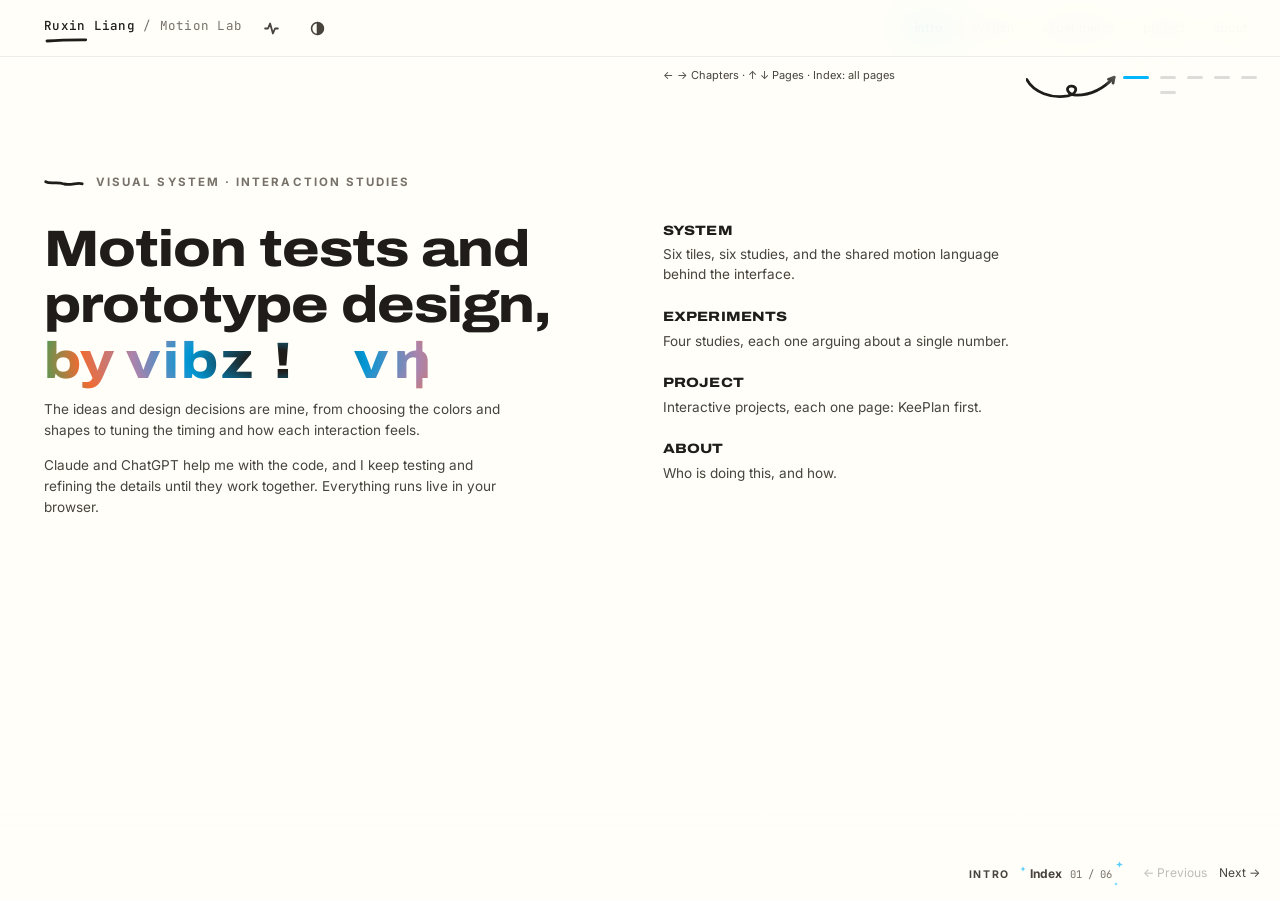
<file: index.html>
<!DOCTYPE html>
<html lang="en">
<head>
<meta charset="utf-8">
<meta name="viewport" content="width=device-width, initial-scale=1, viewport-fit=cover">
<title>Ruxin Liang — Motion Lab</title>
<meta name="description" content="A visual system drawn from formulas, four interaction studies, and KeePlan: a live thirteen-screen prototype. Everything is drawn in code and runs live in the browser.">
<link rel="icon" href="assets/favicon.ico?v=3">
<link rel="apple-touch-icon" href="assets/apple-touch-icon.png">
<!-- Held invisible until the fonts and the first mount are in, then faded in once:
     the page used to paint with fallback fonts, re-flow when each webfont arrived and
     build eight canvases in the same breath, which read as a stutter. A timer in
     site.js releases it regardless, so a slow font can never keep the page hidden. -->
<style>html.booting body{opacity:0}html.booted body{transition:opacity .6s cubic-bezier(.2,.7,.2,1)}html.ready body{opacity:1;transition:none}</style>
<script>document.documentElement.classList.add('has-js');document.documentElement.classList.add('booting');setTimeout(function(){document.documentElement.classList.remove('booting')},3500)</script>
<meta name="theme-color" content="#ffffff">
<meta name="robots" content="noindex">
<link rel="preconnect" href="https://fonts.googleapis.com">
<link rel="preconnect" href="https://fonts.gstatic.com" crossorigin>
<link rel="preconnect" href="https://api.fontshare.com" crossorigin>
<!-- the KeePlan wordmark only: identified by tracing her own artwork and
     comparing shapes against fifteen candidates (Montserrat 800 at -.02em,
     IoU .854; Inter Tight 800 was .853, and the genre decided it) -->
<link rel="stylesheet"
      href="https://fonts.googleapis.com/css2?family=Montserrat:wght@800&display=swap">
<link rel="stylesheet" href="assets/site.css?v=229">
<link rel="stylesheet" href="assets/labs.css?v=20261005">
<link rel="stylesheet" href="assets/keeplan.css?v=213">
<link rel="stylesheet" href="assets/handdrawn-refinement.css?v=49">
<link rel="stylesheet" href="assets/site-reel.css?v=14">
<!-- Quicksand, the Blur orbit study's numeral face -->
<link rel="stylesheet" href="https://fonts.googleapis.com/css2?family=Quicksand:wght@300..700&display=swap">
<script src="assets/theme.js?v=200"></script>
<script src="assets/type.js?v=199"></script>
</head>
<body>

<a class="skip" href="#/system">Skip to the work</a>

<header class="nav">
  <div class="nav__in wrap">
    <a class="nav__name" href="#/intro">Ruxin Liang <span>/ Motion Lab</span></a>
    <button class="iconbtn" id="motion" type="button" aria-pressed="false"
            title="Reduce motion" aria-label="Reduce motion">
      <svg viewBox="0 0 24 24" aria-hidden="true">
        <path d="M3 12h4l3-7 4 14 3-7h4"/>
      </svg>
    </button>
  </div>
</header>

<main class="deck" id="deck">
  <div class="deck__canvas">

    <!-- intro ---------------------------------------------------------- -->
    <section class="chapter" data-chapter="intro">
      <article class="page page--intro">
        <div class="wrap hero">
          <span class="eyebrow">Visual system · Interaction studies</span>
          <h1>Motion tests and prototype design, <em>by <span class="vc">vibe coding</span><span class="vc-dot">.</span></em></h1>
          <div class="lead">
            <p>The ideas and design decisions are mine, from choosing the colors and shapes to tuning the timing and how each interaction feels.</p>
            <p>Claude and ChatGPT help me with the code, and I keep testing and refining the details until they work together. Everything runs live in your browser.</p>
          </div>

          <nav class="guide" aria-label="What each chapter studies">
            <a href="#/system"><b>System</b><span>Six tiles, six studies, and the
              shared motion language behind the interface.</span></a>
            <a href="#/experiments"><b>Experiments</b><span>Four studies, each one
              arguing about a single number.</span></a>
            <a href="#/project"><b>Project</b><span>Interactive projects, each one page: KeePlan first.</span></a>
            <a href="#/about"><b>About</b><span>Who is doing this, and how.</span></a>
          </nav>

          <div class="doodle">
            <!-- Redrawn over her own red mark on the screenshot: it enters
                 high on the right, sweeps left, ties the loop, then drops
                 almost vertically and the head points STRAIGHT DOWN at the
                 marks rather than sideways at them. The box went from 250x118
                 to 230x215, which is the whole point: the old one was a flat
                 flick, and what it had to say was "down there". -->
            <svg class="doodle__down" viewBox="0 0 230 215" aria-hidden="true">
              <path class="doodle__line" pathLength="1"
                    d="M222 14C186 3 146 11 120 35
                       95 57 88 95 108 101
                       128 107 138 73 116 61
                       98 51 76 67 64 93
                       50 125 42 165 38 194"/>
              <!-- smaller: the head is the full stop, not the sentence -->
              <path class="doodle__head" pathLength="1" d="M26 181 38 200 51 182"/>
              <path class="doodle__spark" pathLength="1"
                    d="M168 46v11M163 51h11M192 74l5 5M197 74l-5 5"/>
            </svg>
            <!-- Drawn from her sketch on the screenshot: out of the right edge
                 of the caption, a dip, one small loop, and up into the mark.
                 Sideways, because the matrix is now level with the text
                 rather than below it. The box is cut so the head's tip is the
                 right edge, which lets the CSS put the tip on the matrix with
                 one number. -->
            <svg class="doodle__across" viewBox="0 0 240 80" aria-hidden="true">
              <path class="doodle__line" pathLength="1"
                    d="M2 20C20 55 70 72 112 64
                       140 58 138 36 120 38
                       104 40 110 62 136 62
                       176 62 212 40 236 14"/>
              <path class="doodle__head" pathLength="1" d="M220.9 19.4 236 14 233.2 29.7"/>
            </svg>
            <p class="doodle__t">← → Chapters · ↑ ↓ Pages · Index: all pages</p>
          </div>
        </div>
      </article>
    </section>

    <!-- system --------------------------------------------------------- -->
    <section class="chapter" data-chapter="system">
      <article class="page page--top">
        <div class="wrap">
          <div class="section__head">
            <h2>Creative coding</h2>
            <p>
              Four studies, drawn live in code, each on its own loop. Tap a study to open it large.
            </p>
          </div>
          <div class="reel-tokens">
            <div class="tokens" id="tokens">
            </div>
          </div>
          <!-- the same studies as plain text, for readers and tools that do not run scripts -->
          <ul class="js-fallback">
            <li><b>Blur orbit, weight</b> (5.00 s loop). A 26, the blurred side bolder: 400 where it is sharp, 700 where it is softest.</li>
            <li><b>Gradient</b> (6.30 s loop). Two cones of light meet as a bow tie and fill the frame, seen through fluted glass.</li>
            <li><b>Colour room</b> (6.24 s loop). A corridor of colour that keeps moving forward into its opening, after Clemens Mako.</li>
            <li><b>Colour field</b> (12.00 s loop). A card of light on a deep blue, its side lights travelling round it.</li>
          </ul>
        </div>
      </article>
      <article class="page">
        <div class="wrap">
          <div class="section__head">
            <h2>Visual system</h2>
            <p>
              Six tiles, six studies. Colour is interpolated in linear light,
              so a ramp keeps its weight through the middle instead of going
              grey. Explore a tile to see its rule and response.
            </p>
          </div>
          <div class="bento" id="bento"></div>
          <ul class="js-fallback">
            <li><b>Motion</b>. A family of logistic curves. Tap to drop a shape, hold to see its colour, drag to throw it.</li>
            <li><b>Color</b>. Three colours, nested, no edges: a ramp built by smoothstep. Pick a theme from the swatches.</li>
            <li><b>Icon</b>. Icons drawn as dots on a honeycomb, each dot sized by how much of the icon covers it (r = pitch · coverage). Click for the next icon.</li>
            <li><b>Halftone</b>. A word set in halftone dots. Click to type your own.</li>
            <li><b>Gesture</b>. A lattice of dots bent by a gaussian under the pointer; one hidden dot is given away by the field (Δh · e^(-d² / 2σ²)).</li>
            <li><b>Rain</b>. Rain on a slab in isometric view. Move the pointer for wind, tap for more rain.</li>
          </ul>
        </div>
      </article>

    </section>

    <!-- experiments ---------------------------------------------------- -->
    <section class="chapter" data-chapter="experiments">
      <article class="page">
        <div class="wrap">
          <div class="section__head">
            <h2>Experiments, one to four</h2>
            <p>Live and interactive. Play with them here, or open one for the notes.</p>
          </div>
          <ul class="js-fallback">
            <li><b>01 Three days as one colour</b>. Can yesterday, today and tomorrow read as one ramp and still leave you standing in today? Live New York weather from Open-Meteo.</li>
            <li><b>02 Spring in a segmented control</b>. How much overshoot can a small control take before it reads as sloppy? 320 ms on a spring.</li>
            <li><b>03 A field of shapes</b>. How much can a surface change under the pointer before it stops being one surface?</li>
            <li><b>04 The button holds the wait</b>. Where should a one second wait live, in the button or on the page?</li>
          </ul>
          <div class="grid" data-labs="0-3">
            <noscript>
              <p style="color:var(--ink-2)">
                The tiles and the experiments are drawn with JavaScript, so this
                page needs it on.
              </p>
            </noscript>
          </div>
        </div>
      </article>
    </section>

    <!-- project: an index, then one scrolling page per project ----------- -->
    <section class="chapter" data-chapter="project">
      <article class="page page--top page--doc page--projects">
        <div class="wrap">
        <section class="section" id="projects" data-accent="azure">
          <div class="section__head" data-kicker="Case studies">
            <h2>Projects</h2>
            <p>Interactive projects. Pick one to open it; close it whenever you like.</p>
          </div>
          <div class="pcards">
            <a class="pcard" href="#/project/keeplan" data-case="keeplan">
              <span class="pcard__art pcard__art--keeplan" aria-hidden="true"></span>
              <span class="pcard__body">
                <span class="pcard__n">01</span>
                <span class="pcard__t">KeePlan</span>
                <span class="pcard__d">A planner for people who know what to do and cannot start. Research, decisions and a live thirteen-screen prototype.</span>
                <span class="pcard__tags"><b>Prototype</b><b>Research</b><b>Mobile</b></span>
              </span>
            </a>
          </div>
        </section>
        </div>
      </article>




    </section>

    <!-- about ---------------------------------------------------------- -->
    <section class="chapter" data-chapter="about">
      <article class="page">
        <div class="wrap">
          <div class="section__head"><h2>About</h2></div>
          <div class="about">
            <p>I’m Ruxin Liang, a 3D artist working in design and look development. You can explore my work through the links below.</p>
            <p>Alongside my 3D practice, I’m curious about AI, motion, and UI/UX, how they connect, what I can make with them, and how far I can take my design work.</p>
            <p>This lab is my workspace for building UI/UX prototypes, trying out motion studies, and exploring how AI can fit into my creative workflow. It’s a place to develop ideas, share what I’m working on, and see where it goes. If something here sparks an idea, I’d love to hear it.</p>
            <div class="links">
              <a class="btn" href="https://www.behance.net/ruxin-liang" target="_blank" rel="noopener">
                Portfolio on Behance
              </a>
              <a class="btn btn--ghost" href="https://ruxin.art" target="_blank" rel="noopener">
                ruxin.art
              </a>
              <a class="btn btn--ghost" href="https://www.linkedin.com/in/ruxinliang" target="_blank" rel="noopener">
                LinkedIn
              </a>
              <a class="btn btn--ghost" href="https://github.com/ruxinliang-dev" target="_blank" rel="noopener">
                GitHub
              </a>
            </div>
            <div class="tally" id="tally" aria-label="What the site is made of"></div>

          </div>
        </div>
      </article>
    </section>

  </div>
</main>

    <!-- project pages: they open over the deck, so a long one can be closed at any moment -->
    <div class="casesheets">
      <div class="casesheet" id="case-keeplan" role="dialog" aria-modal="true" aria-label="KeePlan" hidden>
        <div class="casesheet__bar">
          <button class="casesheet__close" type="button" aria-label="Close KeePlan"><svg viewBox="0 0 24 24" aria-hidden="true"><path d="M6 6l12 12M18 6 6 18"/></svg><span>Close</span></button>
          <span class="casesheet__t">KeePlan</span>
        </div>
        <div class="casesheet__scroll">
      <article class="page page--top page--doc page--case page--sheet" data-project="keeplan">
        <div class="wrap">
        <section class="phero">
          <span class="eyebrow">Human-centered project · KeePlan</span>
          <h1>Designing for the <em>Human.</em></h1>
          <p>
            KeePlan helps people who know what they should be doing and cannot start.
            Three rounds of interviews and surveys, an empathy map, an affinity
            diagram, three research personas and thirteen screens. Walk the flow below in the
            order a new user meets it, then read where each decision came from.
            Nothing on this page is a picture of an interface.
          </p>
          <dl class="facts">
            <div><dt>Screens</dt><dd>13, in flow order</dd></div>
            <div><dt>Research</dt><dd>3 rounds; 6 initial interviewees</dd></div>
            <div><dt>Icons</dt><dd><span id="iconcount">35</span>, drawn in code</dd></div>
            <div><dt>Images</dt><dd>None</dd></div>
            <div><dt>Palette</dt><dd>Blue to cyan</dd></div>
          </dl>
          <div class="doodle doodle--down">
            <svg viewBox="0 0 120 92" aria-hidden="true">
              <path class="doodle__line" pathLength="1"
                    d="M6 8C30 4 62 14 74 36 82 51 82 68 79 86"/>
              <path class="doodle__head" pathLength="1" d="M68 70 79 87 90 71"/>
            </svg>
            <p class="doodle__t">
              <b>Thirteen screens, one page down.</b>
              The research each one came out of is under that.
            </p>
          </div>
        </section>
        <nav class="pnav" aria-label="On this page"><div class="pnav__row"><a href="#kp" data-scroll>Prototype</a><a href="#question" data-scroll>Question</a><a href="#research" data-scroll>Research</a><a href="#decision" data-scroll>Decision</a><a href="#people" data-scroll>Personas</a><a href="#design" data-scroll>Design</a><a href="#validation" data-scroll>Validation</a><a href="#motion-spec" data-scroll>Motion</a></div></nav>
        <div class="page--flow page--flow--inline">
        <section class="section" id="flow" data-accent="azure">
          <div class="section__head" data-kicker="Hi-fi prototype">
            <h2>The flow</h2>
            <p>
              Pick a step, or use Next. The screens are live: check a topic, create a
              task, join an event, hide a profile field.
            </p>
          </div>
          <div class="kp" id="kp"></div>
        </section>
        </div>
        <section class="section" id="question" data-accent="yellow">
          <div class="section__head" data-kicker="Needfinding">
            <h2>The design question</h2>
            <p>Needfinding began with observation, and two words: plan and task.</p>
          </div>
        
          <div class="prose">
            <p>
              The project began with young people who wanted to explore new interests but felt
              held back by family expectations and employment pressure. What makes <b>taking the first step</b> feel difficult?
            </p>
            <p>
              I interviewed six people using open-ended questions about plans and tasks.
              I recorded their responses and organised the answers in Google Forms
              to understand their needs before proposing a solution.
            </p>
        
            <h3>The conflict point</h3>
            <p>
              Interviewees valued planning but struggled to begin. <b>Fear of leaving a task unfinished</b> could make them feel frustrated before they started.
            </p>
        
            <h3>The problem</h3>
            <p>
              Participants described pressure from family, friends and their wider environment.
              These pressures accumulated and made it harder to feel motivated.
            </p>
            <p>
              Some connected this loss of confidence to repeated setbacks. They wanted a way
              to regain confidence and try again.
            </p>
          </div>
        
          <div class="notes" style="margin-top:34px">
            <div class="note">
              <span class="src">Empathy map · what they think</span>
              <h3>The load is already inside</h3>
              <ul>
                <li>Confused about what to do when they wake up every day</li>
                <li>Too much content in their head, and no way to arrange it</li>
                <li>One thing left unfinished drains the motivation for everything else</li>
                <li>Anxious about the future of their life</li>
              </ul>
            </div>
            <div class="note">
              <span class="src">Empathy map · what they see and hear</span>
              <h3>And the comparison is constant</h3>
              <ul>
                <li>The people around them know when to do things</li>
                <li>A supervisor or professor asking for a task as soon as possible</li>
                <li>Friends posting travel photos, with hobbies and full days</li>
                <li>Family encouraging them to improve their living conditions</li>
              </ul>
            </div>
            <div class="note">
              <span class="src">Empathy map · analysis</span>
              <h3>What that adds up to</h3>
              <p>
              The empathy map linked pressure to high expectations, comparison and little room
              for mistakes. Seeing other people appear successful could make participants
              feel further behind.
            </p>
              <p>
              This suggested a direction: help people explore an interest <b>beyond the immediate setback</b>, at a pace they can choose.
            </p>
            </div>
          </div>
        </section>
        <section class="section" id="research" data-accent="azure">
          <div class="section__head" data-kicker="Interviews and surveys">
            <h2>What the research found</h2>
            <p>
              Two follow-up rounds used Google Forms and SurveyMonkey. Six people took
              part in the initial interviews; the later rounds also included new participants.
            </p>
          </div>
        
          <div class="figs">
            <div><b>65%</b><span>of respondents were women</span></div>
            <div><b>18–35</b><span>undergraduates and graduates</span></div>
            <div><b>~0</b><span>reported no anxiety at all</span></div>
            <div><b>half</b><span>described theirs as severe</span></div>
            <div><b>6</b><span>initial interviewees</span></div>
          </div>
        
          <div class="notes" style="margin-top:20px">
            <div class="note">
              <span class="src">Sources of stress</span>
              <h3>Five named causes</h3>
              <ul>
                <li>Peer competitiveness</li>
                <li>Employment pressure</li>
                <li>Financial situation</li>
                <li>Satisfaction with results</li>
                <li>Family pressure</li>
              </ul>
              <p>
              Participants described work as more uncertain than study. Alongside practical
              concerns, <b>their own and other people's expectations</b> added pressure.
            </p>
            </div>
        
            <div class="note">
              <span class="src">De-stressing</span>
              <h3>How participants take a break</h3>
              <p>
              Participants most often described talking with close family and friends, followed
              by activities they enjoyed, such as music, games and sport.
            </p>
              <p>
              Travel and counselling felt less accessible in their routines. They described
              <b>fresh experiences</b>, from a new place to a gift or fresh air, as refreshing.
            </p>
            </div>
        
            <div class="note">
              <span class="src">Visual tendency</span>
              <h3>What they want to look at</h3>
              <p>
              Participants preferred sharing interests over personal details. An avatar and a few
              interests felt sufficient to begin a conversation.
            </p>
              <p>
              They wanted simple interfaces that took little effort to learn, with a
              <b>bright environment</b> and a preference for light green and white.
            </p>
            </div>
          </div>
        </section>
        <section class="section" id="decision" data-accent="orange">
          <div class="section__head" data-kicker="Point of view">
            <h2>The decision the project turned on</h2>
            <p>Point of view, and the solution I did not build.</p>
          </div>
        
          <div class="prose">
            <p>
              The research informed a scenario: <b>a 26-year-old between jobs</b> after an internship, facing financial pressure and family expectations.
            </p>
            <p>
              A job-finding app was one possible response. I chose to explore a broader need
              raised in the interviews: finding space to recover and try something new.
            </p>
            <p>
              Finding work might address an immediate concern, but the interviews also pointed
              to emotional pressure and uncertainty. <b>A job alone</b> would not necessarily resolve the other pressures in this scenario.
            </p>
            <p>
              I focused on everyday opportunities to explore interests and connect with others.
              This gave the project a manageable scope without promising to solve every
              source of pressure.
            </p>
            <p>
              The question became: how might we help people <b>regain their interest in daily life</b>?
              KeePlan brings task lists and reminders together with interest-based events.
              Local discovery by zip code remains part of the proposed concept.
            </p>
          </div>
        </section>
        
        <section class="section" id="goals" data-accent="yellow">
          <div class="section__head" data-kicker="Design goals">
            <h2>Design goals</h2>
            <p>Relieve stress and plan. Seven goals, straight out of the brief.</p>
          </div>
        
          <div class="goals">
            <div class="goal">
              <svg viewBox="0 0 24 24" aria-hidden="true"><path d="M5 12.6 10 17.6 19 6.8"/></svg>
              <span>Help users get a safe and friendly social experience</span>
            </div>
            <div class="goal">
              <svg viewBox="0 0 24 24" aria-hidden="true"><path d="M5 12.6 10 17.6 19 6.8"/></svg>
              <span>Provide a space that helps with planning</span>
            </div>
            <div class="goal">
              <svg viewBox="0 0 24 24" aria-hidden="true"><path d="M5 12.6 10 17.6 19 6.8"/></svg>
              <span>Create a platform for developing interest activities</span>
            </div>
            <div class="goal">
              <svg viewBox="0 0 24 24" aria-hidden="true"><path d="M5 12.6 10 17.6 19 6.8"/></svg>
              <span>Provide a space that is private, safe and comfortable</span>
            </div>
            <div class="goal">
              <svg viewBox="0 0 24 24" aria-hidden="true"><path d="M5 12.6 10 17.6 19 6.8"/></svg>
              <span>Create a platform for trying new things</span>
            </div>
            <div class="goal">
              <svg viewBox="0 0 24 24" aria-hidden="true"><path d="M5 12.6 10 17.6 19 6.8"/></svg>
              <span>Help users reduce stress by engaging in activities</span>
            </div>
            <div class="goal">
              <svg viewBox="0 0 24 24" aria-hidden="true"><path d="M5 12.6 10 17.6 19 6.8"/></svg>
              <span>Provide a calendar with reminders for events</span>
            </div>
          </div>
        
          <div class="notes" style="margin-top:20px">
            <div class="note">
              <span class="src">Keys</span>
              <h3>How privacy is meant to work</h3>
              <p>
                Users are authenticated when they register, and after that everything
                another user can see is under their control. Apart from an avatar and
                a personal description, every field can be hidden. The design intent is that joining an event does not automatically reveal
                additional personal details; the live demo illustrates the visibility controls.
              </p>
              <p>
                People who want to try socialising can meet others with the same
                hobbies through events. People who do not want the added pressure can
                still take new information from the feed. The platform builds social relationships indirectly and gives people <b>the right to choose</b>.
              </p>
            </div>
            <div class="note">
              <span class="src">Design priorities · Maslow</span>
              <h3>Where it sits</h3>
              <svg class="pd-fig" viewBox="0 0 260 150" role="img"
                   aria-label="Maslow's hierarchy with self-actualization and belonging marked">
                <polygon points="72,8 82.5,32.6 61.5,32.6" fill="var(--c1)"/>
                <polygon points="60.6,34.8 83.4,34.8 93.8,59.5 50.2,59.5" fill="var(--c1)" opacity=".30"/>
                <polygon points="49.2,61.7 94.8,61.7 105.2,86.3 38.8,86.3" fill="var(--c1)" opacity=".74"/>
                <polygon points="37.8,88.5 106.2,88.5 116.6,113.2 27.4,113.2" fill="var(--c1)" opacity=".18"/>
                <polygon points="26.5,115.4 117.5,115.4 128.0,140.0 16.0,140.0" fill="var(--c1)" opacity=".10"/>
                <g class="pd-fig__tick">
                  <line x1="82.2" y1="20.3" x2="136" y2="20.3"/>
                  <line x1="93.6" y1="47.2" x2="136" y2="47.2"/>
                  <line x1="105.0" y1="74.0" x2="136" y2="74.0"/>
                  <line x1="116.4" y1="100.8" x2="136" y2="100.8"/>
                  <line x1="127.8" y1="127.7" x2="136" y2="127.7"/>
                </g>
                <text x="142" y="20.3" dy=".34em">Self-actualization</text>
                <text x="142" y="47.2" dy=".34em" class="pd-fig__off">Esteem</text>
                <text x="142" y="74.0" dy=".34em">Love and belonging</text>
                <text x="142" y="100.8" dy=".34em" class="pd-fig__off">Safety</text>
                <text x="142" y="127.7" dy=".34em" class="pd-fig__off">Physiological</text>
              </svg>
              <p>
                <b>Self-actualization.</b> To provide a place where people can express
                their creativity, satisfy their desire to explore new things, and
                release their accumulated stress.
              </p>
              <p>
                <b>Love and belonging.</b> To help people make friends with others who
                share the same preferences, gently, on a social platform.
              </p>
            </div>
            <div class="note">
              <span class="src">Target group</span>
              <h3>Who it is for</h3>
              <svg class="pd-fig" viewBox="0 0 260 150" role="img"
                   aria-label="Main audience at the centre, secondary audience around it">
                <circle cx="130" cy="75" r="66" fill="var(--c1)" opacity=".12"/>
                <circle cx="130" cy="75" r="43" fill="var(--c1)" opacity=".26"/>
                <circle cx="130" cy="75" r="23" fill="var(--c1)"/>
                <text x="130" y="20.5" dy=".34em" text-anchor="middle" class="pd-fig__off">Parents</text>
                <text x="130" y="42" dy=".34em" text-anchor="middle">Workers</text>
                <text x="130" y="69.5" dy=".34em" text-anchor="middle" class="pd-fig__in">Students</text>
                <text x="130" y="80.5" dy=".34em" text-anchor="middle" class="pd-fig__in">Jobless</text>
                <text x="130" y="108" dy=".34em" text-anchor="middle">Travellers</text>
                <text x="130" y="129.5" dy=".34em" text-anchor="middle" class="pd-fig__off">Fitness, family</text>
              </svg>
              <p><b>Main audience.</b> Young people, students, people between jobs,
                workers and travellers. These are the people the program is for and
                they have the largest effect on it.</p>
              <p><b>Secondary.</b> Parents, families, fitness people. They affect the
                project, less so.</p>
            </div>
          </div>
        </section>
        <section class="section" id="people" data-accent="yellow">
          <div class="section__head" data-kicker="Personas">
            <h2>Personas</h2>
            <p>Six. Three from the interview rounds, three written to cover cases
              those rounds did not reach.</p>
          </div>
        
          <div class="people">
            <div class="person">
              <span class="persona-source">Research persona</span>
              <h3>Hailey</h3>
              <div class="meta">25 · Graduate student · United States · IT</div>
              <q>I hope to communicate with more students who share the same hobby or
                course.</q>
              <p>
                Just started graduate school. The epidemic stopped her talking to
                classmates face to face, which left her lonely and helpless in her
                studies and her life.
              </p>
              <div class="pains">
                <span>Limited offline courses</span><span>Academic anxiety</span>
                <span>Lack of social opportunity</span><span>Unfamiliar surroundings</span>
                <span>Missing family</span>
              </div>
            </div>
        
            <div class="person">
              <span class="persona-source">Research persona</span>
              <h3>Greyson</h3>
              <div class="meta">28 · Between jobs · United Kingdom · Finance</div>
              <q>I did not know how to release the stress of looking for a job, and I
                did not want to work in the wrong place.</q>
              <p>
                Six months out of graduate school and a month past the end of an
                internship. Anxious about finding work, short on good opportunities,
                disappointed and on edge about it.
              </p>
              <div class="pains">
                <span>Cannot sleep with anxiety</span><span>Low efficacy</span>
                <span>Financial pressure from family</span>
                <span>Nobody in the same situation to talk to</span>
              </div>
            </div>
        
            <div class="person">
              <span class="persona-source">Research persona</span>
              <h3>Madeline</h3>
              <div class="meta">30 · UX designer · United States · Psychology</div>
              <q>I wanted to find more excitement for my life, and now I feel bored
                and calm most of the time.</q>
              <p>
                Bored by a routine without surprises. She enjoys trips, and travelling
                creates its own stress because of her job and her dog, starting with
                where to leave him safely.
              </p>
              <div class="pains">
                <span>Repetitive work</span><span>Being confined</span>
                <span>The same old life</span><span>Distant from family</span>
                <span>Spending too much money</span>
              </div>
            </div>

            <div class="person">
              <span class="persona-source">Hypothetical extension</span>
              <h3>Devon</h3>
              <div class="meta">24 &middot; Night-shift nurse &middot; Canada &middot; Nursing</div>
              <q>Everyone I know is asleep when I am free. My weekend is a Tuesday.</q>
              <p>
                Works rotating nights. On paper he has both the time and the energy,
                just never at the hours anything is happening, so plans get made and
                then quietly dropped.
              </p>
              <div class="pains">
                <span>Opposite schedule</span><span>Plans fall through</span>
                <span>No weekday company</span><span>Sleep debt</span>
                <span>Lives alone</span>
              </div>
            </div>

            <div class="person">
              <span class="persona-source">Hypothetical extension</span>
              <h3>Marisol</h3>
              <div class="meta">31 &middot; Remote developer &middot; Spain &middot; Software</div>
              <q>I have not left the flat in three days and technically nothing is
                wrong.</q>
              <p>
                Moved cities for a remote job and never found a reason to go outside.
                She knows exactly what she should be doing; the list is long and none
                of it has been started.
              </p>
              <div class="pains">
                <span>Works from bed</span><span>Empty calendar</span>
                <span>New city, no one in it</span><span>Weekends blur</span>
                <span>Starts nothing</span>
              </div>
            </div>

            <div class="person">
              <span class="persona-source">Hypothetical extension</span>
              <h3>Theo</h3>
              <div class="meta">22 &middot; Final-year student &middot; Australia &middot; Architecture</div>
              <q>I plan the whole week on Sunday and abandon it by Tuesday.</q>
              <p>
                Builds elaborate schedules and cannot keep one. He wants something
                that survives a bad day rather than a system that has to be started
                over every time he misses it.
              </p>
              <div class="pains">
                <span>Restarts every week</span><span>All or nothing</span>
                <span>Deadline panic</span><span>Guilt about resting</span>
                <span>App fatigue</span>
              </div>
            </div>
          </div>
        </section>
        <section class="section" id="design" data-accent="orange">
          <div class="section__head" data-kicker="Design rationale">
            <h2>Design decisions</h2>
            <p>Make the first step feel possible, then let people choose how far to go.</p>
          </div>
          <div class="prose">
            <p>The interviews exposed a contradiction: people valued planning, yet feared
              failing at the plans they made. The affinity work also connected that pressure
              to comparison, isolation and repetitive routines. I chose to bring
              small plans, shared interests and control over personal information
              into <b>one product</b>. Each serves a different part of the same starting problem.</p>
          </div>
          <div class="notes rationale">
            <div class="note decision-card">
              <span class="src">01 · Interviews &amp; empathy map</span>
              <h3>Keep the next action close</h3>
              <p class="decision-takeaway">Put one manageable next step within reach.</p><figure class="decision-example"><div class="decision-ui"><div class="decision-ui__top">Home <span class="decision-ui__action">+ Add task</span></div><div class="decision-ui__row"><span>Current task</span><span class="decision-ui__check">○</span></div><div class="decision-ui__row"><span>Reminder</span><span>Today</span></div></div><figcaption>Interface schematic · simplified from the prototype</figcaption></figure><div class="decision-response"><p><b>Design response.</b> The Home screen puts current tasks beside reminders,
                with a persistent add action. Calendar and Reminder provide another way
                back to a plan, so remembering it does not depend on holding it in mind.</p></div><details class="case-details decision-evidence"><summary><svg class="case-details__arrow" viewBox="0 0 28 28" aria-hidden="true" focusable="false"><path d="M13.1 4.1C11.9 9.3 15.4 14.3 13.5 23.1M5.7 15.3C8.2 17.1 10.8 20.2 13.5 23.1C16.8 20.8 19.2 17.9 22.1 15.8"/></svg><span>Research &amp; trade-offs</span></summary><div class="case-details__body"><p><b>What I heard.</b> People wanted a quick way to record things, while an
                unfinished task could drain their motivation for everything else.</p><p><b>Trade-off.</b> A planner can become another source of obligation.
                The next test should check whether someone can add one manageable task
                without feeling they must organise their whole week.</p></div></details></div>
            <div class="note decision-card">
              <span class="src">02 · De-stressing &amp; affinity analysis</span>
              <h3>Let an interest start the conversation</h3>
              <p class="decision-takeaway">Start with a shared activity, then let a conversation follow.</p><figure class="decision-example"><div class="decision-ui"><div class="decision-ui__top">Events</div><div class="decision-ui__row"><strong>Shared activity</strong><span>Interest first</span></div><div class="decision-ui__steps"><span>Browse</span><span aria-hidden="true">→</span><span>Join</span><span aria-hidden="true">→</span><span>Message</span></div></div><figcaption>Interface schematic · simplified from the prototype</figcaption></figure><div class="decision-response"><p><b>Design response.</b> Events centres the activity before the person.
                Someone can browse, express interest or join; messages then provide
                a place to coordinate with another person.</p></div><details class="case-details decision-evidence"><summary><svg class="case-details__arrow" viewBox="0 0 28 28" aria-hidden="true" focusable="false"><path d="M13.1 4.1C11.9 9.3 15.4 14.3 13.5 23.1M5.7 15.3C8.2 17.1 10.8 20.2 13.5 23.1C16.8 20.8 19.2 17.9 22.1 15.8"/></svg><span>Research &amp; trade-offs</span></summary><div class="case-details__body"><p><b>What I heard.</b> Participants described familiar people, enjoyable
                activities and fresh experiences as ways they took a break from pressure.</p><p><b>Trade-off.</b> More invitations can add social pressure. Activity intensity
                labels are a design hypothesis for making the choice easier on a low-energy
                day; their usefulness still needs testing.</p></div></details></div>
            <div class="note decision-card">
              <span class="src">03 · Privacy preferences &amp; design goals</span>
              <h3>Make disclosure a choice</h3>
              <p class="decision-takeaway">Let people participate without disclosing every personal detail.</p><figure class="decision-example"><div class="decision-ui"><div class="decision-ui__top">Edit Profile</div><div class="decision-ui__row"><span>Interests</span><span class="decision-ui__state">Visible</span></div><div class="decision-ui__row"><span>Personal field</span><span class="decision-ui__state">Hidden</span></div></div><figcaption>Interface schematic · simplified from the prototype</figcaption></figure><div class="decision-response"><p><b>Design response.</b> Edit Profile gives each personal field a visibility
                control. Joining an activity and deciding what to disclose are separate
                choices in the proposed experience.</p></div><details class="case-details decision-evidence"><summary><svg class="case-details__arrow" viewBox="0 0 28 28" aria-hidden="true" focusable="false"><path d="M13.1 4.1C11.9 9.3 15.4 14.3 13.5 23.1M5.7 15.3C8.2 17.1 10.8 20.2 13.5 23.1C16.8 20.8 19.2 17.9 22.1 15.8"/></svg><span>Research &amp; trade-offs</span></summary><div class="case-details__body"><p><b>What I heard.</b> People preferred sharing interests to exposing personal
                details. The research treated privacy as part of feeling comfortable enough
                to participate.</p><p><b>Trade-off.</b> A visibility icon can be misunderstood. The prototype
                demonstrates the controls; a usability test should ask people to explain
                what another participant could see. Server-side privacy enforcement is
                outside this interface demo.</p></div></details></div>
            <div class="note decision-card">
              <span class="src">04 · Empathy map &amp; statistics concept</span>
              <h3>Show progress without a streak to protect</h3>
              <p class="decision-takeaway">Make progress readable without introducing a streak or ranking.</p><figure class="decision-example"><div class="decision-ui"><div class="decision-ui__top">Statistics</div><div class="decision-ui__stats"><div class="kp-wstat__card"><span class="kp-wstat__t">Weekly Stats</span><div class="kp-bigring" role="img" aria-label="Illustrative completion arc, two of five tasks complete"><svg viewBox="0 0 74 74" aria-hidden="true"><defs><linearGradient id="decision-progress-gradient"><stop stop-color="#0b5fd0"/><stop offset="1" stop-color="#00b6d4"/></linearGradient></defs><circle class="bg" cx="37" cy="37" r="30"/><circle class="fg" cx="37" cy="37" r="30" stroke-dasharray="75.4 188.5"/></svg><b>5</b></div></div><div class="kp-wstat__bar"><span><b>5</b><small>To do</small></span><span><b>2</b><small>Done</small></span><span><b>3</b><small>Left</small></span></div></div></div><figcaption>Interface schematic · illustrative counts</figcaption></figure><div class="decision-response"><p><b>Design response.</b> Statistics pairs a completion arc with explicit
                To do, Done and Left counts. It gives a readable summary without adding
                a streak or ranking against other people.</p></div><details class="case-details decision-evidence"><summary><svg class="case-details__arrow" viewBox="0 0 28 28" aria-hidden="true" focusable="false"><path d="M13.1 4.1C11.9 9.3 15.4 14.3 13.5 23.1M5.7 15.3C8.2 17.1 10.8 20.2 13.5 23.1C16.8 20.8 19.2 17.9 22.1 15.8"/></svg><span>Research &amp; trade-offs</span></summary><div class="case-details__body"><p><b>What I heard.</b> Comparison and high expectations were recurring
                pressures, while completing something could feel encouraging.</p><p><b>Trade-off.</b> Even a count of unfinished work can feel discouraging.
                Whether this presentation encourages a return after a missed day remains
                an open question.</p></div></details></div>
          </div>
        </section>

        <section class="section" id="validation" data-accent="yellow">
          <div class="section__head" data-kicker="Feedback &amp; iteration">
            <h2>What the feedback supports</h2>
            <p>Encouraging responses, with specific reasons to keep iterating.</p>
          </div>
          <div class="notes">
            <div class="note">
              <span class="src">Prototype questionnaire · 10 respondents</span>
              <h3>The idea was understood after an explanation</h3>
              <p>Nine of ten respondents said they understood the problem KeePlan
                addressed after listening to the <b>designer's explanation</b>; one was
                unsure. Seven chose the highest app rating and three chose the next highest.</p>
              <p>This supports interest in the concept. It does not establish that people
                can discover the flow unaided, complete tasks successfully or experience
                less stress in everyday use.</p>
            </div>
            <div class="note">
              <span class="src">Reported improvements · multiple selections allowed</span>
              <h3>Clarity needs a closer look</h3>
              <p>Three respondents flagged unclear type, one flagged visual colour and
                one flagged navigation. These counts describe overlapping responses,
                rather than separate groups.</p>
              <p>The interface response prioritises labelled navigation, a consistent
                type hierarchy and clear state feedback. A follow-up test should cover
                creating a task, joining an event and hiding a profile field without
                guidance, recording errors and participants' explanations.</p>
            </div>
          </div>
        </section>

        <section class="section" id="visual-decisions" data-accent="orange">
          <div class="section__head" data-kicker="Visual decisions">
            <h2>Clarity before decoration</h2>
            <p>A light surface and a restrained set of signals.</p>
          </div>
          <div class="prose">
            <p>The research favoured a bright environment and described a preference for
              light green and white. I kept the light surface and chose a blue-to-cyan
              accent for this interface. The accent is <b>my design choice</b>, not a colour preference established by the survey.</p>
            <p>Colour highlights actions and state; labels and numbers carry the meaning.
              Consistent icons support recognition across planning and events. The palette
              and typography still need evaluation in the complete interface, particularly
              given the feedback about legibility.</p>
          </div>
          <details class="case-details">
            <summary><svg class="case-details__arrow" viewBox="0 0 28 28" aria-hidden="true" focusable="false"><path d="M13.1 4.1C11.9 9.3 15.4 14.3 13.5 23.1M5.7 15.3C8.2 17.1 10.8 20.2 13.5 23.1C16.8 20.8 19.2 17.9 22.1 15.8"/></svg><span>Palette &amp; icons</span></summary>
            <div class="case-details__body">
              <div class="swatches">
                <span class="sw"><i style="background:#ffffff"></i><b>#ffffff</b><span>Surface</span></span>
                <span class="sw"><i style="background:#dbe9fb"></i><b>#dbe9fb</b><span>Soft</span></span>
                <span class="sw"><i style="background:#0b5fd0"></i><b>#0b5fd0</b><span>Brand</span></span>
                <span class="sw"><i style="background:#00b6d4"></i><b>#00b6d4</b><span>Cyan</span></span>
                <span class="sw"><i style="background:#0d1b2a"></i><b>#0d1b2a</b><span>Ink</span></span>
              </div>
              <p>The interface uses a shared set of SVG icons. Reusing their shapes across
                screens lets the same symbol keep its meaning when its colour or context changes.</p>
              <div class="iconwall" id="iconwall"></div>
            </div>
          </details>
        </section>

        <section class="section" id="motion-spec" data-accent="azure">
          <div class="section__head" data-kicker="Motion">
            <h2>Make state changes understandable</h2>
            <p>Feedback where the action happens.</p>
          </div>
          <div class="prose">
            <p>The create button moves through waiting and confirmation in the same place,
              so the person can follow the result of their action. A moving segment marker
              connects a selection to its content; brief screen transitions preserve a
              sense of direction.</p>
            <p>These are interaction choices to evaluate, rather than measured usability
              improvements. The reduced-motion option removes transitional movement while
              keeping the resulting state visible.</p>
          </div>
          <details class="case-details">
            <summary><svg class="case-details__arrow" viewBox="0 0 28 28" aria-hidden="true" focusable="false"><path d="M13.1 4.1C11.9 9.3 15.4 14.3 13.5 23.1M5.7 15.3C8.2 17.1 10.8 20.2 13.5 23.1C16.8 20.8 19.2 17.9 22.1 15.8"/></svg><span>Motion details</span></summary>
            <div class="case-details__body">
              <p>Durations and curves share the Motion Lab tokens. The create delay is
                simulated for this demo.</p>
              <dl class="spec">
                <dt>Screen change</dt><dd>16px slide + fade, var(--d-4), var(--e-out)</dd>
                <dt>Outgoing screen</dt><dd>14px, var(--d-3), var(--e-standard)</dd>
                <dt>Segment marker</dt><dd>var(--d-3), var(--e-spring), scaleX to 1.26</dd>
                <dt>Dashboard cards</dt><dd>420ms, 60ms stagger, var(--e-out)</dd>
                <dt>Create button</dt><dd>900ms simulated wait inside the button</dd>
                <dt>Statistics rings</dt><dd>var(--d-5), 120ms apart</dd>
                <dt>Activity bars</dt><dd>var(--d-5), 45ms stagger</dd>
                <dt>Toast</dt><dd>in var(--d-4), out var(--d-2), 2.4s hold</dd>
              </dl>
              <p>The segment marker draws on experiment 02, the create button on 04,
                the list entrance on 07 and the toast on 05.</p>
            </div>
          </details>
        </section>
        </div>
      </article>
        </div>
      </div>
    </div>
<script src="assets/art.js?v=20261005"></script>
<script src="assets/labs.js?v=20261005"></script>
<script src="assets/site.js?v=239"></script>
<script src="assets/gradient-study.js?v=117"></script>
<script src="assets/room-study.js?v=20"></script>
<script src="assets/field-study.js?v=22"></script>
<script src="assets/blur-orbit-study.js?v=36"></script>
<script src="assets/motion-token-cards.js?v=7"></script>
<script src="assets/keeplan.js?v=211"></script>
<script src="assets/pager.js?v=210"></script>
<script src="assets/disclosures.js?v=201"></script>
</body>
</html>
</file>
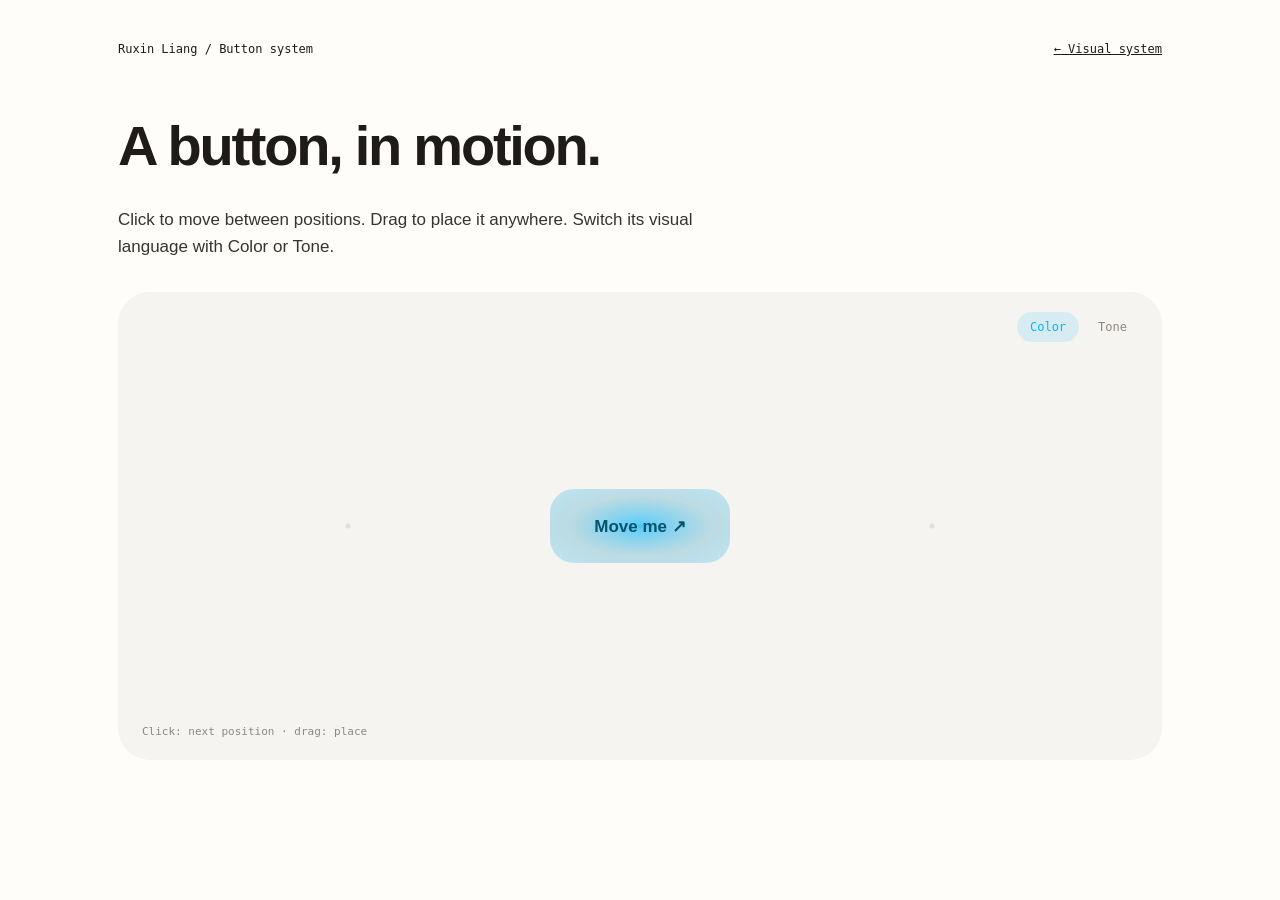
<file: button-system.html>
<!doctype html>
<html lang="en"><head><meta charset="utf-8"><meta name="viewport" content="width=device-width,initial-scale=1"><title>Button system — Ruxin Liang</title><link rel="stylesheet" href="assets/site.css?v=228"><style>
body{margin:0;background:var(--bg);color:var(--ink);font-family:var(--font)}main{max-width:1100px;margin:0 auto;padding:42px 28px}header{display:flex;justify-content:space-between;align-items:center;margin-bottom:48px;font:12px var(--mono)}a{color:inherit}h1{font-family:var(--font-display,var(--font));font-size:clamp(32px,5vw,56px);letter-spacing:-.04em;margin:0 0 18px;font-weight:800}p{color:var(--ink-2);font-size:17px;line-height:1.6;max-width:600px}.stage{height:clamp(320px,52vh,520px);position:relative;background:var(--surface);border-radius:32px;margin-top:32px;overflow:hidden}.modes{position:absolute;right:22px;top:20px;display:flex;gap:6px}.modes button{border:0;padding:8px 13px;border-radius:30px;font:12px var(--mono);color:var(--ink-3);background:transparent;cursor:pointer}.modes button[aria-pressed=true]{color:var(--c1);background:color-mix(in srgb,var(--c1) 12%,transparent)}.slot{position:absolute;top:50%;width:5px;height:5px;border-radius:50%;background:var(--ink-3);opacity:.2;transform:translate(-50%,-50%)}.demo{position:absolute;left:50%;top:50%;width:180px;height:74px;transform:translate(-50%,-50%);border:0;border-radius:24px;background:transparent;cursor:grab;touch-action:none;isolation:isolate;color:#00546f;font:600 17px var(--font);transition:left .75s cubic-bezier(.2,.8,.2,1),top .75s cubic-bezier(.2,.8,.2,1),scale .2s}.demo:focus-visible{outline:2px solid var(--c1);outline-offset:6px}.demo.down{scale:.96;cursor:grabbing}.demo.drag{transition:scale .2s}.demo svg{position:absolute;inset:0;width:100%;height:100%;z-index:-1;overflow:visible}.word{pointer-events:none}.caption{position:absolute;bottom:22px;left:24px;font:11px var(--mono);color:var(--ink-3)}.tone{display:none}.stage[data-mode=tone] .tone{display:block}.stage[data-mode=tone] .color{display:none}@media(prefers-reduced-motion:reduce){.demo{transition:none}}@media(max-width:500px){main{padding:24px 18px}.demo{width:140px;height:66px}.caption{max-width:220px;line-height:1.6}}
</style></head><body><main><header><span>Ruxin Liang / Button system</span><a href="index.html#/system/1">← Visual system</a></header><h1>A button, in motion.</h1><p>Click to move between positions. Drag to place it anywhere. Switch its visual language with Color or Tone.</p><div class="stage" data-mode="color"><div class="modes" aria-label="Button appearance"><button aria-pressed="true" data-mode="color">Color</button><button aria-pressed="false" data-mode="tone">Tone</button></div><i class="slot" style="left:22%"></i><i class="slot" style="left:50%"></i><i class="slot" style="left:78%"></i><button class="demo" aria-label="Move button to another position"><svg viewBox="0 0 180 74" preserveAspectRatio="none" aria-hidden="true"><defs><radialGradient id="mix" cx="50%" cy="50%" r="85%"><stop stop-color="#01b6ff" stop-opacity=".65"/><stop offset=".48" stop-color="#86c2d4" stop-opacity=".5"/><stop offset="1" stop-color="#01b6ff" stop-opacity=".10"/></radialGradient></defs><rect class="color" width="180" height="74" rx="24" fill="url(#mix)"/><g class="tone"></g></svg><span class="word">Move me ↗</span></button><span class="caption">Click: next position · drag: place</span></div></main><script>
const stage=document.querySelector('.stage'),button=document.querySelector('.demo'),gradient=document.querySelector('#mix'),tone=document.querySelector('.tone');let mode='color',slot=1,pressed=false,moved=false,start={x:0,y:0},origin={x:0,y:0},dots=[];
for(let row=0;row<19;row++)for(let col=0;col<45;col++){const x=col*4.3+(row%2)*2.15,y=row*3.72;if(x<3||x>177||y<3||y>71)continue;const dx=Math.max(24-x,0,x-156),dy=Math.max(24-y,0,y-50);if(dx*dx+dy*dy>21*21)continue;let c=document.createElementNS('http://www.w3.org/2000/svg','circle');c.setAttribute('cx',x);c.setAttribute('cy',y);c.setAttribute('r',1.15);c.setAttribute('fill','#01b6ff');c.setAttribute('opacity','.38');tone.appendChild(c);dots.push({c,x,y});}
function affect(e){let r=button.getBoundingClientRect(),x=(e.clientX-r.left)/r.width*180,y=(e.clientY-r.top)/r.height*74;gradient.setAttribute('cx',x/180*100+'%');gradient.setAttribute('cy',y/74*100+'%');dots.forEach(d=>{let f=Math.exp(-((d.x-x)**2+(d.y-y)**2)/1000);d.c.setAttribute('r',1.15*(1-.65*f));d.c.setAttribute('opacity',.38+.15*f);});}
document.querySelectorAll('.modes button').forEach(b=>b.onclick=()=>{mode=b.dataset.mode;stage.dataset.mode=mode;document.querySelectorAll('.modes button').forEach(v=>v.setAttribute('aria-pressed',v===b));});
button.addEventListener('pointerdown',e=>{pressed=true;moved=false;start={x:e.clientX,y:e.clientY};let a=stage.getBoundingClientRect(),b=button.getBoundingClientRect();origin={x:b.left+b.width/2-a.left,y:b.top+b.height/2-a.top};button.classList.add('down');button.setPointerCapture(e.pointerId);});
button.addEventListener('pointermove',e=>{affect(e);if(!pressed)return;let dx=e.clientX-start.x,dy=e.clientY-start.y;if(Math.hypot(dx,dy)>5)moved=true;if(!moved)return;button.classList.add('drag');let r=stage.getBoundingClientRect(),bw=button.offsetWidth/2;button.style.left=Math.max(bw+12,Math.min(r.width-bw-12,origin.x+dx))+'px';button.style.top=Math.max(110,Math.min(r.height-65,origin.y+dy))+'px';});
function release(){pressed=false;button.classList.remove('down','drag');}
button.addEventListener('pointerup',release);button.addEventListener('pointercancel',()=>{moved=true;release();});button.addEventListener('click',()=>{if(moved)return;slot=(slot+1)%3;button.style.left='clamp('+ (button.offsetWidth/2+12)+'px,'+[22,50,78][slot]+'%,calc(100% - '+(button.offsetWidth/2+12)+'px))';button.style.top='50%';});button.addEventListener('pointerleave',()=>{gradient.setAttribute('cx','50%');gradient.setAttribute('cy','50%');dots.forEach(d=>{d.c.setAttribute('r',1.15);d.c.setAttribute('opacity','.38');});});
</script></body></html>
</file>
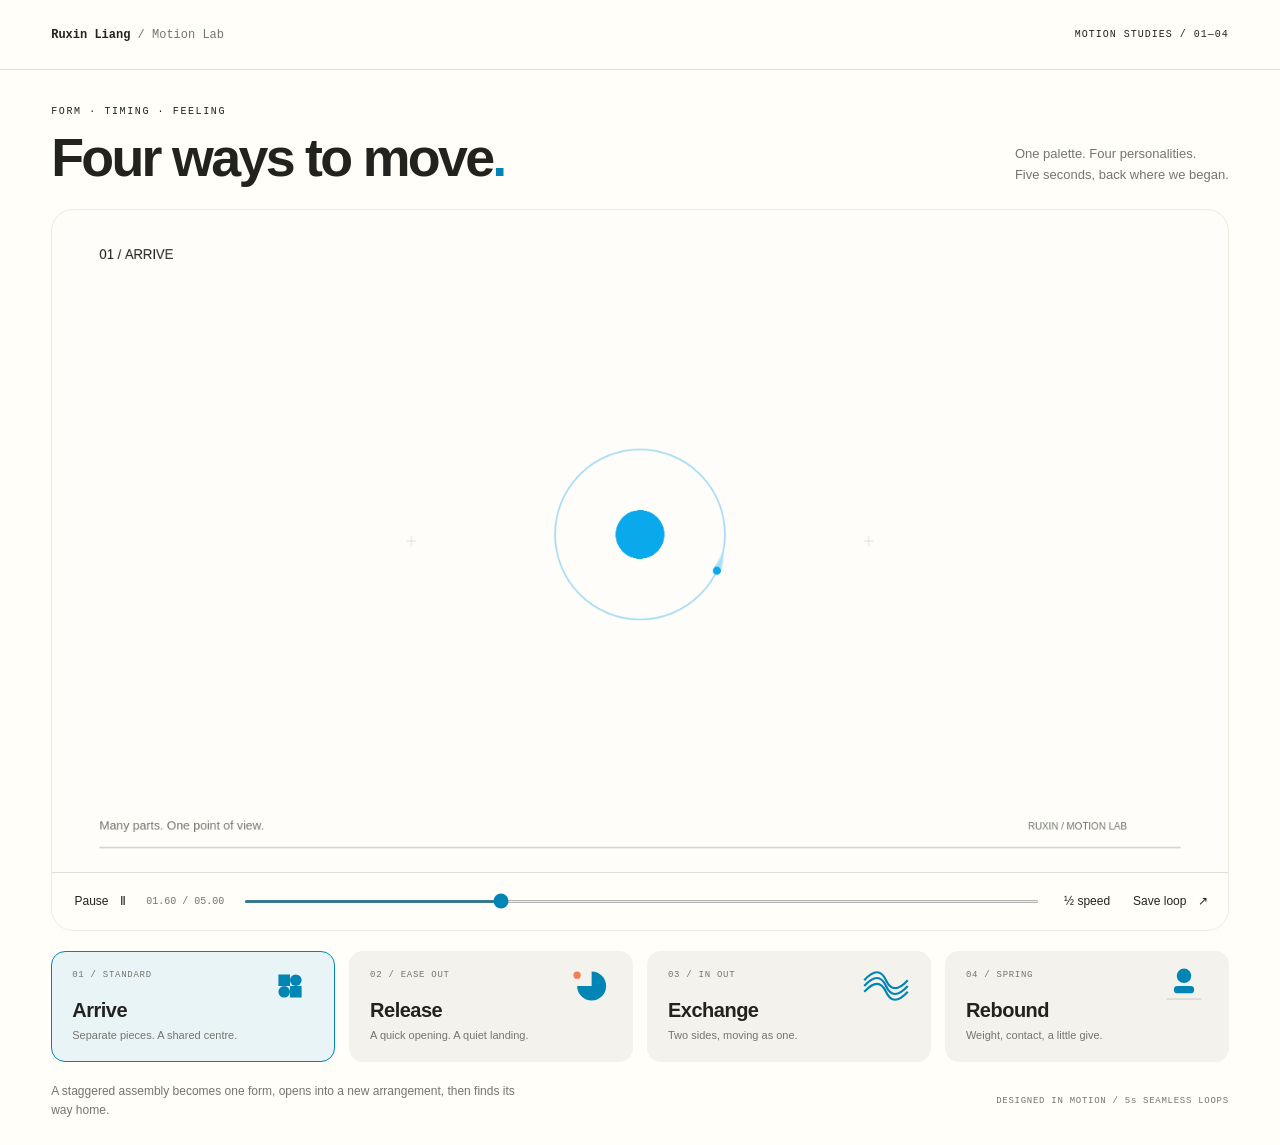
<file: motion-reel.html>
<!doctype html>
<html lang="en">
<head>
<meta charset="utf-8"><meta name="viewport" content="width=device-width,initial-scale=1">
<title>Four ways to move — Ruxin Motion Lab</title>
<link rel="stylesheet" href="assets/motion-reel.css">
</head>
<body>
<header><a href="index.html#/system/2">Ruxin Liang <span>/ Motion Lab</span></a><span class="edition">MOTION STUDIES / 01—04</span></header>
<main>
 <div class="intro"><div><p class="eyebrow">FORM · TIMING · FEELING</p><h1>Four ways to move<span>.</span></h1></div><p>One palette. Four personalities.<br>Five seconds, back where we began.</p></div>
 <section class="player" aria-label="Motion graphic demo">
  <canvas id="stage" width="1440" height="810" aria-label="Arrive: a choreographed blue modular flower" role="img"></canvas>
  <div class="transport"><button id="play" aria-label="Pause animation">Pause <span>Ⅱ</span></button><span id="clock">00.00 / 05.00</span><input id="scrub" type="range" min="0" max="5" step="0.01" value="0" aria-label="Loop position in seconds"><button id="speed" aria-label="Play at half speed">½ speed</button><button id="save">Save loop <span>↗</span></button></div>
 </section>
 <nav class="studies" aria-label="Choose a motion study">
  <button class="study selected" data-scene="0" aria-pressed="true"><span class="number">01 / STANDARD</span><svg viewBox="0 0 80 56" aria-hidden="true"><path d="M24 12h16v16H24zM40 28h16v16H40z" fill="currentColor"/><circle cx="48" cy="20" r="8" fill="currentColor"/><circle cx="32" cy="36" r="8" fill="currentColor"/></svg><strong>Arrive</strong><span>Separate pieces. A shared centre.</span></button>
  <button class="study" data-scene="1" aria-pressed="false"><span class="number">02 / EASE OUT</span><svg viewBox="0 0 80 56" aria-hidden="true"><path d="M25 28a20 20 0 1 0 20-20v20z" fill="currentColor"/><circle cx="25" cy="13" r="5" fill="#f37e53"/></svg><strong>Release</strong><span>A quick opening. A quiet landing.</span></button>
  <button class="study" data-scene="2" aria-pressed="false"><span class="number">03 / IN OUT</span><svg viewBox="0 0 80 56" aria-hidden="true"><g fill="none" stroke="currentColor" stroke-width="3"><path d="M10 20q20-22 30 0t30 0M10 28q20-22 30 0t30 0M10 36q20-22 30 0t30 0"/></g></svg><strong>Exchange</strong><span>Two sides, moving as one.</span></button>
  <button class="study" data-scene="3" aria-pressed="false"><span class="number">04 / SPRING</span><svg viewBox="0 0 80 56" aria-hidden="true"><path d="M16 46h48" stroke="#bdbbb5"/><rect x="26" y="28" width="28" height="10" rx="5" fill="currentColor"/><circle cx="40" cy="14" r="10" fill="currentColor"/></svg><strong>Rebound</strong><span>Weight, contact, a little give.</span></button>
 </nav>
 <footer><p id="caption">A staggered assembly becomes one form, opens into a new arrangement, then finds its way home.</p><span>DESIGNED IN MOTION / 5s SEAMLESS LOOPS</span></footer>
</main>
<script src="assets/motion-studies.js?v=5"></script>
<script src="assets/motion-reel.js?v=4"></script>
</body></html>
</file>
<file: assets/site.css>
/* ---------------------------------------------------------------------------
   Ruxin Liang — Motion Lab

   The house style comes from her CV (A1 in the NIW exhibit set): white page,
   Lato in three weights, near-black ink, grey hairlines, one link blue. Set
   headings the way the CV sets them, as Lato Black in caps over a hairline
   rule with a short solid segment at its left end.

   Tokens first, then the shell (nav / hero / bento / grid / detail sheet).
   Per-experiment styles are in labs.css.

   Every duration and easing on the site is declared once here. JavaScript
   reads these same custom properties, so the numbers printed in the Motion
   tokens section are the numbers actually running.
--------------------------------------------------------------------------- */

:root{
  color-scheme: light;

  /* --- palette -----------------------------------------------------------
     These are the values theme.js writes at brightness 100, greyness 62.
     They are here so the page is correct for the frame before the script
     runs, and so the tokens have somewhere to be documented. Editing them
     by hand does nothing once theme.js loads.                            */
  --bg:#fefdf9;
  --surface:#f5f4f0;
  --surface-2:#ecebe4;
  --surface-3:#dcdbd2;
  --tint:#f1f0ea;   /* the one interaction ground; theme.js recomputes it */
  --line:#dedad7;
  --line-soft:#eeebe9;

  --ink:#1e1b19;
  --ink-2:#39332f;
  --ink-3:#8e8781;

  /* Six stops, dark to light. The generative tiles interpolate across these
     in linear light rather than picking one. */
  --ramp-1:#003a52;
  --ramp-2:#00546f;
  --ramp-3:#00708c;
  --ramp-4:#1b8daa;
  --ramp-5:#4fa8c2;
  --ramp-6:#86c2d4;

  /* The six colours from the double-diamond diagram, at greyness 100.
     Fills, always paired with near-black text. theme.js rewrites these. */
  --c1:#01b6ff;   /* azure  */
  --c2:#cc9fd2;   /* orchid */
  --c3:#fe7236;   /* orange */
  --c4:#24cc71;   /* green  */
  --c5:#fafd5d;   /* yellow */
  --sel:#f5a04b;  /* the highlighter; theme.js recomputes both per page */
  --sel-ink:#231a12;
  --c6:#94b8ac;   /* sage   */

  --accent:#0aa9ec;
  --accent-line:#0072a3;   /* walked down to 4.5:1 on white */
  --accent-soft:rgba(1,182,255,.14);
  --on-accent:#1a1815;
  --ok:#1f9d58;

  --nav-bg:rgba(254,253,249,.85);
  --scrim:rgba(50,44,39,.4);
  --shadow-1:0 1px 2px rgba(0,0,0,.04);
  --shadow-2:0 2px 10px rgba(0,0,0,.07), 0 30px 70px rgba(0,0,0,.14);

  /* --- shape ----------------------------------------------------------- */
  /* Four hand-drawn strokes. Same weight in all of them, because a rule that
     changes thickness stops reading as the same device; what changes is how
     it bends, and the element sets its own length. site.js hands one to each
     rule on the page, chosen from that heading's own text so it is varied
     across the site and stable across reloads. */
  /* --- the pen -------------------------------------------------------------
     One width for every hand-drawn stroke on the site, measured in screen
     pixels, not in whatever units its own box happens to use. That distinction
     is the whole fix: the strokes were all "2.4" or "2.8" in their own
     viewBoxes and came out at 1.01, 1.21, 2.42 and 2.80 real pixels, because
     each viewBox is scaled differently. The arrow on the home page was drawn
     with a pen less than half the weight of the rule above it.

     SVG strokes now carry vector-effect:non-scaling-stroke, which makes
     stroke-width mean screen pixels and takes the viewBox scale out of it.
     Masked strokes (the --wiggle tokens) get there a different way: their box
     is 7px tall and their viewBox is 7 units tall, so the scale is 1 and the
     2.8 in the data URI is already 2.8 real pixels. Keep those boxes at 7px
     or that stops being true. */
  --pen-w:2.8px;

  --wiggle-1:url("data:image/svg+xml,%3Csvg xmlns='http://www.w3.org/2000/svg' viewBox='0 0 58 7' preserveAspectRatio='none'%3E%3Cpath d='M2 4.8C11 2.7 21 5.2 30 3.4 39 1.6 48 4.4 56 2.6' fill='none' stroke='%23000' stroke-width='2.8' stroke-linecap='round'/%3E%3C/svg%3E");
  --wiggle-2:url("data:image/svg+xml,%3Csvg xmlns='http://www.w3.org/2000/svg' viewBox='0 0 58 7' preserveAspectRatio='none'%3E%3Cpath d='M2 3.2C13 5.8 23 2.1 33 4.6 42 6.4 49 2.9 56 4.4' fill='none' stroke='%23000' stroke-width='2.8' stroke-linecap='round'/%3E%3C/svg%3E");
  --wiggle-3:url("data:image/svg+xml,%3Csvg xmlns='http://www.w3.org/2000/svg' viewBox='0 0 58 7' preserveAspectRatio='none'%3E%3Cpath d='M2 4.4C15 1.6 27 5.7 39 3.1 46 1.7 51 4.8 56 3.4' fill='none' stroke='%23000' stroke-width='2.8' stroke-linecap='round'/%3E%3C/svg%3E");
  --wiggle-4:url("data:image/svg+xml,%3Csvg xmlns='http://www.w3.org/2000/svg' viewBox='0 0 58 7' preserveAspectRatio='none'%3E%3Cpath d='M2 2.6C9 5.6 19 2.3 29 5 40 6.6 48 3 56 4.8' fill='none' stroke='%23000' stroke-width='2.8' stroke-linecap='round'/%3E%3C/svg%3E");

  /* The same four pens turned on their side, for the rule beside a quote.
     preserveAspectRatio is none so one stroke stretches to a quote of any
     height, and the box is 7px wide rather than 2 so the wobble has room
     to be a wobble instead of a rounding error. */
  --wiggle-v1:url("data:image/svg+xml,%3Csvg xmlns='http://www.w3.org/2000/svg' viewBox='0 0 7 58' preserveAspectRatio='none'%3E%3Cpath d='M3.4 2C2.2 12 4.6 22 3 32 1.6 41 4 50 3.2 56' fill='none' stroke='%23000' stroke-width='2.8' stroke-linecap='round'/%3E%3C/svg%3E");
  --wiggle-v2:url("data:image/svg+xml,%3Csvg xmlns='http://www.w3.org/2000/svg' viewBox='0 0 7 58' preserveAspectRatio='none'%3E%3Cpath d='M3 2C4.4 11 1.8 21 3.6 31 5 40 2.4 49 3.4 56' fill='none' stroke='%23000' stroke-width='2.8' stroke-linecap='round'/%3E%3C/svg%3E");
  --wiggle-v3:url("data:image/svg+xml,%3Csvg xmlns='http://www.w3.org/2000/svg' viewBox='0 0 7 58' preserveAspectRatio='none'%3E%3Cpath d='M3.6 2C2 13 4.8 23 3.2 33 1.8 42 4.4 50 3 56' fill='none' stroke='%23000' stroke-width='2.8' stroke-linecap='round'/%3E%3C/svg%3E");
  --wiggle-v4:url("data:image/svg+xml,%3Csvg xmlns='http://www.w3.org/2000/svg' viewBox='0 0 7 58' preserveAspectRatio='none'%3E%3Cpath d='M3 2C1.8 12 4.4 20 2.8 30 1.4 40 4.2 48 3.4 56' fill='none' stroke='%23000' stroke-width='2.8' stroke-linecap='round'/%3E%3C/svg%3E");
  --wiggle:var(--wiggle-1);
  --r-xs:8px;
  --r-s:12px;
  --r-m:18px;
  --r-l:24px;
  --r-xl:32px;

  /* --- duration --------------------------------------------------------- */
  --d-1:120ms;   /* state tint, hover              */
  --d-2:200ms;   /* small element enters or leaves */
  --d-3:320ms;   /* control moves across a track   */
  --d-4:480ms;   /* one surface becomes another    */
  --d-5:700ms;   /* full-screen change             */

  /* --- easing ----------------------------------------------------------- */
  --e-standard:cubic-bezier(.2,0,0,1);
  --e-out:cubic-bezier(.22,1,.36,1);
  --e-in-out:cubic-bezier(.65,0,.35,1);
  --e-spring:cubic-bezier(.34,1.56,.64,1);

  --maxw:1240px;
  --pad:clamp(18px, 4.5vw, 44px);
  /* One family, the CV's. Weight carries the hierarchy, not a second face. */
  --font:"Lato", -apple-system, BlinkMacSystemFont, "Segoe UI", Roboto,
         "Helvetica Neue", Arial, "PingFang SC", "Microsoft YaHei", sans-serif;
  --mono:ui-monospace, SFMono-Regular, "SF Mono", "Cascadia Mono", Menlo,
         "Roboto Mono", Consolas, monospace;
}

@supports (animation-timing-function: linear(0, 1)){
  :root{
    --e-spring:linear(
      0, 0.006, 0.025 2.8%, 0.101 6.1%, 0.539 18.9%, 0.721 25.3%,
      0.849 31.5%, 0.937 38.1%, 0.968 41.8%, 0.991 45.7%, 1.006 50.1%,
      1.015 55%, 1.017 63.9%, 1.001 85.5%, 1
    );
  }
}

/* --- reset ---------------------------------------------------------------- */
*,*::before,*::after{box-sizing:border-box}
/* ruxin.art's root: fluid, with a floor so the text stops shrinking on a
   narrow laptop window. Measured there at 800px viewport -> 8.93px root,
   1440px -> 12.96px, which is calc(3.888px + 0.63vw). Only the body sizes
   below are in rem, so nothing else moves with it. */
html{
  font-size:max(14.29px, calc(3.888px + 0.63vw));
  -webkit-text-size-adjust:100%;scroll-behavior:smooth;background:var(--bg);
}
/* ---------------------------------------------------------------------------
   Body text, after ruxin.art.

   One family, effectively one size, and hierarchy carried by colour and
   weight rather than by size. Paragraphs sit half a step above the labels,
   the way the work pages there do. Line height is one value for everything
   that runs in paragraphs.

   Ink is not solid black. 85% reads about 8:1 and stays soft; solid black at
   this size looks hard. The secondary tone is measured rather than set at
   her .40, because on this site that token carries running text and .40 is
   3.4:1.
--------------------------------------------------------------------------- */
:root{
  /* Four sizes on the whole site, and nothing between them.

     --fs-meta used to be 1.096rem, which is 15.66px: bigger than the body it
     was supposed to sit under. Two sizes a quarter of a pixel apart is one
     size with a rounding error, and everything labelled secondary read as
     loud as the text it was annotating. It is a real step down now.

     The micro step is where mono lives: readouts, labels, the colophon.
     Mono runs wide, so mono at body size always looks a size larger than the
     body next to it. */
  --fs-body:1.0777rem;   /* 15.4px @1440  paragraphs                       */
  --fs-meta:.95rem;      /* 13.6px @1440  captions, labels, secondary text */
  --fs-micro:10.5px;     /*               mono: readouts, tags, colophon   */
  --fs-nano:9px;         /*               mono inside dense grids          */
  --lh-text:1.5;
}
body{
  margin:0;
  background:var(--bg);
  color:var(--ink);
  font-family:var(--font);
  font-size:var(--fs-meta);
  line-height:var(--lh-text);
  letter-spacing:0;
  -webkit-font-smoothing:antialiased;
}
img,svg,video,canvas{display:block;max-width:100%}
button,input{font:inherit;color:inherit}
button{background:none;border:0;padding:0;cursor:pointer}
a{color:inherit}
h1,h2,h3,p{margin:0}
:focus-visible{outline:2px solid var(--accent-line);outline-offset:3px;border-radius:5px}
/* ::selection moved to the bottom of this file, where it is the site's
   own highlighter rather than a wash of the accent */

.wrap{width:min(var(--maxw), 100% - var(--pad)*2);margin-inline:auto}
.sr{position:absolute;width:1px;height:1px;padding:0;margin:-1px;overflow:hidden;
    clip:rect(0 0 0 0);white-space:nowrap;border:0}
.skip{position:fixed;top:10px;left:10px;z-index:100;padding:10px 16px;
      background:var(--surface-2);border-radius:var(--r-s);
      transform:translateY(-250%);text-decoration:none;font-size:14px}
.skip:focus{transform:none}

/* --- nav ------------------------------------------------------------------ */
.nav{
  position:sticky;top:0;z-index:40;
  background:var(--nav-bg);
  -webkit-backdrop-filter:saturate(160%) blur(20px);
  backdrop-filter:saturate(160%) blur(20px);
  border-bottom:1px solid var(--line-soft);
}
.nav__in{display:flex;align-items:center;gap:8px;height:56px}
.nav__name{font-size:15px;font-weight:500;letter-spacing:-.012em;
           text-decoration:none;white-space:nowrap}
.nav__name span{color:var(--ink-3)}
.nav__links{display:flex;gap:2px;margin-left:auto}
.nav__links a{
  text-decoration:none;font-size:13px;color:var(--ink-2);
  padding:7px 12px;border-radius:999px;
  transition:background var(--d-1) var(--e-standard), color var(--d-1) var(--e-standard);
}
.nav__links a:hover{background:var(--tint);color:var(--ink)}
.iconbtn{
  width:34px;height:34px;display:grid;place-items:center;border-radius:999px;
  color:var(--ink-2);margin-left:4px;flex:none;
  transition:background var(--d-1) var(--e-standard), color var(--d-1) var(--e-standard);
}
.iconbtn:hover{background:var(--tint);color:var(--ink)}
.iconbtn svg{width:17px;height:17px;fill:none;stroke:currentColor;stroke-width:1.6;
             stroke-linecap:round;stroke-linejoin:round}
.iconbtn[aria-pressed="true"]{background:var(--accent-soft);color:var(--accent)}

/* --- hero ----------------------------------------------------------------- */
.hero{padding:clamp(60px,11vw,140px) 0 clamp(30px,5vw,54px)}
.hero h1{
  font-size:clamp(40px,7vw,80px);
  line-height:1.02;
  letter-spacing:-.04em;
  font-weight:400;
  max-width:16ch;
}
.hero h1 em{
  font-style:normal;
  background:linear-gradient(96deg,var(--ramp-5),var(--ramp-4) 55%,var(--c2));
  -webkit-background-clip:text;background-clip:text;color:transparent;
}
.hero p{
  margin-top:26px;max-width:58ch;color:var(--ink-2);
  font-size:clamp(16px,1.4vw,19px);line-height:1.58;
}
.chips{display:flex;flex-wrap:wrap;gap:8px;margin-top:32px}
.chip{
  font-size:12px;color:var(--ink-2);
  background:var(--surface);border:1px solid var(--line-soft);
  padding:7px 13px;border-radius:999px;
}
.chip b{font-family:var(--mono);font-weight:400;color:var(--ink);font-size:11.5px}

/* --- section -------------------------------------------------------------- */
.section{padding:clamp(40px,6vw,76px) 0}
.section__head{display:flex;align-items:baseline;gap:18px;flex-wrap:wrap;
               margin-bottom:clamp(20px,2.6vw,30px)}
.section__head h2{font-size:clamp(23px,2.4vw,30px);letter-spacing:-.03em;font-weight:400}
.section__head p{color:var(--ink-3);font-size:14px;max-width:48ch;line-height:1.5}
.eyebrow{
  font-family:var(--mono);font-size:11px;letter-spacing:.14em;text-transform:uppercase;
  color:var(--ink-3);display:block;margin-bottom:16px;
}

/* --- bento of generative tiles --------------------------------------------
   Four columns, square-ish rows. Each tile carries its own span so the wall
   packs without gaps. Everything inside is drawn from a formula at runtime,
   so a tile is correct at any size it lands in.                            */
.bento{
  display:grid;
  grid-template-columns:repeat(4,1fr);
  grid-auto-rows:clamp(124px,12.5vw,178px);
  gap:clamp(8px,1vw,14px);
}
.tile{
  position:relative;
  background:var(--surface);
  border-radius:var(--r-l);
  overflow:hidden;
  isolation:isolate;
}
.tile--2x2{grid-column:span 2;grid-row:span 2}
.tile--1x2{grid-column:span 1;grid-row:span 2}
.tile--2x1{grid-column:span 2;grid-row:span 1}
.tile__label{
  position:absolute;top:14px;left:16px;z-index:2;
  font-size:12.5px;color:var(--ink-2);letter-spacing:-.005em;
  pointer-events:none;
}
.tile__art{position:absolute;inset:0;z-index:1}
.tile__art canvas,.tile__art svg{width:100%;height:100%;display:block}
.tile__math{
  position:absolute;left:16px;right:16px;bottom:13px;z-index:2;
  font-family:var(--mono);font-size:10.5px;color:var(--ink-3);
  opacity:0;transform:translateY(4px);
  transition:opacity var(--d-2) var(--e-standard), transform var(--d-2) var(--e-standard);
}
.tile:hover .tile__math{opacity:1;transform:none}
@media (hover:none){
  .tile__math{opacity:1;transform:none}
}

/* --- experiment grid ------------------------------------------------------ */
.grid{display:grid;gap:clamp(10px,1.1vw,16px);
      grid-template-columns:repeat(auto-fill,minmax(300px,1fr))}
.card{
  position:relative;
  background:var(--surface);
  border-radius:var(--r-l);
  overflow:hidden;
  display:flex;flex-direction:column;
  transition:background var(--d-2) var(--e-standard);
}
@media (hover:hover){
  .card:hover{background:var(--tint)}
}
.card.is-source{visibility:hidden}
.card__stage{
  position:relative;
  aspect-ratio:4/3;
  display:grid;place-items:center;
  overflow:hidden;
}
.card__body{position:relative;padding:4px 20px 20px;
            display:flex;flex-direction:column;gap:7px;flex:1}
.card__n{font-family:var(--mono);font-size:11px;color:var(--ink-3);letter-spacing:.1em}
.card__t{font-size:17.5px;font-weight:400;letter-spacing:-.022em}
.card__q{font-size:13.5px;color:var(--ink-2);line-height:1.46}
.card__spec{
  margin-top:auto;padding-top:14px;display:flex;gap:6px;flex-wrap:wrap;
  font-family:var(--mono);font-size:10.5px;color:var(--ink-3);
}
.card__spec span{background:var(--surface-2);padding:4px 9px;border-radius:var(--r-xs)}
/* The chips used to darken to --surface-3 on card hover, which made the one
   nested thing on the card the heaviest mark on the page. The card responds;
   the chips inside it sit still. */
.card__open{position:absolute;inset:0;z-index:4;font-size:0;color:transparent}
.card__hint{
  position:absolute;right:18px;bottom:17px;z-index:2;
  font-size:12px;color:var(--ink-3);
  opacity:0;transform:translateY(4px);pointer-events:none;
  transition:opacity var(--d-2) var(--e-standard), transform var(--d-2) var(--e-standard);
}
.card:hover .card__hint,
.card__open:focus-visible ~ .card__hint{opacity:1;transform:none}

/* --- detail sheet --------------------------------------------------------- */
.scrim{
  position:fixed;inset:0;z-index:50;background:var(--scrim);
  -webkit-backdrop-filter:blur(3px);backdrop-filter:blur(3px);
  opacity:0;border:0;padding:0;
}
.sheet{
  position:fixed;z-index:51;
  background:var(--surface);
  border:1px solid var(--line-soft);
  border-radius:var(--r-l);
  box-shadow:var(--shadow-2);
  overflow-x:hidden;overflow-y:auto;
  /* Reserved from the start, so the content width does not change when the
     notes grow past one screen and a scrollbar appears. */
  scrollbar-gutter:stable;
  overscroll-behavior:contain;
  transform-origin:top left;
}
.sheet__stage{
  position:relative;aspect-ratio:16/9;
  background:var(--surface-2);
  display:grid;place-items:center;overflow:hidden;
}
.sheet__body{padding:28px clamp(20px,3.4vw,40px) 40px;max-width:72ch}
.sheet__n{font-family:var(--mono);font-size:11px;color:var(--ink-3);letter-spacing:.1em}
.sheet__t{font-size:clamp(23px,3vw,32px);font-weight:400;letter-spacing:-.03em;margin-top:9px}
.sheet__q{margin-top:13px;font-size:17px;color:var(--ink-2);line-height:1.55}
.sheet__note{margin-top:20px;color:var(--ink-2);line-height:1.64;font-size:15.5px}
.sheet__note p + p{margin-top:13px}
.sheet__table{
  margin-top:28px;border-top:1px solid var(--line);
  display:grid;grid-template-columns:auto 1fr;
}
.sheet__table dt,.sheet__table dd{
  padding:11px 0;border-bottom:1px solid var(--line-soft);
  font-size:13px;margin:0;
}
.sheet__table dt{color:var(--ink-3);padding-right:26px;white-space:nowrap}
.sheet__table dd{font-family:var(--mono);font-size:12px;color:var(--ink);
                 word-break:break-word}
.sheet__close{
  position:absolute;top:14px;right:14px;z-index:6;
  width:34px;height:34px;border-radius:999px;display:grid;place-items:center;
  background:var(--nav-bg);
  -webkit-backdrop-filter:blur(14px);backdrop-filter:blur(14px);
  color:var(--ink);border:1px solid var(--line);
}
.sheet__close svg{width:15px;height:15px;stroke:currentColor;stroke-width:1.8;
                  fill:none;stroke-linecap:round}
body.is-locked{overflow:hidden}

/* --- motion tokens -------------------------------------------------------- */
.tokens{display:grid;gap:clamp(10px,1.1vw,16px);
        grid-template-columns:repeat(auto-fill,minmax(212px,1fr))}
.token{
  background:var(--surface);border-radius:var(--r-m);
  padding:15px 16px 16px;text-align:left;width:100%;
  transition:background var(--d-1) var(--e-standard);
}
.token:hover{background:var(--tint)}
.token__curve{width:100%;height:74px;display:block}
.token__curve .crv{fill:none;stroke:var(--accent-line);stroke-width:2;stroke-linecap:round}
.token__curve .box{stroke:var(--line);stroke-width:1;fill:none}
.token__rail{
  position:relative;height:22px;margin:11px 0 12px;
  background:var(--surface-2);border-radius:999px;
}
.token__ball{
  position:absolute;top:3px;left:3px;width:16px;height:16px;border-radius:999px;
  background:var(--accent);
}
.token__name{font-family:var(--mono);font-size:12px;color:var(--ink)}
.token__use{font-size:12.5px;color:var(--ink-3);margin-top:5px;line-height:1.42}
.token--study{overflow:hidden;cursor:pointer}
.token__study{aspect-ratio:1.3;background:#f3f2ed;border-radius:var(--r-s,12px);overflow:hidden;margin-bottom:14px}
.token__study canvas{display:block;width:100%;height:100%}
.token__study-title{font-size:15px;font-weight:650;color:var(--ink);margin-bottom:4px}
.token--study:focus-visible{outline:2px solid var(--accent);outline-offset:3px}

/* --- about / footer ------------------------------------------------------- */
/* 16.5px here was a fourth body size nobody asked for: the about page read a
   size larger than every other page on the site. */
.about{max-width:64ch}
.about p{color:var(--ink-2);font-size:var(--fs-body);line-height:var(--lh-text)}
.about p + p{margin-top:16px}
.links{display:flex;flex-wrap:wrap;gap:10px;margin-top:28px}
.btn{
  display:inline-flex;align-items:center;gap:7px;text-decoration:none;
  font-size:var(--fs-meta);padding:10px 19px;border-radius:999px;
  background:var(--accent);color:var(--on-accent);
  transition:transform var(--d-2) var(--e-out), opacity var(--d-1) linear;
}
.btn:hover{opacity:.88}
.btn:active{transform:scale(.97)}
.btn--ghost{background:transparent;color:var(--ink);border:1px solid var(--line)}
.foot{
  border-top:1px solid var(--line-soft);padding:26px 0 44px;
  color:var(--ink-3);font-size:12.5px;
  display:flex;justify-content:space-between;gap:16px;flex-wrap:wrap;
}
.foot a{color:var(--ink-3)}

/* --- reduced motion -------------------------------------------------------
   The page still works, it just stops moving. The demos and the generative
   tiles read the same flag from JS: canvases draw one frame and stop.      */
@media (prefers-reduced-motion: reduce){
  html{scroll-behavior:auto}
  *,*::before,*::after{
    animation-duration:1ms !important;animation-iteration-count:1 !important;
    transition-duration:1ms !important;
  }
}
:root[data-motion="off"] *,
:root[data-motion="off"] *::before,
:root[data-motion="off"] *::after{
  animation-duration:1ms !important;animation-iteration-count:1 !important;
  transition-duration:1ms !important;
}

@media (max-width:900px){
  .bento{grid-template-columns:repeat(2,1fr);
         grid-auto-rows:clamp(130px,21vw,180px)}
}
@media (max-width:640px){
  body{font-size:16px}
  .nav__links a{padding:7px 10px;font-size:12.5px}
  .grid{grid-template-columns:1fr}
  .card__stage{aspect-ratio:16/11}
  .sheet__stage{aspect-ratio:4/3}
}
@media (max-width:430px){
  .nav__links a[data-optional]{display:none}
  .nav__name span{display:none}
}

/* --- one wide card, linking out to a project page ------------------------- */
.bigcard{
  display:grid;gap:10px;
  padding:clamp(24px,3.4vw,38px);
  border-radius:var(--r-l);
  text-decoration:none;
  background:
    linear-gradient(112deg,rgba(66,133,244,.16),rgba(155,114,203,.10) 46%,transparent 74%),
    var(--surface);
  transition:transform var(--d-3) var(--e-out);
}
.bigcard:hover{transform:translateY(-3px)}
.bigcard .yr{font-family:var(--mono);font-size:11px;letter-spacing:.11em;color:var(--ink-3)}
.bigcard h3{font-size:clamp(21px,2.4vw,30px);font-weight:400;letter-spacing:-.03em}
.bigcard p{color:var(--ink-2);font-size:15px;max-width:54ch;line-height:1.55}
.bigcard .go{
  margin-top:6px;display:inline-flex;align-items:center;gap:7px;
  font-size:13.5px;color:var(--accent);
}
.bigcard .go svg{width:15px;height:15px;fill:none;stroke:currentColor;stroke-width:1.7;
                 stroke-linecap:round;stroke-linejoin:round;
                 transition:transform var(--d-2) var(--e-out)}
.bigcard:hover .go svg{transform:translateX(3px)}

/* ---------------------------------------------------------------------------
   Headings, set the way the CV sets them.

   Lato Black in caps, over a hairline rule whose left end carries a short
   solid segment. That one device does all the sectioning on the CV, so it
   does all the sectioning here. No second typeface: the earlier display
   serif looked good at 96px and could not be read at a glance, which is the
   whole job of a title.
--------------------------------------------------------------------------- */

.hero h1,
.phero h1{
  font-family:var(--font-display, var(--font));
  font-weight:var(--display-weight, 900);
  font-stretch:var(--display-stretch, 100%);
  font-variation-settings:var(--display-vary, normal);
  letter-spacing:var(--display-track, -.022em);
  line-height:1.02;
  font-size:clamp(40px,7vw,82px);
  max-width:17ch;
}
/* --- the second half of the line -----------------------------------------
   Only the claim carries colour. "Motion and artwork," is the subject and it
   stays ink; "from the same math." is the argument, and it is the part that
   gets to look like one.

   It runs the other way round from the first attempt: the cursor makes ink,
   and everything it is not touching is candy. Five stops rather than three,
   so the range is wide enough to see, and the centre trails the pointer over
   900ms instead of chasing it — slow enough that the colour is a wake rather
   than a cursor.

   Nothing moves on its own. site.js feeds it --mx and --my, and walks every
   stop until it measures 3:1, which is the floor for text this size; the
   fill azure is 2.9:1 and misses it. */
@property --mx{syntax:'<percentage>';inherits:false;initial-value:50%}
@property --my{syntax:'<percentage>';inherits:false;initial-value:50%}

.hero h1 em,.phero h1 em{font-style:normal;color:var(--accent-line)}

/* The drift. The centre wanders a slow irregular loop of its own, so the line
   is alive before anyone touches it; the pointer is added on top of that
   rather than replacing it, which is why the two are separate variables and
   the gradient adds them. 26s, eased between each corner, so it reads as
   weather and not as an animation. */
@property --dx{syntax:'<percentage>';inherits:false;initial-value:0%}
@property --dy{syntax:'<percentage>';inherits:false;initial-value:0%}
@keyframes inkDrift{
  0%  {--dx:-15%;--dy:-6%}
  22% {--dx:10%; --dy:-14%}
  45% {--dx:18%; --dy:8%}
  68% {--dx:-5%; --dy:15%}
  86% {--dx:-17%;--dy:4%}
  100%{--dx:-15%;--dy:-6%}
}

@supports ((-webkit-background-clip:text) or (background-clip:text)){
  .hero h1 em,.phero h1 em{
    animation:inkDrift 26s ease-in-out infinite;
    background-image:radial-gradient(64% 210%
      at calc(var(--mx) + var(--dx)) calc(var(--my) + var(--dy)),
      var(--ink) 0%,
      var(--ink) 9%,
      var(--g1, var(--accent-line)) 30%,
      var(--g2, var(--accent-line)) 48%,
      var(--g3, var(--accent-line)) 66%,
      var(--g4, var(--accent-line)) 84%,
      var(--g5, var(--accent-line)) 100%);
    -webkit-background-clip:text;background-clip:text;
    color:transparent;
    /* slow: the colour trails the pointer rather than tracking it */
    transition:--mx 900ms var(--e-out), --my 900ms var(--e-out);
  }
  /* the switch stops the wander; the pointer still works */
  :root[data-motion="off"] .hero h1 em,
  :root[data-motion="off"] .phero h1 em{animation:none}
}

/* The CV device: caps, black weight, rule under, solid segment at its left. */
main{counter-reset:sec}
.section{counter-increment:sec}
.section__head{
  display:block;
  margin-bottom:clamp(22px,3vw,34px);
}
.section__head h2{
  font-family:var(--font-display, var(--font));
  font-size:clamp(19px,2.1vw,26px);
  font-weight:var(--display-weight, 900);
  font-stretch:var(--display-stretch, 100%);
  font-variation-settings:var(--display-vary, normal);
  letter-spacing:var(--caps-track, .02em);
  text-transform:uppercase;
  line-height:1.16;
  padding-bottom:9px;
  border-bottom:1px solid var(--line);
  position:relative;
  max-width:none;
}
/* The solid segment under every heading is drawn by hand now: same device,
   same weight, one wobble. It is the cheapest way to put the doodle register
   on every page of the site at once. */
.section__head h2::after{
  content:"";
  position:absolute;left:0;bottom:-3px;
  width:var(--rule-w, 58px);height:7px;background:var(--ink);
  -webkit-mask:var(--w, var(--wiggle)) no-repeat center/100% 100%;
  mask:var(--w, var(--wiggle)) no-repeat center/100% 100%;
}
.section__head h2::before{
  content:counter(sec,decimal-leading-zero);
  font-family:var(--mono);font-size:11px;font-weight:400;letter-spacing:.14em;
  color:var(--ink-3);text-transform:none;
  display:block;margin-bottom:9px;
}
.section__head p{
  margin-top:16px;max-width:56ch;font-size:15.5px;line-height:1.62;color:var(--ink-2);
}

/* Card, note and person titles: bold rather than black, still no serif. */
.card__t,.bigcard h3,.note h3,.person h3,.sheet__t{
  font-family:var(--font-display, var(--font));
  font-weight:700;letter-spacing:-.012em;
}
.card__t{font-size:19px;line-height:1.24}
.bigcard h3{font-size:clamp(22px,2.4vw,30px);line-height:1.14}
.note h3,.person h3{font-size:17.5px;line-height:1.28}
.sheet__t{font-size:clamp(25px,3.2vw,34px);line-height:1.14;
          font-weight:var(--display-weight,900);
          font-stretch:var(--display-stretch,100%);
          letter-spacing:var(--display-track,-.018em)}

/* --- eyebrow --------------------------------------------------------------- */
.eyebrow{
  font-family:var(--font);font-size:11.5px;font-weight:700;
  letter-spacing:.18em;text-transform:uppercase;color:var(--ink-3);
  display:flex;align-items:center;gap:12px;margin-bottom:18px;
}
.eyebrow::before{
  content:"";width:var(--rule-w, 36px);height:7px;background:var(--ink);flex:none;
  -webkit-mask:var(--w, var(--wiggle)) no-repeat center/100% 100%;
  mask:var(--w, var(--wiggle)) no-repeat center/100% 100%;
}

/* --- the CV's links: blue, underlined ------------------------------------- */
.about a:not(.btn),.note a,.prose a,.foot a{
  color:var(--accent-line);text-decoration:underline;
  text-underline-offset:2px;text-decoration-thickness:1px;
}
.hero p,.phero p{font-size:clamp(16px,1.4vw,19px);line-height:1.62;max-width:54ch}
.chip b{color:var(--ink)}
.card__n,.sheet__n,.note .src,.bigcard .yr{color:var(--ink-3)}

/* On a white page a tile needs an edge, not a shadow. */
.tile,.card,.note,.person,.token,.goal,.bigcard{border:1px solid var(--line-soft)}
.card{box-shadow:none}
@media (hover:hover){.card:hover{background:var(--tint)}}
.tile{background:var(--surface)}

@media (max-width:640px){
  .hero h1,.phero h1{font-size:clamp(32px,9vw,46px)}
  .section__head h2{font-size:clamp(17px,5.4vw,22px)}
}

/* ---------------------------------------------------------------------------
   The brightness and greyness control.

   Two sliders that rebuild the whole palette. Everything on the site reads
   tokens, including the canvases, so both knobs reach all of it.
--------------------------------------------------------------------------- */
.shade{
  position:fixed;top:60px;right:max(12px,calc((100vw - var(--maxw))/2));
  z-index:60;width:248px;
  background:var(--bg);border:1px solid var(--line);
  border-radius:var(--r-m);box-shadow:var(--shadow-2);
  padding:16px 16px 14px;
}
.shade[hidden]{display:none}
.shade__row{display:flex;align-items:center;justify-content:space-between;gap:12px}
.shade__row label{
  font-size:11px;font-weight:700;letter-spacing:.14em;text-transform:uppercase;
  color:var(--ink-3);
}
.shade__row + .shade__val{
  font-family:var(--mono);font-size:10.5px;color:var(--ink-2);
  text-align:right;margin:2px 0 12px;
}
.shade input[type="range"]{
  -webkit-appearance:none;appearance:none;width:132px;height:3px;border-radius:999px;
  background:var(--surface-3);cursor:pointer;
}
.shade input[type="range"]::-webkit-slider-thumb{
  -webkit-appearance:none;appearance:none;width:15px;height:15px;border-radius:999px;
  background:var(--ink);border:2px solid var(--bg);
}
.shade input[type="range"]::-moz-range-thumb{
  width:15px;height:15px;border-radius:999px;background:var(--ink);
  border:2px solid var(--bg);
}
.shade__sw{display:flex;gap:4px;margin-top:4px}
.shade__sw i{
  flex:1;height:26px;border-radius:5px;border:1px solid var(--line-soft);display:block;
}
.shade__hex{
  font-family:var(--mono);font-size:10px;color:var(--ink-3);margin-top:9px;
  text-align:center;
}
.shade__reset{
  width:100%;margin-top:12px;padding:7px;border-radius:999px;
  border:1px solid var(--line);color:var(--ink);font-size:12px;
  transition:background var(--d-1) var(--e-standard);
}
.shade__reset:hover{background:var(--tint)}
#shade svg{width:17px;height:17px;fill:none;stroke:currentColor;stroke-width:1.6}

@media (max-width:640px){
  .shade{right:12px;left:12px;width:auto}
}

/* ---------------------------------------------------------------------------
   Running text on the ruxin.art setting.

   Everything that reads as a paragraph goes to one size and one line height.
   The places that used to step up to 15.5, 16 and 16.5px are all the same
   thing wearing three numbers, which is exactly what that site refuses to do.
--------------------------------------------------------------------------- */
.hero p,.phero p,
.section__head p,
.about p,
.note p,.note li,
.person p,
.prose p,.prose li,
.goal span,
.bigcard p{
  font-size:var(--fs-body);
  line-height:var(--lh-text);
  letter-spacing:0;
  color:var(--ink-2);
}
.hero p,.phero p{max-width:58ch}
.section__head p{max-width:58ch}

/* Labels, captions and single-line items stay at the smaller step. */
.card__q,.person .meta,.figs span,.spec dt,.spec dd,
.flow__t,.flow__d,.foot,.chip{
  font-size:var(--fs-meta);
  line-height:1.45;
}

/* Hierarchy by weight and colour, not by size. */
.note p b,.prose p b,.about p b,.note li b{color:var(--ink);font-weight:600}
.card__t,.note h3,.person h3{font-weight:700}

/* ---------------------------------------------------------------------------
   The deck.

   Chapters left to right, pages top to bottom, one canvas translated under a
   fixed window. The nav stays put; everything else moves.
--------------------------------------------------------------------------- */
:root[data-deck="on"]{overflow:hidden}
:root[data-deck="on"] body{overflow:hidden;height:100dvh}

.deck{
  position:fixed;inset:56px 0 0;overflow:hidden;
  background:var(--bg);
}
.deck__canvas{position:absolute;top:0;left:0;width:100vw;height:100%;
              will-change:transform}
.chapter{position:absolute;top:0}
.page{
  position:absolute;left:0;
  overflow-y:auto;overscroll-behavior:contain;
  padding:clamp(22px,4vh,54px) 0 clamp(70px,9vh,96px);
  scrollbar-width:thin;
}
.page:focus{outline:none}
/* safe centring: when the content is taller than the page, centring would
   push the top out of reach and no amount of scrolling gets it back. */
.page > .wrap{min-height:100%;display:flex;flex-direction:column;
              justify-content:safe center}
.page--top > .wrap{justify-content:flex-start}

/* the deck's own section head: no counter, the rail already says where you are */
.page .section__head{margin-bottom:clamp(18px,2.4vw,28px)}
.page .section__head h2::before{content:none}

/* --- chapter rail, top right ---------------------------------------------- */
.deck__rail{
  position:fixed;top:0;right:0;height:56px;z-index:45;
  display:flex;align-items:center;gap:2px;
  padding-right:max(12px,calc((100vw - var(--maxw))/2));
}
.deck__chip{
  font-size:12.5px;color:var(--ink-3);padding:7px 11px;border-radius:999px;
  transition:color var(--d-1) var(--e-standard), background var(--d-1) var(--e-standard);
}
.deck__chip:hover{color:var(--ink-2);background:var(--surface)}
.deck__chip[aria-current="true"]{color:var(--ink);background:var(--surface-2);font-weight:700}

/* --- the bar: minimap, position, keys ------------------------------------- */
.deck__bar{
  /* Full height now, not just the bottom strip. The readout and the keys are
     still bottom-aligned by the flex below; the matrix is lifted out of the
     flow and pinned to the top right, so the corner you read from is no
     longer the corner the position marker sits in. */
  position:absolute;inset:0;z-index:20;
  /* Not baseline alignment: the marks have no text, so flex takes their
     bottom edge as the baseline and a tall column (project has seven) drags
     the whole row up with it — on a phone that put the readout in the middle
     of the page. Bottom alignment, and the two text blocks are given the same
     line box so their baselines land together anyway. */
  display:flex;align-items:flex-end;gap:20px;
  padding:0 max(16px,calc((100vw - var(--maxw))/2)) 16px;
  pointer-events:none;
}
.deck__bar > *{pointer-events:auto}
/* A page scrolls under the bar, so the bar needs something to sit on or the
   text of the last card reads straight through the readout. */
.deck__bar::before{
  content:"";position:absolute;inset:auto 0 0;height:96px;
  background:linear-gradient(to top, var(--bg) 46%, transparent);
  z-index:-1;
}
/* The matrix, small: chapters across, pages down, the mark still 16x3. What
   is new is the 22x15 button around each one, because a 3px target is a
   readout pretending to be a control. */
.deck__mini{
  display:flex;gap:5px;align-items:flex-start;
  position:absolute;top:14px;
  right:max(16px,calc((100vw - var(--maxw))/2));
}
/* The same device as the bar's own backing, the other way up: a page scrolls
   under the matrix, and without something to sit on the top line of a card
   reads straight through the marks. */
.deck__mini::before{
  content:"";position:absolute;z-index:-1;
  inset:-14px -10px -16px -14px;
  background:radial-gradient(120% 100% at 100% 0,
             var(--bg) 42%, color-mix(in srgb, var(--bg) 55%, transparent) 72%, transparent);
}
/* Phones keep it in the bar. The matrix is 140px wide, which is 37% of a
   375px screen, and the top right of a phone page is where the heading is —
   measured against all fifteen pages it overlapped the section head on every
   one of them. There is no free corner up there to move into. */
@media (max-width:640px){
  .deck__mini{position:static;align-items:flex-end}
  .deck__mini::before{display:none}
}
.deck__minicol{display:flex;flex-direction:column}
.deck__dot{
  display:block;padding:6px 3px;border-radius:4px;
  transition:background var(--d-1) var(--e-standard);
}
.deck__dot i{
  display:block;width:16px;height:3px;border-radius:2px;
  background:var(--line);
  transition:background var(--d-2) var(--e-standard), width var(--d-2) var(--e-out);
}
.deck__dot:hover i{background:var(--ink-3)}
.deck__dot:active i{background:var(--ink-2)}
.deck__dot.seen i{background:var(--ink-3)}
.deck__dot.on i{background:var(--c1);width:26px}
.deck__minicol.on .deck__dot i{background:var(--ink-3)}
.deck__minicol.on .deck__dot.on i{background:var(--c1)}

.deck__read{display:flex;align-items:baseline;gap:10px;margin-left:auto;line-height:14px}
.deck__chapter{
  font-size:var(--fs-micro);font-weight:700;letter-spacing:.16em;text-transform:uppercase;
  color:var(--ink-2);
}
/* The position readout is the button that opens the index — but it is still a
   readout, and a readout in a capsule is a number pretending to be a control.
   No fill, no pill: the mark and the underline do the work. */
.deck__count{
  display:flex;align-items:baseline;gap:8px;
  font-family:var(--mono);font-size:var(--fs-micro);color:var(--ink-3);
  padding:4px 0;background:none;border-radius:0;
  transition:color var(--d-1) var(--e-standard);
}
.deck__count .w{
  font-family:var(--font);font-size:10px;font-weight:700;letter-spacing:.14em;
  text-transform:uppercase;color:var(--ink-3);
  transition:color var(--d-1) var(--e-standard);
}
.deck__count:hover{color:var(--ink-2)}
.deck__count[aria-expanded="true"]{color:var(--ink)}
/* The stars are the whole affordance. A stroke drawing itself underneath as
   well was two answers to one question, and the second one arrived after the
   pointer had already made up its mind. */
.deck__count{position:relative}

/* --- the index: every page at once ---------------------------------------
   Being lost in a shape is fixed by showing the shape. The cells sit where
   the pages sit: chapters across, pages down. */
.deck__over{
  position:absolute;inset:0;z-index:60;background:var(--bg);
  display:flex;flex-direction:column;align-items:center;justify-content:center;
  gap:clamp(16px,3vh,30px);padding:clamp(18px,4vh,46px) 16px;overflow:auto;
  animation:overIn var(--d-3) var(--e-out) both;
}
@keyframes overIn{from{opacity:0;transform:scale(.985)}to{opacity:1;transform:none}}
.deck__matrix{display:flex;gap:clamp(8px,1vw,14px);align-items:flex-start;
              margin:auto;max-width:100%}
.deck__mcol{display:flex;flex-direction:column;gap:6px;min-width:0}
.deck__mname{
  font-size:10px;font-weight:700;letter-spacing:.16em;text-transform:uppercase;
  color:var(--ink-3);padding:0 2px 2px;
}
.deck__mcell{
  width:clamp(118px,14vw,178px);min-height:0;text-align:left;
  display:flex;flex-direction:column;gap:7px;
  padding:11px 13px;border-radius:var(--r-s);
  background:var(--surface);border:1px solid transparent;
  transition:background var(--d-1) var(--e-standard),
             border-color var(--d-1) var(--e-standard),
             transform var(--d-2) var(--e-out);
}
.deck__mcell .n{display:block;font-family:var(--mono);font-size:10px;color:var(--ink-3)}
.deck__mcell .t{display:block;font-size:13px;line-height:1.3;color:var(--ink-2)}
.deck__mcell:hover,.deck__mcell.cur{background:var(--tint);transform:translateY(-2px)}
.deck__mcell.cur{border-color:var(--accent-line)}
.deck__mcell.here{background:var(--surface-2)}
.deck__mcell.here .n{color:var(--accent-line)}
.deck__mcell.here .t{color:var(--ink);font-weight:600}
.deck__overfoot{font-family:var(--mono);font-size:10px;color:var(--ink-3);text-align:center}
.deck__overfoot b{font-weight:400;color:var(--ink-2)}
@media (max-width:760px){
  .deck__matrix{flex-direction:column;align-items:stretch;width:100%;gap:14px}
  .deck__mcol{flex-direction:row;flex-wrap:wrap;align-items:stretch;gap:6px}
  .deck__mname{width:100%;padding:0 2px}
  .deck__mcell{width:auto;flex:1 1 140px;min-height:0}
  .deck__overfoot{display:none}   /* no arrow keys on a phone */
}
/* the readout's button carries 3px of padding for the stars, so the hints
   take the same or the two blocks sit on different baselines */
.deck__keys{font-family:var(--mono);font-size:var(--fs-nano);color:var(--ink-3);opacity:.75;
            white-space:nowrap;line-height:14px;padding-bottom:3px}
.deck__keys b{font-weight:400;color:var(--ink-2)}

@media (max-width:760px){
  .deck__rail{display:none}
  .deck__keys{display:none}
  .deck__bar{gap:10px;padding-bottom:12px}
  .deck__chapter{display:none}
  .page{padding-bottom:64px}
}

/* The bento has a page to itself on the deck, so it fills it instead of
   growing past the fold. */
.page .bento{
  grid-template-rows:repeat(4,minmax(0,1fr));
  grid-auto-rows:minmax(0,1fr);
  flex:1;min-height:0;
}
@media (max-width:900px){
  .page .bento{grid-template-rows:repeat(8,minmax(0,1fr))}
}
/* .about p is (0,1,1) and .colophon was (0,1,0), so the body rule won and the
   colophon printed at 15.4px in a mono face, which is why it read as a
   headline for the copyright. */
.about p.colophon,
.colophon{
  margin-top:28px;font-family:var(--mono);font-size:var(--fs-micro);
  line-height:1.5;color:var(--ink-3);letter-spacing:.04em;
}

/* --- the project chapter -------------------------------------------------
   KeePlan used to be a second document you clicked into and came back from.
   It is a column in the deck now: cover, the prototype, then the case study
   one question at a time. */

/* the sections were written for a scrolling page and carry its rhythm; the
   deck supplies that itself */
.deck .page .section{padding:0}
.deck .page .section + .section{margin-top:clamp(30px,4.5vh,54px)}
.deck .page .section__head h2::before{content:none}

/* the cover: the one page in the chapter that is allowed to be mostly air */
.page--cover > .wrap{justify-content:safe center}
.page--cover .phero{padding:0}
.page--cover .facts{margin-top:clamp(22px,3.4vh,40px)}

/* The phone is 324px wide and nearly nineteen units tall, which is taller
   than a laptop page. Drive it from the height instead so the whole flow is
   on screen at once, which is the only reason to put it on its own page. */
/* min-height is a floor, not a ceiling: without a definite height the wrap
   just grows and flex:1 has no free space to distribute. */
.page--flow > .wrap{justify-content:flex-start;height:100%}
.page--flow .section__head{margin-bottom:clamp(12px,1.8vh,20px)}
/* one line, not two: the height it saves is a flow step that fits */
.page--flow .section__head p{max-width:none}
/* eleven steps on one screen, no inner scrollbar to find */
.page--flow .flow__step{padding-top:7px;padding-bottom:7px}
.page--flow .flow__bar{margin-top:14px}
/* the flex chain has to run all the way down, or .kp sizes itself from its
   content and the phone hangs off the bottom of the page */
.page--flow .section{display:flex;flex-direction:column;flex:1;min-height:0}
.page--flow .kp{flex:1;min-height:0;align-items:center;
                grid-template-rows:minmax(0,1fr)}
.page--flow .kp-phone{height:100%;max-height:680px;width:auto}
/* Both of these scroll, and both were left on `scrollbar-width:thin` while
   the rest of the site hides its bars. Last time this came up I hid the bar
   on .page--flow, which is the page and was never the one you could see: the
   bar in the screenshot belongs to the list inside it. Hiding it here means
   there is no chrome between the drawn rail and the phone beside it. */
.page--flow .flow{min-height:0;max-height:100%;overflow-y:auto;
                  scrollbar-width:none;display:flex;flex-direction:column}
.page--flow .flow__list{flex:1;min-height:0;overflow-y:auto;scrollbar-width:none}
.page--flow .flow::-webkit-scrollbar,
.page--flow .flow__list::-webkit-scrollbar{display:none}
.page--flow .flow__bar{margin-top:14px;flex:none}
/* On a phone the two columns stack and the page just scrolls, so every one
   of those height clamps has to come back off: nested scrollers on a phone
   are a trap. */
@media (max-width:860px){
  .page--flow > .wrap{height:auto}
  .page--flow .section{display:block}
  .page--flow .kp{display:block}
  .page--flow .kp-phone{height:auto;width:min(324px,80vw);margin:18px auto 0}
  .page--flow .flow{max-height:none;overflow:visible;display:block}
  .page--flow .flow__list{overflow:visible;flex:none}
  .page--flow .flow__keys{display:none}   /* no arrow keys on a phone */
}

/* Four experiments to a page, so a page really is a page. The stage gets
   shorter to pay for it; the detail panel is where they get room. */
@media (min-width:1000px){
  .deck .page .grid{grid-template-columns:repeat(4,minmax(0,1fr))}
  .deck .page .card__stage{aspect-ratio:4/3}
}
@media (min-width:640px) and (max-width:999px){
  .deck .page .grid{grid-template-columns:repeat(2,minmax(0,1fr))}
}
/* On a short laptop the four cards miss the fold by about fifty pixels, which
   is the worst amount to be off by: it reads as broken rather than as scroll.
   The stage gives that back. */
@media (min-width:1000px) and (max-height:780px){
  .deck .page .card__stage{aspect-ratio:16/10}
  .deck .page .section__head{margin-bottom:14px}
}


/* --- the first page -------------------------------------------------------
   A deck is a shape nobody has seen before, so one page has to say so. It
   says it in four lines and a drawing: the arrow is a path drawn on a loop,
   pointing down at the corner where the controls actually are.

   Hand-drawn, minimal, and it stops when motion is off like everything else.
   Nothing here is an image either. */
/* The title was taking a third of a page that is a table of contents. It is
   a heading on a contents page now, not a poster. */
.page--intro h1{font-size:clamp(27px,3.5vw,42px);max-width:22ch}
.page--intro{padding-top:clamp(18px,2.6vh,34px);padding-bottom:clamp(50px,6vh,70px)}
.page--intro .eyebrow{margin-bottom:12px}
.page--intro .lead{max-width:52ch;color:var(--ink-2);margin-top:9px;font-size:var(--fs-meta)}

/* The rules between the chapters are drawn, not ruled: site.js gives each row
   an SVG stroke from the same four pens the headings use, and a second stroke
   in the accent colour that wipes in from the left when you are on the row.
   A straight 1px border was the one place on this page still using a ruler. */
.guide{margin-top:clamp(13px,1.9vh,22px);position:relative;padding-top:1px}
.guide a{
  display:grid;grid-template-columns:minmax(112px,.3fr) minmax(0,3fr);
  gap:clamp(12px,1.6vw,26px);align-items:baseline;
  padding:clamp(11px,1.6vh,17px) 4px;
  text-decoration:none;
  transition:padding-left var(--d-2) var(--e-out), color var(--d-1) var(--e-standard);
}
.guide a:hover{padding-left:12px}
.guide b{
  font-family:var(--font-display, var(--font));
  font-weight:var(--display-weight, 900);
  font-stretch:var(--display-stretch, 100%);
  font-variation-settings:var(--display-vary, normal);
  letter-spacing:var(--caps-track, .01em);
  text-transform:uppercase;font-size:13.5px;color:var(--ink);
}
.guide span{font-size:var(--fs-meta);line-height:1.5;color:var(--ink-2)}
/* The rules between the chapters are gone. Four lines of text with air
   between them do not need eleven strokes to separate them, and the strokes
   were the loudest thing on the quietest page.

   What is left is the mark for the row you are on. It used to be two offset
   border-radius rings, which is a perfectly good interface affordance and
   reads like one: the same mark any list anywhere could wear.

   Now it is a filled dot, and the shape of it is drawn rather than computed:
   four blobs that are each a little out of round, the way a dot filled in by
   hand is. It was an outline for a day and read as a target; solid and half
   the size, it reads as a mark someone left. Ten pixels is enough — the row
   moving right is the other half of the answer.

   Colour, shape, tilt and size all come off the row's own name in site.js, so
   the four rows never match each other and a reload does not reshuffle them. */
.guide a{position:relative}
.guide__o{
  position:absolute;left:-19px;top:50%;
  width:var(--o-w,10.5px);height:var(--o-w,10.5px);
  margin-top:calc(var(--o-w,10.5px) * -.5);
  overflow:visible;pointer-events:none;
  opacity:0;transform:rotate(var(--o-tilt,0deg)) scale(.4);
  transition:opacity var(--d-1) var(--e-standard),
             transform var(--d-3) var(--e-spring);
}
.guide__o path{fill:var(--o-ink,var(--c3))}
.guide a:hover .guide__o,
.guide a:focus-visible .guide__o{
  opacity:1;transform:rotate(var(--o-tilt,0deg)) scale(1);
}
/* with motion off it still answers "which row am I on", it just arrives */
:root[data-motion="off"] .guide__o{transition:none}

/* --- the drawing ---------------------------------------------------------- */
/* The caption sits at the START of the stroke, not at the end of it. The
   drawing reads top-right to bottom-left: the sentence is where the pen goes
   in, and the arrow is what it says on the way out. Bottom-aligned it sat
   beside the arrowhead and competed with the thing being pointed at. */
.doodle{
  /* --doodle-lift is how far the drawing rides up out of the flex row, and
     --doodle-h is its rendered height. The caption's offset is written in
     terms of both, because it has to land on a point inside the drawing and
     a hard-coded pixel would come loose the next time either changes. */
  --doodle-lift:10px;
  --doodle-h:108px;
  margin-top:auto;align-self:flex-start;
  display:flex;align-items:flex-start;gap:2px;max-width:60ch;
}
/* the drawing is nearly square now rather than 2:1, so the width comes down
   to keep the height it takes off the intro page roughly where it was */
.doodle svg{
  width:clamp(84px,9vw,116px);height:auto;flex:none;
  fill:none;stroke:var(--ink);stroke-width:var(--pen-w);
  stroke-linecap:round;stroke-linejoin:round;
  /* the 8px nudge down was for the flat version, whose head stopped well
     short of the bar. This one ends in a point aimed at it, so it is lifted
     instead: the tip should stop just above the marks, not land on them. */
  transform:translateY(calc(var(--doodle-lift) * -1));
}
/* pathLength normalises every path to 1, so one keyframe draws all three
   whatever their real length is */
.doodle svg path{
  stroke-dasharray:1;stroke-dashoffset:1;
  /* without this the pen gets thinner as the drawing gets smaller, and this
     drawing is sized by a clamp — so it had no fixed weight at all */
  vector-effect:non-scaling-stroke;
}
.doodle__line{animation:doodleDraw 6.4s var(--e-in-out) infinite}
.doodle__head{animation:doodleDraw 6.4s var(--e-in-out) .62s infinite}
.doodle__spark{stroke:var(--accent-line);stroke-width:var(--pen-w);
               animation:doodleDraw 6.4s var(--e-in-out) .9s infinite}
@keyframes doodleDraw{
  0%{stroke-dashoffset:1;opacity:1}
  16%,88%{stroke-dashoffset:0;opacity:1}
  97%,100%{stroke-dashoffset:0;opacity:0}
}
/* .hero p is (0,1,1) and .doodle__t is (0,1,0), so the hero's body size won
   and the caption printed a size larger than the page it is annotating. The
   same shape of bug as the colophon: a class on a <p> inside a section that
   also styles its <p>s. */
.hero p.doodle__t,
.doodle__t{
  font-size:var(--fs-meta);line-height:1.5;color:var(--ink-2);
  max-width:46ch;
  /* the stroke goes in at y=14 of the 215-tall box, so 6.5% down the drawing.
     Undo the lift, walk down to that point, then back up half a line: the
     caption's first line ends up centred on the place the pen starts. */
  margin-top:calc(var(--doodle-lift) * -1 + var(--doodle-h) * .065 - .75em);
}
.doodle__t b{color:var(--ink);font-weight:700}
.doodle__t i{font-style:normal;font-family:var(--mono);font-size:.92em;color:var(--ink)}

/* the same drawing, smaller, pointing down at the next page */
.doodle--down{margin-top:clamp(18px,2.6vh,30px);align-items:center;gap:10px}
.doodle--down svg{width:clamp(64px,7vw,92px);transform:none}

@media (max-width:760px){
  .guide a{grid-template-columns:1fr;gap:3px}
  .doodle{flex-direction:column;align-items:flex-start;gap:6px}
  /* 150px was a 71px-tall drawing when the box was 250x118; at 230x215 the
     same width is twice as tall and the intro page, which is already tight on
     a phone, cannot pay for it. 104px keeps the loop legible. */
  .doodle svg{transform:none;width:84px}
  /* stacked, so there is no start point to line up with any more */
  .doodle__t{margin-top:0}
  .doodle--down{flex-direction:row;align-items:center}
  .doodle--down svg{width:58px}
}


/* --- one pill -------------------------------------------------------------
   By the time the case study had labels there were seven pill sizes on this
   site: 4/10, 5/10, 5/12, 7/11, 7/12, 8/15, 10/19, at six type sizes. Same
   idea drawn seven ways.

   Two sizes now. A small one for labels you read and do not press, a medium
   one for things you press, and one radius for both. The action buttons keep
   their own size because they are the only thing on a page that is asking to
   be clicked, and the boxes that had become pills for no reason went back to
   being boxes. */
:root{
  --pill-r:999px;
  --pill-s-pad:5px 11px 6px;
  --pill-s-fs:10.5px;
  --pill-m-pad:7px 13px;
  --pill-m-fs:12.5px;

  /* Unifying the sizes left every pill as the same grey capsule, which is
     tidy and dead. The variation goes back in as three things that are rules
     rather than accidents:

       1. a role. Solid is the loudest and there is at most one per section,
          quiet is a label you read, line is a control that is not the main
          one. Same geometry, three weights of voice.
       2. a drawn edge. Labels get a capsule whose four corners are slightly
          different, the way one drawn by hand would be, and three variants
          cycle so no two next to each other match.
       3. motion. Anything you can press lifts on hover and squashes when it
          goes down, on the site's own durations. */
  --pill-r-a:13px 17px 14px 16px / 16px 13px 16px 14px;
  --pill-r-b:17px 13px 16px 14px / 13px 17px 13px 16px;
  --pill-r-c:15px 16px 13px 17px / 17px 14px 15px 13px;

  /* What a pill does when you are on it: it tips. Nothing else.

     The corners moved too for a version — the tight ones and the open ones
     traded places while it tipped, which read as drawn again rather than
     rotated. Two things at once turned out to be one too many: the shape
     change is what you notice, and then you are watching the button instead
     of reading it. The shape holds still now and only the angle moves, at the
     2.6 degrees that version started from.

     --pill-r-tip is kept: putting the shape change back is one line. */
  --pill-r-tip:17px 15px 17px 15px / 15px 17px 15px 17px;
  --pill-tip:-2.6deg;
}

/* --- scheme 09 -----------------------------------------------------------
   Two ideas, split by role rather than stacked on one pill.

   What is filled gets the lopsided capsule: four corners that do not match,
   three variants cycled so neighbours differ.

   What is only an outline gets the pen: two rings slightly out of register,
   the way a hand that went round twice leaves it. They are pseudo-elements in
   currentColor, so they follow the theme.

   Neither idea ever sits on the same pill, so neither muddies the other.

   The first version of the pen sliced an SVG outline with
   -webkit-mask-box-image, which cannot work on a capsule: the corner radius
   is half the height, so the two corner slices eat the whole height and the
   top and bottom edges have nothing left to draw into. It came out as a pair
   of brackets with no lines between them. Two rings stretch to any width and
   have nothing left to go wrong. */
.pen{position:relative;border:0;background:none}
.pen::before,.pen::after{
  content:"";position:absolute;pointer-events:none;
  border-radius:inherit;border:1.5px solid currentColor;
  transition:opacity var(--d-1) var(--e-standard);
}
.pen::before{inset:0;opacity:.6}
.pen::after{inset:-2px -1px 0 -2px;opacity:.28;transform:rotate(.3deg)}
.pen:hover::before{opacity:.9}
.pen:hover::after{opacity:.45}

/* --- role: quiet. A label, drawn by hand. --------------------------------- */
.chip,
.person .pains span,
.page--doc .section__head[data-kicker]::before{
  border-radius:var(--pill-r-a);
}
.chips > *:nth-child(3n+2),
.pains span:nth-child(3n+2){border-radius:var(--pill-r-b)}
.chips > *:nth-child(3n),
.pains span:nth-child(3n){border-radius:var(--pill-r-c)}

/* --- anything you can press -----------------------------------------------
   The lift is gone. A pill that rises is a button on a card; a pill that tips
   and redraws its corners is something drawn by a hand that has just been
   touched, which is the register the rest of this site is in. */
.deck__chip,.d-btn,.btn,.ramp__city{
  border-radius:var(--pill-r-a);
}
.deck__chip,.d-btn,.btn,.ramp__city,.cue,.deck__count{
  transition:background var(--d-1) var(--e-standard),
             color var(--d-1) var(--e-standard),
             border-radius var(--d-3) var(--e-spring),
             transform var(--d-3) var(--e-spring),
             opacity var(--d-1) linear;
}
.deck__chip:hover,.d-btn:hover,.btn:hover,.ramp__city:hover{
  transform:rotate(var(--pill-tip));
}
.deck__chip:active,.d-btn:active,.btn:active,.ramp__city:active{
  transform:rotate(var(--pill-tip)) scale(.965);
}
:root[data-motion="off"] .deck__chip,
:root[data-motion="off"] .d-btn,
:root[data-motion="off"] .btn,
:root[data-motion="off"] .ramp__city{transform:none}
.chip,
/* These three come after the press rules, so a --pill-r here would put the
   perfect capsule back on top of the drawn one. They take the drawn shape. */
.person .pains span{
  padding:var(--pill-s-pad);
  font-size:var(--pill-s-fs);
  border-radius:var(--pill-r-a);
}
.chip b{font-size:var(--pill-s-fs)}
.deck__chip{
  padding:var(--pill-m-pad);
  font-size:var(--pill-m-fs);
  border-radius:var(--pill-r-a);
}
/* the readout is not a pill, so it takes none of the pill sizing */


/* --- the contents, four heights -------------------------------------------
   Same markup in all four: a name, a line about it, a link around both. What
   changes is how much of the first page they are allowed to have.

     rows    four ruled rows. ~190px. What it is now.
     strip   four columns across. ~78px.
     inline  one sentence of links. ~26px. The smallest honest version.
     names   four names, the line appears under them on hover. ~86px.

   Pick with ?g=strip and the rest get deleted. */

/* strip: across instead of down ------------------------------------------- */
:root[data-guide="strip"] .guide{
  display:grid;grid-template-columns:repeat(4,minmax(0,1fr));
  gap:clamp(12px,1.6vw,26px);
  padding-top:clamp(11px,1.5vh,16px);
}
:root[data-guide="strip"] .guide a{
  display:block;border:0;padding:0 0 2px;
}
:root[data-guide="strip"] .guide__o{display:none}
:root[data-guide="strip"] .guide a:hover{padding-left:0}
:root[data-guide="strip"] .guide b{display:block;margin-bottom:5px}
:root[data-guide="strip"] .guide span{display:block;font-size:var(--fs-meta)}
:root[data-guide="strip"] .guide a:hover span{color:var(--ink)}

/* inline: one sentence ----------------------------------------------------- */
:root[data-guide="inline"] .guide{
  display:block;border:0;margin-top:clamp(14px,2vh,22px);
  font-size:var(--fs-meta);color:var(--ink-3);
}
:root[data-guide="inline"] .guide a{
  display:inline;border:0;padding:0;
}
:root[data-guide="inline"] .guide__o{display:none}
:root[data-guide="inline"] .guide a:hover{padding-left:0}
:root[data-guide="inline"] .guide span{display:none}
:root[data-guide="inline"] .guide b{
  font-size:var(--fs-meta);letter-spacing:.08em;color:var(--ink-2);
  border-bottom:1px solid var(--line);
  transition:color var(--d-1) var(--e-standard), border-color var(--d-1) var(--e-standard);
}
:root[data-guide="inline"] .guide a:hover b{color:var(--ink);border-bottom-color:var(--ink)}
/* the base ::before is the hover dot and it is absolutely positioned, which
   computes display to block whatever you ask for. It has to go static to
   work as a separator. */
:root[data-guide="inline"] .guide a + a::before{
  content:"\00a0\00b7\00a0";
  position:static;display:inline;opacity:1;transform:none;
  width:auto;height:auto;margin:0;background:none;color:var(--ink-3);
}

/* names: the line waits under the row -------------------------------------- */
:root[data-guide="names"] .guide{
  display:flex;gap:clamp(14px,2.4vw,40px);align-items:baseline;
  padding-top:clamp(11px,1.5vh,16px);
  position:relative;padding-bottom:3.4em;
}
:root[data-guide="names"] .guide a{
  display:block;border:0;padding:0;
}
:root[data-guide="names"] .guide__o{display:none}
:root[data-guide="names"] .guide a:hover{padding-left:0}
:root[data-guide="names"] .guide a:hover b{color:var(--accent-line)}
:root[data-guide="names"] .guide span{
  position:absolute;left:0;right:0;top:calc(100% - 3em);
  font-size:var(--fs-meta);color:var(--ink-2);
  opacity:0;transform:translateY(3px);
  transition:opacity var(--d-1) var(--e-standard), transform var(--d-2) var(--e-out);
}
:root[data-guide="names"] .guide a:hover span,
:root[data-guide="names"] .guide a:focus-visible span{opacity:1;transform:none}


/* side: the contents move to the right, the page keeps its left -------------
   The page is a grid rather than a column: the eyebrow, the title and the
   lead take the left, the contents take a narrow right, and the drawing stays
   at the bottom of the left where it can point at the corner. No markup
   changes hands; only the placement does. */
@media (min-width:900px){
  :root[data-guide="side"] .page--intro > .wrap{
    display:grid;
    /* A third column with nothing in it. The contents were pinned to the far
       edge of the page, which reads as two pages rather than one; this leaves
       a margin on their right and brings them back toward the middle without
       making them wider. */
    grid-template-columns:minmax(0,1fr) minmax(210px,.62fr) minmax(0,.3fr);
    grid-template-rows:auto auto auto 1fr auto;
    column-gap:clamp(26px,3.4vw,54px);
    height:100%;
  }
  :root[data-guide="side"] .page--intro .eyebrow{grid-area:1 / 1}
  :root[data-guide="side"] .page--intro h1{grid-area:2 / 1;max-width:15ch}
  :root[data-guide="side"] .page--intro .lead{grid-area:3 / 1}
  :root[data-guide="side"] .page--intro .doodle{grid-area:5 / 1;margin-top:0}
  :root[data-guide="side"] .guide{
    grid-area:1 / 2 / 5 / 3;align-self:start;margin-top:5px;
  }
  :root[data-guide="side"] .guide a{
    grid-template-columns:1fr;gap:3px;
    padding:clamp(9px,1.2vh,13px) 0 clamp(10px,1.3vh,14px);
  }
  :root[data-guide="side"] .guide a:hover{padding-left:10px}
  :root[data-guide="side"] .guide b{display:block}
  :root[data-guide="side"] .guide span{display:block}
}
/* Everywhere the matrix is at the top right — every width above 640, in every
   guide mode — the note sits on the same line as it, to its left, and a
   sideways arrow runs from the end of the sentence into the mark this page
   is (she drew it: "字缩小放进框里，然后做我画出来的指示线").

   Anchored to the PAGE, which is absolute and sits exactly on the deck, so it
   shares the matrix's frame: the lit intro mark is 14px (matrix top) + 6px
   (button padding) + 1.5px (half a 3px mark) down, and the note is centred
   on that line. Its right edge is the matrix's left edge less 4px, and the
   drawing's viewBox ends at the arrow's tip, so the tip lands there too.

   The earlier version put the drawing in a column under the matrix pointing
   up. That needed the hero to give up a column below 900 and a grid cell above
   it; this one lives in the band above the eyebrow, which is empty at every
   width, and needs neither. */
.doodle__across{display:none}
@media (min-width:641px){
  /* Spans from the page's left gutter to just short of the matrix and packs
     to the right, so the note can be as wide as the box she drew — two short
     lines, not four tall ones — and still never run off the left edge on a
     narrow window. Centring a four-line note on a mark only 21px below the
     deck pushed its first line up under the nav. */
  .page--intro .doodle{
    position:absolute;top:4px;
    left:max(16px,calc((100vw - var(--maxw))/2));
    right:calc(max(16px,calc((100vw - var(--maxw))/2)) + 140px + 4px);
    flex-direction:row;align-items:flex-start;justify-content:flex-end;gap:6px;
    margin-top:0;width:auto;max-width:none;
    pointer-events:none;
  }
  .page--intro .doodle__down{display:none}
  /* In her sketch the box sits a little BELOW the mark and the line rises
     into it. So the two are placed separately: the drawing's middle row —
     where the tip is — goes exactly on the mark (4px down + 17.5 = 21.5, the
     mark's centre line; the drawing is 60/220 as tall as it is wide, so its
     middle is .1364 x width down), and the note starts 8px lower. That also
     takes its first line off the nav's hairline, which it was 3px from. */
  .page--intro .doodle .doodle__across{
    --aw:clamp(112px,11vw,150px);
    display:block;order:2;flex:none;
    width:var(--aw);height:auto;
    margin-top:calc(17.5px - var(--aw) * .1364);
    transform:none;
  }
  /* (0,3,1). `.hero p.doodle__t` is (0,2,1) and sets both the size and a
     negative margin-top for the old side-by-side layout; at (0,2,0) this rule
     lost to it, the note stayed at 13.6px and the margin lifted its first
     line 5px up under the nav. */
  .page--intro .doodle p.doodle__t{
    order:1;flex:0 1 auto;min-width:0;
    margin-top:8px;padding-left:0;
    font-size:11.5px;line-height:1.45;
    max-width:60ch;
  }
}

/* under 900 it is the ruled rows again: two columns of anything on a phone is
   one column with extra steps */
:root[data-guide="side"] .guide{margin-top:clamp(11px,1.6vh,19px)}


/* --- the about page, counted ----------------------------------------------
   Text on the left, the site counted on the right. The figures are read off
   the document, so they are the site describing itself rather than a claim
   about it. */
@media (min-width:900px){
  .about{
    max-width:none;
    display:grid;
    grid-template-columns:minmax(0,1.25fr) minmax(210px,.75fr);
    column-gap:clamp(30px,4.4vw,78px);
  }
  .about > p,.about > .links{grid-column:1}
  .about .tally{grid-column:2;grid-row:1 / span 20;align-self:start;margin-top:4px}
  .about p.colophon{grid-column:1 / -1}
}
/* No rule across the top, to match the chapter list this sits beside (she:
   "这个和 home 一样去除下划线，做一个制式"). The guide already dropped its
   between-row rules — "eleven strokes to separate four lines of text" — and
   left air plus the arriving dot as the only mark. The tally had six of the
   same strokes and had never been given the same edit. */
.tally{}
/* Nothing arrives, and at rest there is nothing to arrive at: the figures are
   held back until a row is asked. What is standing there instead is a list of
   six things this site is made of, which is a sentence on its own; the count
   is the answer to it.

   The column is a length at both ends (0px and the row's own --slot, measured
   in site.js) rather than 0 and auto, because auto does not interpolate — it
   snaps, and a snap is what made the first version read as instant.

   --d-5 is the full-screen duration, which is long for something this small
   on purpose: it is the one moment on the page worth waiting through. */
.tally__row{
  position:relative;
  display:grid;grid-template-columns:var(--open,0px) 1fr;column-gap:10px;
  align-items:baseline;padding:clamp(8px,1.1vh,12px) 0;
  transition:grid-template-columns var(--d-5) var(--e-out),
             column-gap var(--d-5) var(--e-out),
             padding-left var(--d-2) var(--e-out);
}
.tally__row:not(:hover):not(:focus-within){column-gap:0}
.tally__row:hover,
.tally__row:focus-within{--open:var(--slot,2ch)}

/* The mark that says a row has an answer in it. Not a round dot: the same
   hand-traced blob the chapter list wears, drawn by the same code in site.js —
   four shapes, five colours, five tilts, hashed off the row's own label.

   It plays backwards from the chapter list's. There the dot arrives to say
   "you are on this row"; here it is standing there at rest asking, and it
   leaves on the same spring as the number takes its place. */
/* At rest there is nothing here at all — it went from a coloured dot, to a
   grey one, to none. Six marks down the side of a page whose figures are all
   hidden were decorating an empty column; the row's own label is what invites
   you, and it is a word, which is a better invitation than a dot.

   So the mark does exactly what the chapter list's does: it arrives when you
   get there, in its colour, on the same spring — and here the number arrives
   with it. .6 of the size it has on the first page, where a row carries one
   mark and can afford a mark; six of them in a column beside a list read as
   bullets at full size. */
.tally__o{
  position:absolute;left:-15px;top:50%;
  width:calc(var(--o-w,10.5px) * .6);
  height:calc(var(--o-w,10.5px) * .6);
  margin-top:calc(var(--o-w,10.5px) * -.3);
  overflow:visible;pointer-events:none;
  opacity:0;transform:rotate(var(--o-tilt,0deg)) scale(.4);
  transition:opacity var(--d-1) var(--e-standard),
             transform var(--d-3) var(--e-spring);
}
.tally__o path{fill:var(--o-ink,var(--c1))}
.tally__row:hover .tally__o,
.tally__row:focus-within .tally__o{
  opacity:1;transform:rotate(var(--o-tilt,0deg)) scale(1);
}
:root[data-motion="off"] .tally__o{transition:none}

/* the probe site.js measures the slot with; never seen */
.tally__probe{
  position:absolute;left:-9999px;top:0;visibility:hidden;
  white-space:pre;pointer-events:none;
}
/* the reveal on hover is the dot arriving and the row nudging right, same as
   the guide's own affordance, not a line drawing itself in underneath */
.tally__row:hover{padding-left:8px}
.tally__row b{
  display:block;overflow:hidden;
  opacity:0;transform:translateX(-9px);
  transition:color var(--d-2) var(--e-standard),
             opacity var(--d-4) var(--e-out) 90ms,
             transform var(--d-5) var(--e-out);
}
.tally__row:hover b,
.tally__row:focus-within b{opacity:1;transform:none}
/* the switch takes the wait away, not the number */
:root[data-motion="off"] .tally__row{--open:var(--slot,2ch);column-gap:10px}
:root[data-motion="off"] .tally__row b{opacity:1;transform:none;transition:none}
:root[data-motion="off"] .tally__o{opacity:1;transform:rotate(var(--o-tilt,0deg))}
.tally__row:hover b{color:var(--accent-line)}
.tally__row:hover .tally__d{color:var(--ink-2)}
.tally__d{transition:color var(--d-2) var(--e-standard)}
.tally__row b,
.tally__probe{
  font-family:var(--font-display, var(--font));
  font-weight:var(--display-weight, 900);
  font-stretch:var(--display-stretch, 100%);
  font-variation-settings:var(--display-vary, normal);
  letter-spacing:var(--display-track, -.02em);
  font-size:clamp(20px,2.1vw,27px);line-height:1;
  color:var(--ink);
  font-variant-numeric:tabular-nums;
}
.tally__k{
  font-size:var(--fs-meta);font-weight:700;color:var(--ink);
  letter-spacing:.01em;
}
.tally__d{
  grid-column:2;font-size:var(--fs-micro);font-family:var(--mono);
  color:var(--ink-3);letter-spacing:.03em;margin-top:3px;
}

/* --- the header, in the same hand -----------------------------------------
   The name is set in the title face like every other title on the site, the
   hairline under it carries the same short drawn segment the headings do, and
   the two buttons take the pen from the pills. */
/* The name was in the title face, which is the third thing on the page set in
   the title face and the least important of them. It goes to the mono instead
   — the same one the readouts and the specs use — so the header reads as a
   label on the site rather than a second headline, and it is a different hand
   from everything under it.

   The doodle: the name carries its own short drawn stroke, and picks up a
   second one on hover. */
.nav__name{
  font-family:var(--mono);
  font-weight:500;letter-spacing:.02em;font-size:12.5px;
  position:relative;padding-bottom:3px;
}
.nav__name span{font-weight:400;color:var(--ink-3)}
/* The stroke is an SVG that site.js builds, not a masked bar, because it has
   to be *drawn* rather than stretched: a dash offset walks in from the left.
   At rest it stops short, which is the same short segment the headings carry;
   on the way in it runs the whole width.

   The path changes after every visit, so the second hover is not the line the
   first one drew. Four pens, the same four every rule on this site uses. */
.nav__rule{
  position:absolute;left:0;bottom:-5px;width:100%;height:9px;
  overflow:visible;pointer-events:none;
}
.nav__rule path{
  fill:none;stroke:var(--ink);stroke-width:var(--pen-w);
  vector-effect:non-scaling-stroke;stroke-linecap:round;
  stroke-dasharray:1;stroke-dashoffset:.8;
  transition:stroke-dashoffset var(--d-4) var(--e-out);
}
.nav__name:hover .nav__rule path,
.nav__name:focus-visible .nav__rule path{stroke-dashoffset:0}
:root[data-motion="off"] .nav__rule path{transition:none}
.nav{position:sticky}
.nav__in{position:relative}
/* The two offset rings are gone from the icon buttons. Drawn twice and out of
   register is the right register for a pill, which is a shape somebody drew;
   on a 34px circle at two different opacities it did not read as one mark
   drawn twice, it read as a ring that had not finished rendering. The tint on
   hover was already saying everything this needed to say. */
.iconbtn{position:relative;border-radius:999px}


/* the colophon, now in the index: the one screen that is about the whole site */
.deck__colophon{
  font-family:var(--mono);font-size:var(--fs-nano);color:var(--ink-3);
  letter-spacing:.04em;text-align:center;margin-top:-8px;
}


/* --- the stars around the readout -----------------------------------------
   The index button is a number, and nothing about a number says you can press
   it. Three stars, blinking out of step, sitting around the number rather
   than queued up after it: a number with something happening around it reads
   as alive, a number with a row of marks after it reads as a footnote.

   Small enough to be texture, moving enough to catch the corner of an eye,
   and they stop dead with the motion switch like everything else. */
.deck__count{padding:3px 11px 3px 10px}
.deck__stars{position:absolute;inset:0;pointer-events:none}
.deck__stars i{
  position:absolute;display:block;background:var(--c1);
  -webkit-mask:url("data:image/svg+xml,%3Csvg xmlns='http://www.w3.org/2000/svg' viewBox='0 0 12 12'%3E%3Cpath d='M6 0C6.7 4.1 7.9 5.3 12 6 7.9 6.7 6.7 7.9 6 12 5.3 7.9 4.1 6.7 0 6 4.1 5.3 5.3 4.1 6 0Z' fill='%23000'/%3E%3C/svg%3E") no-repeat center/100% 100%;
  mask:url("data:image/svg+xml,%3Csvg xmlns='http://www.w3.org/2000/svg' viewBox='0 0 12 12'%3E%3Cpath d='M6 0C6.7 4.1 7.9 5.3 12 6 7.9 6.7 6.7 7.9 6 12 5.3 7.9 4.1 6.7 0 6 4.1 5.3 5.3 4.1 6 0Z' fill='%23000'/%3E%3C/svg%3E") no-repeat center/100% 100%;
  transition:background var(--d-1) var(--e-standard);
}
.deck__stars i:nth-child(1){
  top:-3px;right:0;width:7px;height:7px;
  animation:twinkle 2.4s ease-in-out infinite;
}
.deck__stars i:nth-child(2){
  bottom:-2px;right:5px;width:4.5px;height:4.5px;
  animation:twinkle 3.1s ease-in-out .7s infinite;
}
.deck__stars i:nth-child(3){
  top:2px;left:0;width:5.5px;height:5.5px;
  animation:twinkle 2.7s ease-in-out 1.4s infinite;
}
@keyframes twinkle{
  0%,100%{opacity:.28;transform:scale(.7) rotate(-8deg)}
  50%{opacity:1;transform:scale(1) rotate(8deg)}
}
.deck__count:hover .deck__stars i{background:var(--accent-line)}
:root[data-motion="off"] .deck__stars i{animation:none;opacity:.85;transform:none}

/* --- the pointer ----------------------------------------------------------
   A drawn arrow rather than the operating system's, because every other mark
   on this site is drawn and the pointer is the one you look at most. Same
   hand: a wobbly outline, round joins, no straight edges.

   It is painted twice — a heavy stroke underneath and the real one on top —
   which is how OS cursors stay visible on any background, and it is why this
   one can be a single file instead of one per theme: the halo carries it over
   the dark page as well as the white one. A data URI cannot read a custom
   property, so a themed cursor would otherwise mean two of everything.

   The second one, with an orange dot, marks anything you can press. Text
   fields keep the system's I-beam: that one is doing real work. */
:root{
  --cur-pen:url("data:image/svg+xml,%3Csvg xmlns='http://www.w3.org/2000/svg' width='26' height='26' viewBox='0 0 26 26'%3E%3Cpath d='M3.4 2.2c1.1 5.7 2.6 11 4.3 16.3.3 1 1.1 1.1 1.7.3 1-1.5 1.9-3 2.9-4.5 2 .4 4.1.6 6.1.6.9 0 1.1-.8.5-1.4C14.8 10.2 9.6 6 3.4 2.2z' fill='%23fff' stroke='%23000' stroke-width='4.6' stroke-linejoin='round' stroke-linecap='round' opacity='.9'/%3E%3Cpath d='M3.4 2.2c1.1 5.7 2.6 11 4.3 16.3.3 1 1.1 1.1 1.7.3 1-1.5 1.9-3 2.9-4.5 2 .4 4.1.6 6.1.6.9 0 1.1-.8.5-1.4C14.8 10.2 9.6 6 3.4 2.2z' fill='%23fff' stroke='%23000' stroke-width='1.7' stroke-linejoin='round' stroke-linecap='round'/%3E%3C/svg%3E") 3 2;
  --cur-tap:url("data:image/svg+xml,%3Csvg xmlns='http://www.w3.org/2000/svg' width='26' height='26' viewBox='0 0 26 26'%3E%3Cpath d='M3.4 2.2c1.1 5.7 2.6 11 4.3 16.3.3 1 1.1 1.1 1.7.3 1-1.5 1.9-3 2.9-4.5 2 .4 4.1.6 6.1.6.9 0 1.1-.8.5-1.4C14.8 10.2 9.6 6 3.4 2.2z' fill='%23fff' stroke='%23000' stroke-width='4.6' stroke-linejoin='round' stroke-linecap='round' opacity='.9'/%3E%3Cpath d='M3.4 2.2c1.1 5.7 2.6 11 4.3 16.3.3 1 1.1 1.1 1.7.3 1-1.5 1.9-3 2.9-4.5 2 .4 4.1.6 6.1.6.9 0 1.1-.8.5-1.4C14.8 10.2 9.6 6 3.4 2.2z' fill='%23fff' stroke='%23000' stroke-width='1.7' stroke-linejoin='round' stroke-linecap='round'/%3E%3Ccircle cx='19.2' cy='4.9' r='3.4' fill='%23fe7236' stroke='%23fff' stroke-width='1.6'/%3E%3C/svg%3E") 3 2;
}
html{cursor:var(--cur-pen), auto}
a,button,summary,label,[role="button"],[tabindex]:not([tabindex="-1"]),
.card,.tile,.token,.chip,.deck__mcell,.deck__count,.guide a,.tally__row{
  cursor:var(--cur-tap), pointer;
}
input,textarea,select,[contenteditable]{cursor:auto}

/* --- selection ------------------------------------------------------------
   The site's own highlighter, not the browser's blue. Orange now, and both
   halves of it are computed in theme.js against the page it is sitting on:
   --sel keeps 26 points of lightness away from --bg so it cannot sink into
   the page at any brightness, and --sel-ink is whichever of ink and white
   measures better on it. Selecting text here looks like marking up a page
   rather than like a dialog box. */
::selection{background:var(--sel);color:var(--sel-ink)}
::-moz-selection{background:var(--sel);color:var(--sel-ink)}
/* on the one page that is already yellow-adjacent, and on filled accents,
   the highlighter would disappear into its own ground */
.kp-phone ::selection{background:var(--kp-brand-soft);color:var(--kp-ink)}

/* The index is a keyboard-contained dialog with an explicit exit. */
.deck__close{padding:10px 18px;min-height:44px;border:1px solid var(--line);border-radius:var(--r-m);color:var(--ink);background:var(--surface)}
.deck__close:focus-visible{outline:2px solid var(--accent-line);outline-offset:3px}

/* --- a piece with a page to itself ----------------------------------------
   The bento tiles four across in four rows and is exactly full, so a seventh
   tile would have pushed the page past the fold. This one gets the page
   instead: the drawing on the left at the size it deserves, the reason for it
   on the right. */
.study{
  display:grid;
  grid-template-columns:auto minmax(0,1fr);
  gap:clamp(20px,3.2vw,52px);
  align-items:center;
  flex:1;min-height:0;
}
/* The panel is sized off the page's HEIGHT, not its width. Squaring it off
   the column instead made it taller than the fold on a wide window, and the
   deck page then scrolled, which no other page in the deck does. */
.study__art{
  position:relative;overflow:hidden;
  background:var(--surface);
  border-radius:var(--r-l);
  aspect-ratio:1/1;
  height:100%;width:auto;min-height:0;
  max-width:52vw;
  touch-action:none;
}
.study__art canvas{width:100%;height:100%;display:block}
.study__read p{font-size:15px;line-height:1.7;color:var(--ink-2);max-width:52ch}
.study__read p + p{margin-top:14px}
.study__read b{font-weight:600;color:var(--ink)}
.study__math{
  display:block;margin-top:18px;
  font-family:var(--mono);font-size:11px;letter-spacing:.02em;color:var(--ink-3);
}
/* Stacked, the panel goes back to being sized off the width — there is no
   fold to fit inside once the page scrolls. Both of the desktop sizing
   properties have to be undone or `width:auto` keeps reading its size from
   `height:100%`, which on a stacked grid row is not a number it can use. */
@media (max-width:860px){
  .study{grid-template-columns:minmax(0,1fr);gap:20px;align-items:start}
  .study__art{
    width:100%;height:auto;max-width:none;
    aspect-ratio:1/1;justify-self:stretch;
  }
}

/* The one dark stage on the site. It belongs to the pulse and to nothing
   else: those rings are additive light, and additive light needs headroom
   above the ground to be brighter than. Ivory has none. */
/* The pulse is the first cell of the motion grid rather than a page of its
   own: it is a duration and an easing curve doing their job, which is what
   every other cell on that page is also showing. It takes the row's height
   from its neighbours, so nothing about the grid has to change.

   It is the one dark ground on the site. Those rings are additive light, and
   additive light needs headroom above the ground to be brighter than; ivory
   has none. */
/* Scoped to .tokens so it is (0,2,0). At (0,1,0) it lost to rule 4 of
   handdrawn-refinement.css — `.card,.token,…{background:var(--reading-surface)}`
   — which is the same weight in a later file, and the stage came out ivory
   with a dark-ground drawing on it. Same trap as the calendar margin, the +
   key, the heading rule, the pill hover and the fold's cursor. */
.tokens .token--stage{
  position:relative;overflow:hidden;padding:0;
  background:#0a0d14;
  cursor:crosshair;
  transition:none;
}
.tokens .token--stage canvas{width:100%;height:100%;display:block}
.tokens .token--stage:hover{background:#0a0d14}
.tokens .token--stage:focus-visible{outline:2px solid var(--accent);outline-offset:2px}
.token__name--over,.token__use--over{
  position:absolute;left:14px;z-index:1;pointer-events:none;
  color:rgba(255,255,255,.72);
}
.token__name--over{top:12px}
.token__use--over{bottom:12px;color:rgba(255,255,255,.45)}

/* Plain-text versions of the drawn sections (Creative coding, Visual system, Experiments) for readers and tools that do not run
   scripts; hidden as soon as scripts run (has-js is set in the head before anything paints). */
.js-fallback{margin:16px 0 0;padding-left:1.2em;color:var(--ink-2);line-height:1.5}
.js-fallback li{margin:6px 0}
.has-js .js-fallback{display:none}
</file>
<file: assets/labs.css>
/* ---------------------------------------------------------------------------
   Styles for the six experiments. One block per experiment, in the same order
   as labs.js. Nothing here uses an id, because every experiment is mounted
   twice: once in its card and once again, larger, inside the detail sheet.
--------------------------------------------------------------------------- */

.demo{
  width:100%;height:100%;
  display:flex;flex-direction:column;align-items:center;justify-content:center;
  gap:16px;padding:22px;
}
.demo--pad-lg{padding:30px}

/* shared small parts ------------------------------------------------------- */
.d-btn{
  font-size:13.5px;padding:8px 15px;border-radius:999px;
  background:var(--accent);color:var(--on-accent);
  transition:transform var(--d-2) var(--e-out), opacity var(--d-1) linear;
}
.d-btn:hover{opacity:.9}
.d-btn:active{transform:scale(.96)}
.d-btn--quiet{
  background:transparent;color:var(--ink);border:1px solid var(--line);
}
.d-ctl{
  display:flex;align-items:center;gap:9px;
  font-family:var(--mono);font-size:10.5px;color:var(--ink-3);
}
.d-ctl input[type="range"]{
  -webkit-appearance:none;appearance:none;height:3px;width:96px;border-radius:999px;
  background:var(--surface-3);cursor:pointer;
}
.d-ctl input[type="range"]::-webkit-slider-thumb{
  -webkit-appearance:none;appearance:none;width:14px;height:14px;border-radius:999px;
  background:var(--accent);border:2px solid var(--surface);
}
.d-ctl input[type="range"]::-moz-range-thumb{
  width:14px;height:14px;border:2px solid var(--surface);border-radius:999px;
  background:var(--accent);
}
.d-ctl output{color:var(--ink);min-width:44px}
.d-read{font-family:var(--mono);font-size:10.5px;color:var(--ink-3);text-align:center}

/* 01 — segmented control with a spring ------------------------------------- */
.seg{
  position:relative;display:grid;grid-auto-flow:column;grid-auto-columns:1fr;
  background:var(--surface-2);border-radius:999px;padding:3px;
  width:min(300px,100%);
}
.demo--pad-lg .seg{width:min(380px,100%)}
.seg__pill{
  position:absolute;top:3px;bottom:3px;left:3px;
  width:calc((100% - 6px) / var(--count));
  background:var(--surface-3);border-radius:999px;
  will-change:transform;
}
.seg__opt{
  position:relative;z-index:1;padding:8px 6px;font-size:13px;font-weight:500;
  color:var(--ink-3);text-align:center;border-radius:999px;
  transition:color var(--d-2) var(--e-standard);
}
.seg__opt[aria-selected="true"]{color:var(--ink)}
.seg__panel{
  font-family:var(--mono);font-size:11px;color:var(--ink-3);
  min-height:1.4em;text-align:center;
}

/* 02 — shared element expand ----------------------------------------------- */
.exp{position:relative;width:min(330px,100%);aspect-ratio:3/2}
.demo--pad-lg .exp{width:min(440px,100%)}
.exp__row{display:grid;grid-template-columns:repeat(3,1fr);gap:10px;height:100%}
.exp__tile{
  position:relative;border-radius:var(--r-s);overflow:hidden;
  border:1px solid var(--line-soft);
  background:var(--surface-2);
  display:flex;flex-direction:column;
}
.exp__art{flex:1;min-height:0}
.exp__art--a{background:linear-gradient(140deg,var(--c1),var(--c6))}
.exp__art--b{background:linear-gradient(140deg,var(--c2),var(--c1))}
.exp__art--c{background:linear-gradient(140deg,var(--c3),var(--c5))}
.exp__meta{padding:7px 9px}
.exp__meta b{display:block;font-size:11px;font-weight:600;letter-spacing:-.01em}
.exp__meta small{display:block;font-size:9.5px;color:var(--ink-3);margin-top:2px}
.exp__detail{
  position:absolute;inset:0;z-index:3;border-radius:var(--r-m);
  background:var(--surface-2);box-shadow:var(--shadow-2);
  border:1px solid var(--line-soft);overflow:hidden;
  display:flex;flex-direction:column;transform-origin:top left;
}
.exp__detail .exp__art{flex:0 0 52%}
.exp__detail .exp__meta{padding:12px 14px}
.exp__detail .exp__meta b{font-size:15px}
.exp__detail .exp__meta small{font-size:11px;margin-top:4px}
.exp__lines{margin-top:10px;display:flex;flex-direction:column;gap:6px}
.exp__lines i{display:block;height:6px;border-radius:999px;background:var(--surface-3)}
.exp__back{
  position:absolute;top:8px;left:8px;z-index:4;
  font-size:10.5px;padding:4px 10px;border-radius:999px;
  background:rgba(0,0,0,.55);-webkit-backdrop-filter:blur(12px);backdrop-filter:blur(12px);
  border:1px solid var(--line-soft);color:var(--ink);
}

/* 03 — stateful button ----------------------------------------------------- */
.sbtn{
  position:relative;height:44px;border-radius:999px;
  background:var(--accent);color:var(--on-accent);
  display:grid;place-items:center;padding:0 24px;overflow:hidden;
  transition:width var(--d-4) var(--e-out),
             padding var(--d-4) var(--e-out),
             background-color var(--d-3) var(--e-standard);
}
.sbtn__label{
  white-space:nowrap;font-size:14px;font-weight:500;grid-area:1/1;
  transition:opacity var(--d-2) linear;
}
.sbtn__ring{
  grid-area:1/1;width:20px;height:20px;opacity:0;
  transition:opacity var(--d-2) linear;
}
.sbtn__ring circle{
  fill:none;stroke:currentColor;stroke-width:2.4;stroke-linecap:round;
  stroke-dasharray:44 56;transform-origin:center;
}
.sbtn__check{
  grid-area:1/1;width:22px;height:22px;opacity:0;
  transition:opacity var(--d-1) linear;
}
.sbtn__check path{
  fill:none;stroke:currentColor;stroke-width:2.6;stroke-linecap:round;
  stroke-linejoin:round;stroke-dasharray:26;stroke-dashoffset:26;
}
.sbtn[data-state="busy"]{background:var(--accent)}
.sbtn[data-state="busy"] .sbtn__label{opacity:0}
.sbtn[data-state="busy"] .sbtn__ring{opacity:1;animation:spin 900ms linear infinite}
.sbtn[data-state="done"]{background:var(--ok)}
.sbtn[data-state="done"] .sbtn__label{opacity:0}
.sbtn[data-state="done"] .sbtn__check{opacity:1}
.sbtn[data-state="done"] .sbtn__check path{
  animation:draw var(--d-3) var(--e-standard) forwards;
}
@keyframes spin{to{transform:rotate(360deg)}}
@keyframes draw{to{stroke-dashoffset:0}}

/* 04 — toast stack --------------------------------------------------------- */
.toasts{position:relative;width:min(320px,100%);height:150px}
.demo--pad-lg .toasts{width:min(400px,100%);height:190px}
.toast{
  position:absolute;left:0;right:0;bottom:0;
  background:var(--surface-3);border:1px solid var(--line-soft);
  border-radius:var(--r-s);box-shadow:var(--shadow-2);
  padding:11px 13px;display:flex;align-items:center;gap:10px;
  transform-origin:bottom center;touch-action:pan-y;cursor:grab;
  will-change:transform,opacity;
}
.toast:active{cursor:grabbing}
.toast__dot{width:8px;height:8px;border-radius:999px;background:var(--ok);flex:none}
.toast__txt{font-size:12.5px;line-height:1.3;flex:1;min-width:0}
.toast__txt b{display:block;font-weight:600}
.toast__txt small{color:var(--ink-3);font-size:11px}
.toast__x{color:var(--ink-3);font-size:11px;padding:3px 6px;border-radius:var(--r-xs)}
.toast__x:hover{background:var(--surface-2);color:var(--ink)}

/* 05 — drag sheet with detents --------------------------------------------- */
.phone{
  position:relative;width:min(188px,52%);aspect-ratio:9/17;
  background:var(--surface-2);border:1px solid var(--line);
  border-radius:24px;overflow:hidden;
}
.demo--pad-lg .phone{width:min(220px,40%)}
.phone__bg{
  position:absolute;inset:0;padding:26px 12px 0;
  display:flex;flex-direction:column;gap:7px;
}
.phone__bg i{display:block;height:7px;border-radius:999px;background:var(--surface-3)}
.phone__bg i:nth-child(1){width:56%;height:11px}
.phone__bg i:nth-child(4){width:72%}
.phone__bg i:nth-child(6){width:40%}
.phone__scrim{position:absolute;inset:0;background:#000;opacity:0;pointer-events:none}
.dsheet{
  position:absolute;left:0;right:0;top:0;height:100%;
  background:var(--surface-3);
  border-top:1px solid var(--line);
  border-radius:16px 16px 0 0;
  box-shadow:0 -6px 24px rgba(0,0,0,.14);
  touch-action:none;cursor:grab;will-change:transform;
  padding:0 12px;
}
.dsheet:active{cursor:grabbing}
.dsheet__grab{
  width:34px;height:4px;border-radius:999px;background:var(--ink-3);opacity:.45;
  margin:7px auto 9px;
}
.dsheet__t{font-size:11px;font-weight:600;letter-spacing:-.01em}
.dsheet__rows{margin-top:9px;display:flex;flex-direction:column;gap:7px}
.dsheet__rows i{display:block;height:6px;border-radius:999px;background:rgba(255,255,255,.14)}
.dsheet__rows i:nth-child(2){width:78%}
.dsheet__rows i:nth-child(4){width:64%}
.detents{display:flex;flex-direction:column;gap:6px;font-family:var(--mono);font-size:10.5px}
.detents b{
  color:var(--ink-3);font-weight:400;padding:3px 8px;border-radius:var(--r-xs);
  transition:background var(--d-1) linear, color var(--d-1) linear;
}
.detents b.on{background:var(--accent-soft);color:var(--accent)}
.demo--drag{flex-direction:row;gap:22px;align-items:center;justify-content:center}

/* 06 — stagger on load ----------------------------------------------------- */
.feed{width:min(320px,100%);display:flex;flex-direction:column;gap:8px}
.demo--pad-lg .feed{width:min(420px,100%)}
.feed__row{
  display:flex;align-items:center;gap:10px;
  background:var(--surface-2);border:1px solid var(--line-soft);
  border-radius:var(--r-s);padding:9px 11px;
  will-change:transform,opacity;
}
.feed__av{width:26px;height:26px;border-radius:999px;background:var(--surface-3);flex:none;
            transition:background var(--d-2) linear}
.feed__txt{flex:1;min-width:0;display:flex;flex-direction:column;gap:5px}
.feed__txt i{display:block;height:7px;border-radius:999px;background:var(--surface-3)}
.feed__txt i:first-child{width:46%}
.feed__txt i:last-child{width:80%;opacity:.6}
.feed.is-skeleton .feed__av,
.feed.is-skeleton .feed__txt i{
  background:linear-gradient(90deg,var(--surface-2) 25%,var(--surface-3) 37%,var(--surface-2) 63%);
  opacity:1;
  background-size:300% 100%;
  animation:shimmer 1.3s ease-in-out infinite;
}
@keyframes shimmer{from{background-position:120% 0}to{background-position:-120% 0}}

/* 02 — the counter-scaled layer. Sized to the final box in JS, then scaled by
   the inverse of the frame so the artwork keeps its proportions. */
.exp__inner{
  position:absolute;top:0;left:0;
  display:flex;flex-direction:column;
  transform-origin:top left;overflow:hidden;
}

/* 06 — loaded state. Same shape as the skeleton, different fill, so nothing
   shifts when the real rows arrive. */
.feed:not(.is-skeleton) .feed__av{background:var(--ramp-3)}
.feed:not(.is-skeleton) .feed__txt i:first-child{background:var(--ramp-5);opacity:.75}
.feed:not(.is-skeleton) .feed__txt i:last-child{background:var(--surface-3)}

/* 01 — three days as one ramp ------------------------------------------------
   The panel goes edge to edge, so the demo wrapper drops its padding. The
   face carries four things and nothing else: where, the date, the three
   temperatures, and the colours. Everything else is in the notes. */
.demo--flush{padding:0}
.ramp{position:absolute;inset:0;overflow:hidden;border-radius:inherit;
      container-type:inline-size}
.ramp__paint{
  position:absolute;inset:-10%;
  transition:opacity var(--d-5) var(--e-standard);
  animation:ramp-drift 48s var(--e-in-out) infinite alternate;
}
@keyframes ramp-drift{from{transform:translateX(-2.2%)}to{transform:translateX(2.2%)}}
.ramp__grain{
  position:absolute;inset:0;pointer-events:none;
  background:radial-gradient(130% 100% at 50% 42%, transparent 52%, rgba(0,0,0,.20) 100%);
}

/* the date, one line, one typeface per part */
/* The outer box centres, the inner row aligns the three faces on one
   baseline. Baseline alignment on a full-height flex box pins the line to
   the top of the card, which is why this is two elements. */
.ramp__type{
  position:absolute;inset:0;z-index:2;
  display:grid;place-items:center;padding:0 16px;
}
.ramp__row{
  display:flex;align-items:baseline;justify-content:center;
  gap:.24em;white-space:nowrap;line-height:1;max-width:100%;
  font-size:24px;                       /* fallback without container queries */
  font-size:clamp(17px,6.4cqw,54px);
}
/* One face, and now one size. The day was big, the month bold and the year
   small and faded, which was three decisions where the date only needed one.
   The parts keep their classes so the sizes can come back if they earn it. */
.ramp__row span{display:inline-block}

/* three temperatures on one row, two lines each */
/* The temperatures and the control bar stack in one bottom-anchored column,
   so the bar can be any height without the two being told about each other. */
.ramp__foot{position:absolute;left:0;right:0;bottom:0;z-index:3}
.ramp__legend{
  display:grid;grid-template-columns:repeat(3,1fr);
  font-family:var(--mono);
}
.ramp__legend div{padding:9px 11px;display:grid;gap:3px}
.ramp__legend div + div{border-left:1px solid currentColor}
.ramp__legend b{font-weight:400;opacity:.55;font-size:8px;letter-spacing:.14em;
                text-transform:uppercase}
.ramp__legend span{font-size:11px;letter-spacing:.01em}
.ramp__legend em{font-style:normal;opacity:.66}

.ramp__meta{
  position:absolute;top:0;left:0;z-index:3;
  padding:9px 11px;font-family:var(--mono);font-size:8.5px;letter-spacing:.14em;
  text-transform:uppercase;opacity:.62;
}
.ramp.is-est .ramp__meta::after{content:" · estimate"}

/* controls, only in the detail sheet */
.ramp__bar{
  display:flex;flex-wrap:wrap;align-items:center;gap:7px;
  padding:11px 12px;
  background:linear-gradient(to top, rgba(0,0,0,.6), transparent);
}
/* the bar sits on the card, so its buttons take the label size, not the
   control size. Same two sizes, no third one. */
.ramp__bar .d-btn{font-size:var(--pill-s-fs);padding:var(--pill-s-pad)}
.ramp__cities{display:flex;gap:5px;flex-wrap:wrap}
.ramp__city{
  font-size:11px;padding:5px 10px;border-radius:var(--pill-r-a);
  color:#fff;background:rgba(0,0,0,.22);
  transition:background var(--d-2) var(--e-standard);
}
.ramp__city:hover{background:rgba(0,0,0,.42)}
.ramp__city[aria-pressed="true"]{background:#fff;color:#111;border-color:#fff}
.ramp__hex{
  margin-left:auto;font-family:var(--mono);font-size:9.5px;color:#fff;opacity:.75;
  display:flex;gap:9px;
}
/* the three typefaces, named in the bar rather than floating over the face */
.ramp__fonts{
  width:100%;font-family:var(--mono);font-size:9px;letter-spacing:.1em;
  text-transform:uppercase;color:#fff;opacity:.55;
}

.ramp:not(.is-big) .ramp__fonts{display:none}

/* 08 — a field that rearranges itself under the pointer --------------------
   Every cell holds one path with a fixed number of points, so any shape can
   become any other by interpolating radii. Nothing here is an image. */
.morph{
  position:absolute;inset:0;display:grid;gap:5px;padding:14px;
  align-content:center;justify-content:center;
}
.morph__cell{
  display:grid;place-items:center;cursor:crosshair;
  border-radius:4px;
}
.morph__cell svg{width:100%;height:100%;display:block;overflow:visible}
.morph__cell path{transition:fill var(--d-4) var(--e-standard)}
.morph__cell:hover{background:var(--surface-2)}
.morph__bar{
  position:absolute;left:0;right:0;bottom:0;z-index:3;
  display:flex;align-items:center;gap:10px;padding:10px 14px;
  font-family:var(--mono);font-size:10.5px;color:var(--ink-3);
}
.morph__bar .d-btn{font-size:11px;padding:5px 11px}
.morph__read{margin-left:auto;color:var(--ink-2)}
.morph__hint{
  position:absolute;top:12px;left:14px;z-index:3;
  font-family:var(--mono);font-size:9px;letter-spacing:.14em;
  text-transform:uppercase;color:var(--ink-3);opacity:.7;
}
@media (hover:none){
  .morph__cell{cursor:pointer}
}


/* The sizes and the shape from site.css, applied to the controls that live
   here. This sheet loads after that one, so both have to be repeated rather
   than inherited by cascade — the third time that has caught me on this site. */
.d-btn{
  padding:var(--pill-m-pad);
  font-size:var(--pill-m-fs);
  border-radius:var(--pill-r-a);
}
.exp__back{
  padding:var(--pill-s-pad);
  font-size:var(--pill-s-fs);
  border-radius:var(--pill-r-a);
}
.ramp__city{
  padding:var(--pill-s-pad);
  font-size:var(--pill-s-fs);
  border-radius:var(--pill-r-a);
}
/* role: line, scheme 09. The edge is drawn rather than ruled: two rings
   slightly out of register, no border, and a fill that only arrives when you
   are on it. */
.d-btn--quiet,.ramp__city{
  background:transparent;border:0;position:relative;
  transition:background var(--d-1) var(--e-standard),
             transform var(--d-2) var(--e-spring);
}
.d-btn--quiet::before,.ramp__city::before,
.d-btn--quiet::after,.ramp__city::after{
  content:"";position:absolute;pointer-events:none;
  /* inherit, so both passes of the pen move with the shape when it tips */
  border-radius:inherit;border:1.5px solid currentColor;
  transition:opacity var(--d-1) var(--e-standard);
}
.d-btn--quiet::before,.ramp__city::before{inset:0;opacity:.55}
.d-btn--quiet::after,.ramp__city::after{
  inset:-2px -1px 0 -2px;opacity:.26;transform:rotate(.3deg);
}
.d-btn--quiet:hover::before,.ramp__city:hover::before{opacity:.9}
.d-btn--quiet:hover::after,.ramp__city:hover::after{opacity:.42}
.d-btn--quiet:hover,.ramp__city:hover{background:var(--surface-2)}
.d-btn--quiet:hover::before,.ramp__city:hover::before{opacity:.85}
/* on the colour card the pen alone is not enough to hold white text, so the
   buttons there keep a scrim under it */
.ramp__bar .d-btn--quiet,.ramp__city{background:rgba(0,0,0,.22)}
.ramp__bar .d-btn--quiet:hover,.ramp__city:hover{background:rgba(0,0,0,.4)}
.ramp__city[aria-pressed="true"]{background:#fff;color:#111}
/* the pressed one is a filled pill, so both passes of the pen come off */
.ramp__city[aria-pressed="true"]::before,
.ramp__city[aria-pressed="true"]::after{opacity:0}

/* 01 layout: the date sits left, big, in the site's face; the three days run along the foot as three columns under a hairline, with no
   vertical rules (those used to cut through the date on a short card) */
.ramp__type{place-items:center start;padding:0 16px;align-content:center;padding-bottom:22%}
.ramp__row{justify-content:flex-start;font-size:clamp(20px,7.2cqw,58px);letter-spacing:-.01em}
.ramp__meta{padding:14px 16px 0;font-size:9px}
.ramp__foot{padding:0 16px}
.ramp__legend{column-gap:14px}
.ramp__legend div{padding:10px 0 12px;border-top:1px solid color-mix(in srgb,currentColor 38%,transparent);gap:4px}
.ramp__legend div + div{border-left:0}
.ramp__legend b{opacity:.6;font-size:9px}
.ramp__legend span{font-family:var(--font-body,inherit);font-size:clamp(15px,4.6cqw,24px);font-weight:700;letter-spacing:-.01em;line-height:1.1}
.ramp__legend em{display:block;font-family:var(--mono);font-size:10px;font-weight:400;letter-spacing:.02em;margin-top:3px}
.ramp__bar{padding:11px 0}

/* 01 as a dot panel: the paint layer is a canvas of dots on the card's own surface, and the old drift / vignette are gone */
.ramp{background:#f2eadc}
.ramp__paint{inset:0;animation:none;transition:none}
.ramp__paint canvas{display:block;width:100%;height:100%}
.ramp__grain{display:none}
.ramp__type{padding-bottom:24%}

/* the small card shows six shapes (3 x 2); keep every one fully inside the card, clear of the HOVER label and the number */
.morph{padding:30px 18px 34px;gap:8px;grid-auto-rows:minmax(0,1fr)}
.morph__cell{min-width:0;min-height:0}
</file>
<file: assets/keeplan.css>
/* ---------------------------------------------------------------------------
   KeePlan .

   Layouts follow the hi-fi screens: the dashboard card row, the
   Reminder / Meeting / Event switch, Feature Activities, Popular Near You,
   the Weekly Stats rings with their To do / Done / Left badges, the timeline,
   the calendar, the thread and Edit Profile.

   What changed is the colour. The survey asked for bright rather than
   gloomy; this version reads that as a blue to cyan ramp instead of the grey
   the prototype shipped in.

   The product sits on the black page and carries its own tokens under kp-.
   Nothing here is an image: every icon is an SVG path drawn in keeplan.js.
--------------------------------------------------------------------------- */

.kp,.decision-ui{
  /* The screen is the page's white, not a blue-grey. #f2f7fc came off the boards and read as a tint the whole prototype was sitting in; against a
     white site it looked like the phone had its own weather. Every card and
     control on these screens already carries a hairline or a shadow, so
     nothing disappears when the ground under them goes white.

     Literal, not var(--bg): the rest of this palette is fixed on purpose —
     it is a product, photographed, and a product does not invert when the
     site around it goes dark. */
  --kp-bg:#ffffff;
  --kp-card:#ffffff;
  --kp-ink:#0d1b2a;
  --kp-ink-2:#4a5c6e;
  --kp-ink-3:#78899b;
  /* Both stepped one notch darker when the screen went white. A card used to
     be told apart two ways — a white fill on a blue-grey ground, plus its
     border — and now only the border does it. At #e2ecf5 that border measured
     1.20:1 against white, under the site's own hairline (#dedcd8, 1.37:1).
     These land at 1.38 and 1.20, so the edge is worth the same here as
     everywhere else on the site. */
  --kp-line:#cfddec;
  --kp-line-2:#e2ecf5;

  --kp-brand:#0b5fd0;        /* fills that carry white text, 5.2:1        */
  --kp-brand-dark:#073d8c;
  --kp-brand-soft:#dbe9fb;
  --kp-brand-tint:#eef5fd;
  --kp-cyan:#00b6d4;
  /* the logo's own two colours, sampled off her recording */
  --kp-purple:#652f9a;
  --kp-pin:#0060f0;
  --kp-cyan-soft:#d3f1f7;
  /* --- one radius scale -------------------------------------------------
     Seven different roundings were in use between 8 and 16px — 8, 10, 11,
     12, 13, 14, 16 — and not one of them was derived from anything. They
     were each typed at the moment that element was written. Three steps
     cover every box in here, and a number you can name is a number that
     stops drifting.

     Two values stay outside the scale on purpose: the calendar tile keeps 9,
     which was worked out from her reference (64px cell at 14 -> 33px cell at
     9), and the message bubble keeps 14 with 4 on the tail corner, which she
     approved shape-by-shape. */
  /* --- one type scale ---------------------------------------------------
     Nineteen sizes were in use between 8 and 28px — twelve of them packed
     into the 5.5px between 8 and 13.5, which is half-pixel granularity that
     nobody reads as a system, only as drift.

     The five that nobody ever chose are folded into their nearest neighbour:
     8 -> 8.5, 9 -> 9.5, 10 -> 10.5, 11.5 -> 12, 13.5 -> 13. The ones she
     picked by eye and asked for out loud all stay exactly where they are
     (12 on the calendar dates, 10.5 on its weekday row, 11 on the timeline
     rows, 13 on a section head, 19 on a screen title) — unifying is not a
     licence to undo her tuning. */
  --kp-fs-1:8.5px;   /* timestamps, tab labels, the smallest meta */
  --kp-fs-2:9.5px;   /* keys, captions under a figure             */
  --kp-fs-3:10.5px;  /* labels, switches, small UI text           */
  --kp-fs-4:11px;    /* body: rows, messages, most text           */
  --kp-fs-5:12px;    /* emphasis: buttons, calendar dates         */
  --kp-fs-6:12.5px;  /* the bigger body: titles inside a row      */
  --kp-fs-7:13px;    /* a section head                            */
  --kp-fs-8:19px;    /* the screen title                          */

  /* --- one border scale -------------------------------------------------
     1 is a hairline, 1.5 is a field's edge, 2.2 is an edge carrying a value
     (the selected pill, the ring round a day that has something on it).
     1.6 and 1.8 were one-offs with nothing behind them. */
  --kp-bw-1:1px;
  --kp-bw-2:1.5px;
  --kp-bw-3:2.2px;

  --kp-r-s:11px;    /* icon tiles, chips, day cells, badges   */
  --kp-r-m:13px;    /* rows, buttons, notes, the toast        */
  --kp-r-l:16px;    /* cards, search, dashboard cards         */
  --kp-grad:linear-gradient(152deg,#0b5fd0 0%,#1487d8 46%,#00b6d4 100%);

  --kp-font:"Google Sans Text","Google Sans",-apple-system,BlinkMacSystemFont,
            "Segoe UI Variable Text","Segoe UI",Roboto,system-ui,sans-serif;
}

/* --- section layout: the flow on the left, the phone on the right --------- */
.kp{display:grid;gap:clamp(18px,2.4vw,34px);grid-template-columns:minmax(0,1fr) auto;
    align-items:start}
@media (max-width:860px){
  .kp{grid-template-columns:1fr;justify-items:center}
}

/* --- the flow rail -------------------------------------------------------- */
.flow{width:100%;min-width:0}
.flow__head{
  display:flex;align-items:baseline;gap:12px;margin-bottom:14px;
  font-family:var(--mono);font-size:11px;letter-spacing:.11em;
  text-transform:uppercase;color:var(--ink-3);
}
.flow__list{display:flex;flex-direction:column;gap:2px;list-style:none;margin:0;padding:0}
.flow__step{
  display:grid;grid-template-columns:26px 1fr;gap:12px;align-items:start;
  width:100%;text-align:left;padding:9px 12px;border-radius:var(--r-s);
  color:var(--ink-3);
  transition:background var(--d-1) var(--e-standard), color var(--d-1) var(--e-standard);
}
.flow__step:hover{background:var(--surface);color:var(--ink-2)}
.flow__step[aria-current="step"]{background:var(--surface-2);color:var(--ink)}
.flow__n{
  font-family:var(--mono);font-size:10.5px;line-height:20px;text-align:center;
  height:20px;border-radius:999px;background:var(--surface-2);color:var(--ink-3);
  transition:background var(--d-2) var(--e-standard), color var(--d-2) var(--e-standard);
}
.flow__step[aria-current="step"] .flow__n{background:var(--kp-cyan);color:#04222b}
.flow__step.is-done .flow__n{background:var(--kp-brand);color:#fff}
.flow__t{font-size:14px;letter-spacing:-.015em}
.flow__d{font-size:12.5px;color:var(--ink-3);line-height:1.42;margin-top:3px;display:none}
.flow__step[aria-current="step"] .flow__d{display:block;color:var(--ink-2)}

.flow__bar{display:flex;gap:8px;margin-top:20px;align-items:center;flex-wrap:wrap}
.flow__btn{
  display:inline-flex;align-items:center;gap:6px;
  font-size:13px;padding:8px 14px;border-radius:999px;
  border:1px solid var(--line);color:var(--ink);
  transition:background var(--d-1) var(--e-standard), opacity var(--d-1) linear;
}
.flow__btn:hover{background:var(--tint)}
.flow__btn[disabled]{opacity:.35;pointer-events:none}
/* The project blue, not the cyan (she: "next 换成项目蓝色"). Cyan is the LOW
   end of this project's ramp — it means "least" everywhere else on the page,
   which is the wrong thing for the one button that moves you forward. Brand
   is the far end, and it takes white at 5.2:1 where the cyan needed near-black. */
.flow__btn--go{background:var(--kp-brand);color:#fff;border-color:transparent}
.flow__btn--go:hover{background:var(--kp-brand-dark)}
.flow__btn svg{width:14px;height:14px;fill:none;stroke:currentColor;stroke-width:1.9;
               stroke-linecap:round;stroke-linejoin:round}
.flow__keys{font-family:var(--mono);font-size:10.5px;color:var(--ink-3);margin-left:auto}

@media (max-width:860px){
  .flow__list{flex-direction:row;overflow-x:auto;gap:6px;padding-bottom:8px;
              scrollbar-width:none}
  .flow__list::-webkit-scrollbar{display:none}
  .flow__step{grid-template-columns:auto auto;white-space:nowrap;
              background:var(--surface);flex:none}
  .flow__d{display:none !important}
}


/* --- Step 2 ---------------------------------------------------------------
   One line and one drawing, and a lot of air. The air is the content: every
   other screen in this flow is asking for something. */
/* the box is the lamp's own now, so it can be smaller and still read bigger */

/* --- the message list ---------------------------------------------------- */
.kp-search{
  display:flex;align-items:center;gap:9px;margin-top:13px;
  padding:10px 13px;border-radius:var(--kp-r-l);
  border:1.5px solid var(--kp-brand);background:var(--kp-card);
  color:var(--kp-ink-3);
}
.kp-search input{
  flex:1;border:0;outline:0;background:none;font:inherit;font-size:12.5px;
  color:var(--kp-ink);min-width:0;
}
.kp-search .kp-ico{order:2;color:var(--kp-ink-2)}
.kp-people{margin-top:6px}
/* Three columns, not four. The timestamp used to hold a column of its own,
   which took the right-hand end of every row away from the message — so the
   preview had about six words before it ellipsed. It now sits on its own line
   inside the text block, right-aligned above the name, and the message gets
   the full width and two lines of it.

   Every row is the same height and they sit closer together (she: "layout
   不整齐 / 每个对话框之间距离太远"). The raggedness was the previews: a
   one-line message made a short row and a two-line one made a tall row, so
   the rules between them landed at uneven intervals down the list. The
   preview box is now two lines whether or not it needs them — a list of
   people is a table, and a table's rows are the same height. With that fixed,
   the padding could come down from 11 to 7. */
.kp-person{
  width:100%;display:grid;grid-template-columns:8px 38px 1fr;
  align-items:center;gap:10px;text-align:left;
  padding:7px 2px;border:0;background:none;
  border-bottom:1px solid var(--kp-line-2);
}
.kp-person__dot{
  width:7px;height:7px;border-radius:999px;background:var(--kp-brand-soft);
}
.kp-person.is-new .kp-person__dot{background:var(--kp-cyan)}
.kp-person__av{
  width:38px;height:38px;border-radius:var(--kp-r-s);display:grid;place-items:center;
  font-size:14px;font-weight:700;color:var(--kp-brand-dark);
}
.kp-person__t{min-width:0;display:block}
.kp-person__t b{display:block;font-size:13px;color:var(--kp-ink);font-weight:700}
.kp-person__t small{
  display:-webkit-box;-webkit-box-orient:vertical;-webkit-line-clamp:2;
  font-size:var(--kp-fs-5);color:var(--kp-ink-2);margin-top:2px;
  overflow:hidden;line-height:1.35;
  height:31px;                      /* exactly two lines of 15.5 */
}
.kp-person__w{
  display:block;text-align:right;font-size:var(--kp-fs-3);color:var(--kp-ink-3);
  margin-bottom:1px;
}

/* the menu mark in the top bar is a control now, so it gets a control's
   target and the same quiet press every other icon button here has */
.kp-topbtn{
  border:0;background:none;padding:0;color:var(--kp-ink-2);
  display:grid;place-items:center;
  transition:color var(--d-2) var(--e-standard), transform var(--d-1) var(--e-standard);
}
.kp-topbtn:hover{color:var(--kp-brand)}
.kp-topbtn:active{transform:scale(.92)}

/* --- settings ------------------------------------------------------------- */
.kp-set{margin-top:30px;display:flex;flex-direction:column;gap:6px}
.kp-set__row{
  display:flex;align-items:center;gap:14px;
  padding:13px 6px;border:0;background:none;text-align:left;
  font-size:var(--kp-fs-7);color:var(--kp-ink);
  border-radius:var(--kp-r-m);
  transition:background var(--d-2) var(--e-standard);
}
.kp-set__row:hover{background:var(--kp-brand-tint)}
.kp-set__row .kp-ico{width:19px;height:19px}


/* --- the device ----------------------------------------------------------- */
.kp-phone{
  position:relative;flex:none;
  width:min(324px,80vw);aspect-ratio:9/19.3;
  background:var(--kp-bg);
  border-radius:38px;
  border:1px solid rgba(255,255,255,.14);
  box-shadow:0 0 0 8px #101012, 0 10px 28px rgba(0,0,0,.16);
  overflow:hidden;
  font-family:var(--kp-font);
  color:var(--kp-ink);
  letter-spacing:-.005em;
  display:flex;flex-direction:column;
  contain:paint;
}
.kp-phone__notch{
  position:absolute;top:9px;left:50%;transform:translateX(-50%);z-index:9;
  width:88px;height:22px;border-radius:999px;background:#101012;
}
/* --- everything starts higher -------------------------------------------
   The status band was 44px with the clock pinned to its bottom edge, then the
   bar under it added 4px of margin, and the sheets added 16px of padding on
   top of that — three separate reasons for the same gap, stacked (she: "所有
   页面往上提，现在太靠下了，包括进入 message 后").

   The band is 40 now, the margin is gone and the sheets take the same 2px
   every other screen takes, so the first row of every screen starts at the
   same height: 43px down, 12px under the island. The clock still sits beside
   the island rather than under it, which is where a phone puts it. */
.kp-status{
  flex:none;height:40px;display:flex;align-items:flex-end;
  justify-content:space-between;padding:0 20px 5px;
  font-size:11px;font-weight:500;color:var(--kp-ink);position:relative;z-index:2;
  transition:color var(--d-3) var(--e-standard);
}
.kp-status__dots{display:flex;gap:3px;align-items:center}
.kp-status__dots i{width:4px;height:4px;border-radius:999px;background:currentColor;
                   display:block;opacity:.75}
.kp-status__dots i:last-child{width:15px;height:8px;border-radius:2.5px;opacity:.35}
/* The full-bleed screen paints the WHOLE device, status bar included.

   It used to be flat #0b5fd0 up here and the gradient started at the top of
   the screen 45px lower — and a 152deg gradient has already travelled by the
   time it reaches its own right edge, so the two blues matched on the left and
   parted on the right. That was the seam across the top: not a border, just
   two different blues meeting. */
.kp-phone.is-dark{background:var(--kp-grad)}
.kp-phone.is-dark .kp-status{color:#fff}

/* --- more below ----------------------------------------------------------
   A soft edge that only exists while there is something under it. On the
   phone, not on the screen: a pseudo-element inside a scroll container
   scrolls off with the content, which is precisely when it is needed. */
.kp-phone::before,
.kp-phone::after{
  content:"";position:absolute;left:0;right:0;height:34px;
  pointer-events:none;z-index:4;opacity:0;
  transition:opacity var(--d-2) var(--e-standard);
}
.kp-phone::before{
  top:0;
  background:linear-gradient(to bottom, var(--kp-bg) 22%, rgba(255,255,255,0));
}
.kp-phone::after{
  bottom:0;
  background:linear-gradient(to top, var(--kp-bg) 22%, rgba(255,255,255,0));
}
.kp-phone[data-more~="u"]::before{opacity:.92}
.kp-phone[data-more~="d"]::after{opacity:.92}
/* the full-bleed blue screen paints its own ground, so the white fade would
   be a smear across it */
.kp-phone.is-dark::before,
.kp-phone.is-dark::after{display:none}

.kp-view{position:relative;flex:1;min-height:0;overflow:hidden}
/* A base size, so nothing can quietly land on the page's 16px. Every element
   with text in it already declares its own, so this changes nothing today —
   it is here so the next thing that forgets to declare one lands on the
   device's body size instead of a size from outside the device. */
.kp-screen{
  font-size:var(--kp-fs-4);
  position:absolute;inset:0;overflow-y:auto;overflow-x:hidden;
  padding:2px 18px 16px;
  scrollbar-width:none;-webkit-overflow-scrolling:touch;
}
.kp-screen::-webkit-scrollbar{display:none}
.kp-screen--flush{padding:0}

/* --- shared product parts -------------------------------------------------- */
/* 19, not 22. The screen title sits in a bar 243px wide with a search and a
   kebab beside it, and at 22 a word like "Reminder" was taking a third of the
   phone before anything had been said. */
.kp-h1{font-size:19px;font-weight:600;letter-spacing:-.03em;line-height:1.2}
/* 13, not 14.5. "Your Dashboard" and "My Tasks" are signposts between
   sections, not headlines — at 14.5 they were reading as close to the screen
   title as makes no difference, which flattened the page's hierarchy. */
.kp-h2{font-size:13px;font-weight:600;letter-spacing:-.02em;display:block}
.kp-lab{font-size:10.5px;font-weight:500;letter-spacing:.08em;text-transform:uppercase;
        color:var(--kp-ink-3)}
.kp-sub{font-size:12.5px;color:var(--kp-ink-2);line-height:1.5}
/* The icons are drawn in the mark's gradient, not in one flat ink — the same
   blue-to-cyan the KeePlan logo is drawn with, so the mark and the screens
   under it are one drawing. The paint server lives in a hidden svg keeplan.js
   puts on the page once. */
.kp-ico{width:18px;height:18px;flex:none;fill:none;stroke:url(#kpIcoGrad);
        stroke-width:2;stroke-linecap:round;stroke-linejoin:round;display:block}
/* The pen is in SCREEN pixels now, not viewBox units. Two things made that
   necessary: the runtime fitting scales each icon's group, which would have
   scaled its stroke with it, and the old way meant every icon size needed its
   own compensated number to end up at the same weight. One number, one pen,
   whatever the icon is drawn at. */
.kp-ico *{vector-effect:non-scaling-stroke}
/* Three discs the width of the pen read lighter than a drawn shape does at
   the same weight — there is simply less of them on the page. So the kebab is
   given its own, heavier, and it is the only icon in the set that needs the
   exception. */
.kp-ico--dots{stroke-width:3.4}
/* ...except where the icon is standing on a filled ground and is the only
   thing holding contrast there. A blue gradient on a blue button is nothing. */
.kp-btn .kp-ico,
.kp-dash__c.on .kp-ico,
.kp-tl__i.on .kp-ico,
.kp-tab--add .kp-ico,
.kp-note .kp-ico,
.kp-send .kp-ico,
.kp-toast .kp-ico,
.kp-ev__act button[aria-pressed="true"] .kp-ico{stroke:currentColor}
.kp-ico--sm{width:15px;height:15px}
/* A shade heavier because it is bigger — but only a shade, and now it is a
   real pixel value rather than a number that had to be back-calculated from
   the box it is drawn in. */
.kp-ico--lg{width:22px;height:22px;stroke-width:2.2}

.kp-card{
  background:var(--kp-card);border-radius:var(--kp-r-l);padding:12px 13px;
  border:1px solid var(--kp-line);
}
.kp-btn{
  width:100%;height:46px;border-radius:var(--kp-r-m);
  background:var(--kp-brand);color:#fff;
  font-size:12px;font-weight:700;letter-spacing:.09em;text-transform:uppercase;
  display:flex;align-items:center;justify-content:center;gap:8px;
  transition:transform var(--d-2) var(--e-out), background var(--d-2) var(--e-standard);
}
.kp-btn:active{transform:scale(.975)}
/* Solid blue at rest — it is the only thing to press on this screen, and a
   pale button asking to be noticed is a contradiction.

   No shadow, and nothing that lifts. It deepens under the pointer and gives
   under the press: two states, both of them the button's own colour and its
   own size. A shadow would be a third material arriving to explain a button
   that is already perfectly clear. */
.kp-btn--ghost{
  background:var(--kp-brand);color:#fff;
  transition:background var(--d-2) var(--e-standard),
             transform var(--d-1) var(--e-out);
}
.kp-btn--ghost:hover{background:var(--kp-brand-dark)}
.kp-btn--ghost:active{transform:scale(.975)}
:root[data-motion="off"] .kp-btn--ghost{transition:none}
.kp-btn--grad{background:var(--kp-grad)}

/* A fixed height, because the bar's contents differ per screen and the back
   arrow is supposed to be in one place. Messages puts a word and a plus in
   here (30px tall); the thread puts a 32px avatar with two lines of type
   beside it. Centred in a bar that sizes to its contents, the same arrow
   landed several pixels lower on one screen than the other. */
.kp-top{display:flex;align-items:center;justify-content:space-between;
        min-height:40px}
/* every screen with its own back arrow starts at the same height — the class
   is added in go(), so a new sheet cannot forget to ask for it */
.kp-screen--sheet{padding-top:2px}
.kp-top__acts{display:flex;gap:12px;color:var(--kp-ink-2)}
/* Solid brand, not the icon gradient (she: "这两个做 solid 蓝色" — search and
   the kebab, in the top bar). The gradient stroke is for icons that carry a
   value or sit inside the device's main content; these two are chrome, and
   chrome reads as chrome faster in one flat colour than in the product's
   data gradient. */
.kp-top__acts .kp-ico{stroke:var(--kp-brand)}

/* month strip and day strip, straight off the home screen */
.kp-months{display:flex;justify-content:space-between;margin-top:12px;
           font-size:11px;color:var(--kp-ink-3)}
.kp-months b{color:var(--kp-ink);font-weight:500;position:relative}
.kp-months b::after{
  content:"";position:absolute;left:50%;bottom:-5px;transform:translateX(-50%);
  width:13px;height:1.5px;background:var(--kp-brand);border-radius:2px;
}
.kp-days{display:flex;gap:5px;margin-top:14px}
.kp-day{
  flex:1;height:36px;border-radius:var(--kp-r-s);display:grid;place-items:center;
  font-size:12.5px;color:var(--kp-ink-2);background:var(--kp-card);
  border:1px solid var(--kp-line);
  transition:background var(--d-2) var(--e-standard), color var(--d-2) var(--e-standard);
}
.kp-day[aria-pressed="true"]{background:var(--kp-brand);color:#fff;border-color:transparent}

/* Reminder / Meeting / Event */
.kp-seg{
  display:flex;gap:4px;margin-top:10px;padding:3px;border-radius:999px;
  background:var(--kp-brand-tint);position:relative;
}
.kp-seg button{
  flex:1;padding:7px 4px;border-radius:999px;font-size:11px;
  color:var(--kp-ink-3);position:relative;z-index:1;
  transition:color var(--d-2) var(--e-standard);
}
.kp-seg button[aria-selected="true"]{color:var(--kp-brand-dark);font-weight:500}
.kp-seg__pill{
  position:absolute;top:3px;bottom:3px;left:3px;z-index:0;
  width:calc((100% - 6px) / var(--n,3));
  background:var(--kp-card);border-radius:999px;
  box-shadow:0 1px 3px rgba(13,27,42,.12);
}

/* --- dashboard card row (Tara Gentile / Project B / Art Com) -------------- */
.kp-dash{display:grid;grid-template-columns:repeat(3,1fr);gap:7px;margin-top:12px}
.kp-dash__c{
  background:var(--kp-card);border:1px solid var(--kp-line);border-radius:var(--kp-r-l);
  padding:11px 7px 9px;display:grid;justify-items:center;gap:4px;text-align:center;
}
.kp-dash__c b{font-size:9.5px;font-weight:700;line-height:1.25;display:block}
.kp-dash__c small{font-size:var(--kp-fs-1);color:var(--kp-ink-3);line-height:1.3;display:block}
.kp-dash__c hr{width:14px;border:0;border-top:1px solid var(--kp-line);margin:3px 0}
.kp-dash__c em{font-style:normal;font-size:var(--kp-fs-1);font-weight:700;color:var(--kp-ink-2);
               display:block}
.kp-dash__c .kp-ico{width:13px;height:13px;color:var(--kp-ink-3)}
.kp-dash__c.on{background:var(--kp-grad);border-color:transparent;color:#fff}
.kp-dash__c.on small,.kp-dash__c.on em{color:rgba(255,255,255,.86)}
.kp-dash__c.on hr{border-top-color:rgba(255,255,255,.4)}
.kp-dash__c.on .kp-ico{color:#fff}

/* --- task rows ------------------------------------------------------------ */
/* 13, not 18 (she: "我指这个间距", pointing at the air between a block of
   cards and the heading of the next section). It was the largest gap on the
   screen by five pixels — larger than the one under the screen title — so the
   list of tasks read as a second page rather than the next thing down.

   13 is also what the dashboard heading takes, so both section heads now open
   on the same gap: one number for "a new section starts here". */
.kp-rowhead{display:flex;justify-content:space-between;align-items:baseline;margin-top:13px}
.kp-switch{display:flex;gap:10px;font-size:10.5px;color:var(--kp-ink-3)}
.kp-switch button{color:inherit;font-size:inherit}
/* Selected used to just go to --kp-ink — heavier, but the same colour as
   every other label on the screen, so "this one is chosen" read as "this one
   is bold" (she: "这个选中稍微变色"). Brand blue says which state without
   relying on weight alone to carry it. */
.kp-switch button[aria-selected="true"]{color:var(--kp-brand);font-weight:700}
.kp-task{display:flex;align-items:center;gap:11px;margin-top:8px}
.kp-task__ico{
  width:36px;height:36px;border-radius:var(--kp-r-s);flex:none;display:grid;place-items:center;
  background:var(--kp-brand-tint);color:var(--kp-brand);
}
.kp-task__b{flex:1;min-width:0}
.kp-task__k{font-size:var(--kp-fs-2);letter-spacing:.11em;text-transform:uppercase;
            color:var(--kp-brand);font-weight:700;display:block}
.kp-task__t{font-size:12.5px;font-weight:600;margin-top:2px;display:block;
            overflow:hidden;text-overflow:ellipsis;white-space:nowrap}
.kp-task__d{font-size:var(--kp-fs-3);color:var(--kp-ink-3);margin-top:2px;display:block}
.kp-ring{transform:rotate(-90deg)}
/* no stroke-width here any more: ring() writes it, as a share of the ring's
   own diameter. A number in this rule would beat the one on the element. */
.kp-ring circle{fill:none;stroke-linecap:round}
.kp-ring .bg{stroke:var(--kp-line)}
/* the fill's colour is written on the element by ring(): it is the value.
   This stays as the fallback for anything that draws a ring without one. */
.kp-ring .fg{stroke:var(--kp-brand)}
.kp-ring__wrap{position:relative;flex:none}
.kp-ring__n{position:absolute;inset:0;display:grid;place-items:center;
            font-weight:700;color:var(--kp-ink-2)}

/* --- welcome and onboarding ---------------------------------------------- */
/* Her frame puts the mark at 34% down and the button near the floor, with the
   wordmark tight under the drawing and the copy set apart from both. So: the
   block is centred, the gaps are not equal, and the button is pushed to the
   bottom rather than being the last thing in a stack. */
/* Set to the frame she chose, with every number read off it rather than
   judged. In that shot the phone is 628x1310 and the pieces land at:

     mark      28.2% down, 290x275, which is 46.2% of the phone's width
     wordmark  50.9% down, cap height 44px
     copy      59.8% down, four lines at a 34px pitch
     button    88.2% down, 536x86 — 85.4% of the width

   Converted into this phone (294.5x631.6, with the screen starting 7.1% down
   and 585.6 tall), that is the grid below. The two empty rows carry 1.17 : 1,
   which is the ratio between the air above the drawing and the air under the
   paragraph — not equal, which is why this cannot be flex auto margins. */
.kp-welcome{
  height:100%;display:grid;
  grid-template-rows:1.36fr auto auto auto 1fr auto;
  /* 16 for the screen's own bottom padding stacking with this one, plus the
     42px the button used to occupy as a grid row — it is absolute now, so the
     flexible rows have to be told to leave its seat empty. */
  justify-items:center;text-align:center;padding:0 3px 74px;
}
.kp-welcome .kp-mark{grid-row:2}
.kp-welcome .kp-word{grid-row:3;margin-top:14px}
.kp-welcome p{grid-row:4;margin-top:27px}

/* Sized off her frame rather than guessed. In a 616px-wide shot the mark's
   ink box is 289px across and the wordmark's cap height is 56px; scaled to
   this 324px screen that is a 152px mark and a 41px wordmark. Both were about
   two thirds of that, which is why the screen read as a small logo floating in
   a lot of paper instead of a title page. */
/* the traced box is 290x274; 46.2% of the phone's width is 136px */
.kp-mark{width:136px;height:129px}
/* Her wordmark, identified rather than guessed: the word was cropped out of
   the artwork she sent, thresholded, and compared shape-for-shape against
   fifteen candidate faces at two weights each. Montserrat 800 at -.02em came
   first at IoU .854 — and it is the geometric family her drawing belongs to,
   which is what broke the tie with Inter Tight 800 at .853.

   Loaded on its own, one weight, for one word. */
.kp-word{
  font-family:"Montserrat", var(--kp-font);
  /* 28, not 30: Montserrat is wider than the face she used, so matching her
     cap height would have made the word 43% of the phone against her 38%.
     28 splits it — the word reads the same size and stops short of crowding
     the screen it sits on. */
  font-size:28px;font-weight:800;letter-spacing:-.02em;line-height:1;
}
/* both halves are blue in the frame she chose, the second one lighter */
.kp-word span:first-child{color:#0267ff}
.kp-word span:last-child{color:#0198ff}
/* her copy sets four lines, and its widest is 73.9% of the phone: 218px here.
   At 29ch it broke to five and pushed everything under it down a line. */
.kp-welcome p{font-size:12px;color:var(--kp-ink);line-height:1.36;max-width:218px}

.kp-steplab{display:flex;align-items:flex-start;gap:12px;margin-top:16px}
.kp-steplab b{font-size:19px;font-weight:700;letter-spacing:-.02em;flex:none}
.kp-steplab span{font-size:12px;line-height:1.4;color:var(--kp-ink-2);padding-top:3px}
.kp-checks{display:grid;grid-template-columns:1fr 1fr;gap:10px 12px;margin-top:24px}
.kp-check{display:flex;align-items:center;gap:9px;font-size:12.5px;color:var(--kp-ink-2)}
.kp-check i{
  width:15px;height:15px;flex:none;border-radius:3px;
  border:var(--kp-bw-2) solid var(--kp-ink-3);display:block;position:relative;
  transition:background var(--d-2) var(--e-standard),
             border-color var(--d-2) var(--e-standard);
}
.kp-check[aria-pressed="true"]{color:var(--kp-ink)}
.kp-check[aria-pressed="true"] i{background:var(--kp-brand);border-color:var(--kp-brand)}
.kp-check[aria-pressed="true"] i::after{
  content:"";position:absolute;left:4.5px;top:1px;width:4px;height:8px;
  border:solid #fff;border-width:0 1.8px 1.8px 0;transform:rotate(42deg);
}
.kp-type{margin-top:26px}
.kp-type label{font-size:12.5px;color:var(--kp-ink-2)}
.kp-type input{
  width:100%;margin-top:8px;padding:8px 0;border:0;border-bottom:1.8px solid var(--kp-ink);
  background:transparent;font-size:13px;font-family:inherit;color:var(--kp-ink);
}
.kp-type input:focus{outline:0;border-bottom-color:var(--kp-brand)}

/* --- sign in ---------------------------------------------------------------
   A mockup, so the code row is six dots rather than a real field. Nothing on
   this screen collects anything. */
/* The screen reaches up over the status bar (44px of .kp-status plus the 1px
   the notch sits on), so its gradient is drawn in the same box as the one the
   device paints and the two cannot disagree anywhere.

   It keeps a background of its own rather than borrowing the device's,
   because on the way out it is the SCREEN that animates: with nothing painted
   on it, leaving Sign In flashed the white phone through it for one frame. */
.kp-signin{
  position:absolute;left:0;right:0;bottom:0;top:-45px;
  background:var(--kp-grad);color:#fff;
  display:flex;flex-direction:column;align-items:center;justify-content:center;
  gap:14px;padding:45px 26px 30px;text-align:center;
}
.kp-signin h2{font-size:27px;font-weight:700;letter-spacing:-.025em}
.kp-signin__av{
  width:74px;height:74px;border-radius:999px;background:#fff;color:var(--kp-brand);
  display:grid;place-items:center;margin-top:6px;
}
/* a touch heavier at this size: her reference is a chunky drawing, and a
   1.7px stroke blown up to 36px reads as a hairline sketch of one */
/* Twice the size of a normal icon, so it carries a heavier pen — 2.8 real
   pixels, chosen to look like the same hand rather than computed to cancel a
   scale factor, which is what this used to be. */
.kp-signin__av .kp-ico{width:36px;height:36px;stroke-width:2.8}
.kp-signin__code{display:flex;gap:10px;margin-top:12px}
.kp-signin__code i{width:8px;height:8px;border-radius:999px;display:block;
                   background:rgba(255,255,255,.85)}
.kp-signin__code i.off{background:rgba(255,255,255,.32)}
.kp-signin__rule{width:74%;height:1px;background:rgba(255,255,255,.45)}
.kp-signin__btn{
  width:100%;height:44px;border-radius:var(--kp-r-m);background:#fff;color:var(--kp-brand-dark);
  font-size:var(--kp-fs-5);font-weight:700;letter-spacing:.1em;text-transform:uppercase;
  margin-top:8px;
}
.kp-signin__links{display:flex;justify-content:space-between;width:100%;
                  font-size:10.5px;color:rgba(255,255,255,.88);margin-top:10px}
.kp-signin__note{font-size:9.5px;color:rgba(255,255,255,.7);margin-top:14px;line-height:1.5}

/* --- new task ------------------------------------------------------------- */
.kp-field{margin-top:14px}
.kp-field label{display:block;font-size:var(--kp-fs-3);color:var(--kp-ink-3);
                letter-spacing:.06em;text-transform:uppercase}
.kp-field input,.kp-field textarea{
  width:100%;margin-top:5px;padding:7px 0;border:0;border-bottom:1px solid var(--kp-line);
  background:transparent;font-size:12.5px;font-family:inherit;color:var(--kp-ink);
  border-radius:0;resize:none;line-height:1.5;
  transition:border-color var(--d-2) var(--e-standard);
}
.kp-field input:focus,.kp-field textarea:focus{outline:0;border-bottom-color:var(--kp-brand)}
.kp-row{display:grid;grid-template-columns:1fr 1fr;gap:16px}
.kp-cathead{display:flex;justify-content:space-between;align-items:baseline;margin-top:18px}
.kp-cats{display:grid;grid-template-columns:repeat(3,1fr);gap:7px;margin-top:10px}
.kp-cat{
  padding:8px 4px;border-radius:var(--kp-r-s);font-size:10.5px;text-align:center;
  border:1px solid var(--kp-line);background:var(--kp-card);color:var(--kp-ink-2);
  transition:background var(--d-2) var(--e-standard),
             border-color var(--d-2) var(--e-standard), color var(--d-2) var(--e-standard);
}
.kp-cat[aria-pressed="true"]{background:var(--kp-brand);border-color:transparent;color:#fff}

/* --- events --------------------------------------------------------------- */
.kp-feat{display:grid;grid-template-columns:repeat(3,1fr);gap:7px;margin-top:11px}
.kp-feat button{
  border-radius:var(--kp-r-m);padding:11px 6px;background:var(--kp-card);
  border:1px solid var(--kp-line);display:grid;justify-items:center;gap:5px;
  transition:border-color var(--d-2) var(--e-standard),
             background var(--d-2) var(--e-standard);
}
.kp-feat button[aria-pressed="true"]{background:var(--kp-cyan-soft);
                                     border-color:var(--kp-cyan)}
.kp-feat span{font-size:var(--kp-fs-3);font-weight:700}
.kp-feat small{font-size:var(--kp-fs-1);color:var(--kp-ink-3);letter-spacing:.04em;
               text-transform:uppercase;line-height:1.3;text-align:center}
.kp-ev{margin-top:10px}
.kp-ev__top{display:flex;gap:9px;align-items:flex-start}
/* Inverted: the badge is the solid one and the icon is cut out of it. A tinted
   square with a blue icon is the same weight as the card it sits on; filled,
   it is the first thing your eye lands on, which is what a card's subject
   should be. The icon has to be told to go white — every icon in the product
   draws itself in the blue gradient, and a blue gradient on a blue ground is
   nothing. */
.kp-ev__ico{width:32px;height:32px;border-radius:var(--kp-r-s);flex:none;display:grid;
            place-items:center;background:var(--kp-brand);color:#fff}
.kp-ev__ico .kp-ico{stroke:#fff}

/* The head-count was flush against the card's edge. It gets room, and it
   takes the colour of its own ring rather than sitting there in grey — the
   number and the arc around it are the same fact. */
.kp-ev__top > .kp-ring__wrap{margin-left:4px;margin-right:3px}
/* This said :last-child, and the ring is appended AFTER the text — so the
   rule written to let the text take the remaining width was landing on the
   ring instead: flex:1 with min-width:0 let it shrink to nothing, its 30px
   svg overflowed, and the card clipped it into a half disc. That is what she
   saw; the colour was working the whole time.

   The text block is the one with no class of its own. */
.kp-ev__top > span:not([class]){flex:1;min-width:0}
.kp-ev__top > .kp-ring__wrap{flex:none}
.kp-ev__t{font-size:var(--kp-fs-5);font-weight:700;display:block}
.kp-ev__x{font-size:var(--kp-fs-3);color:var(--kp-ink-2);line-height:1.45;margin-top:3px;display:block}
.kp-ev__m{font-size:8.5px;color:var(--kp-ink-3);margin-top:5px;display:block}
.kp-ev__n{font-weight:700}
.kp-ev__act{
  display:flex;gap:16px;align-items:center;margin-top:10px;padding-top:9px;
  border-top:1px solid var(--kp-line-2);color:var(--kp-ink-3);
}
.kp-ev__act button{display:inline-flex;align-items:center;gap:5px;font-size:10.5px;
                   color:inherit;transition:color var(--d-1) var(--e-standard)}
.kp-ev__act button:hover{color:var(--kp-ink-2)}
.kp-ev__act button[aria-pressed="true"]{color:var(--kp-brand)}
.kp-ev__act button[aria-pressed="true"] .kp-ico{fill:currentColor}
.kp-ev__join{margin-left:auto;padding:5px 12px;border-radius:999px;
             background:var(--kp-brand-soft);color:var(--kp-brand-dark);font-size:10.5px}
/* Scoped past .kp-ev__act button[aria-pressed], which is more specific than a
   bare .kp-ev__join and was painting the label blue on blue. */
.kp-ev__act .kp-ev__join[aria-pressed="true"]{background:var(--kp-brand);color:#fff}

/* --- reminder timeline ---------------------------------------------------- */
/* --- the day's list, on the calendar --------------------------------------
   Pills, not cards: fully round, a bead outside on the left, and the row you
   are on carries a heavy edge and its own colour in the type while the rest
   go quiet. The bead takes --dot, written per row from ringColour() — the
   same lerp as the ring around that day in the grid above, so a cyan bead and
   a cyan ring are one statement made twice. */
/* The day's list is a different KIND of thing from the month above it - the
   grid answers "which day", the pills answer "what is on it" - so the step
   between them is doing more work than the step between two pills, and it was
   only 7px more (she: "这上下的间隔稍微大一些"). 16 -> 22 above, 9 -> 11
   between. */
/* .kp-tl.kp-tl--cal, not .kp-tl--cal: the base .kp-tl rule is LATER in this
   file and also carries a margin-top, and at equal specificity later wins -
   so the 22 was quietly losing to its 10. Same trap as the three before it. */
.kp-tl.kp-tl--cal{margin-top:22px;display:flex;flex-direction:column;gap:11px}
.kp-tl--cal .kp-tl__i{
  margin-top:0;display:flex;align-items:center;gap:7px;
}
.kp-tl__dot{
  width:8px;height:8px;border-radius:999px;flex:none;
  background:var(--dot, var(--kp-brand));
}
.kp-tl__pill{
  flex:1;min-width:0;display:flex;align-items:center;gap:9px;
  padding:11px 14px;border-radius:999px;
  border:1.5px solid var(--kp-line);background:var(--kp-card);
  color:var(--kp-ink-3);
}
.kp-tl__t{flex:1;min-width:0;font-size:11px;font-weight:700;
          overflow:hidden;text-overflow:ellipsis;white-space:nowrap}
.kp-tl--cal .kp-tl__time{font-size:11px;font-weight:700;color:inherit}
.kp-tl--cal .kp-ico{color:inherit}
/* the one you are on */
.kp-tl__i.is-now .kp-tl__pill{
  border-width:2.2px;border-color:var(--kp-brand);color:var(--kp-brand);
}

/* The reminder timeline's rows were still on .kp-task__t's 12.5px, which is
   the size a task CARD's title takes on Home — a card has one line of type in
   it and can afford it. A timeline row has an icon, a title, a time and
   sometimes a bar, and at 12.5 the title was the only one of the four getting
   any room: it ellipsed at "Continuing work on pr...". 11px is what the
   calendar's pills and the message bubbles use, which is what this row is. */
.kp-tl__row .kp-task__t{font-size:11px}

.kp-tl{margin-top:10px}
.kp-tl__i{margin-top:8px}
.kp-tl__row{display:flex;align-items:center;gap:9px}
.kp-tl__row .kp-task__b{flex:1;min-width:0}
.kp-tl__time{font-size:var(--kp-fs-3);font-weight:700;white-space:nowrap;color:var(--kp-ink-2)}
.kp-tl__bar{height:3px;border-radius:999px;background:var(--kp-line);margin-top:8px;
            overflow:hidden}
.kp-tl__bar i{display:block;height:100%;border-radius:999px;background:var(--kp-grad)}
.kp-tl__i.on .kp-card{background:var(--kp-grad);border-color:transparent;color:#fff}
.kp-tl__i.on .kp-task__d,.kp-tl__i.on .kp-tl__time{color:rgba(255,255,255,.82)}
.kp-tl__i.on .kp-ico{color:#fff}

/* --- calendar ------------------------------------------------------------- */
.kp-cal{margin-top:12px}
.kp-cal__head{display:flex;align-items:center;justify-content:space-between}
/* Rounded squares, not discs (she: "calender 上方 match 这个"). A disc grid
   reads as a set of buttons; a grid of soft squares reads as a month, which
   is what it is. Radius 9 on a ~32px cell is her 14 on a 64px one.

   Three states, and only three:
   - an ordinary day is a quiet tinted tile with no edge at all;
   - a day with something on it is WHITE with a coloured ring, and the ring's
     colour is that day's load on the same cyan-to-brand ramp every other
     reading in this product uses — a cyan ring is a light day, a deep blue
     one is a full day. Empty inside, so a busy month does not turn into a
     wall of colour;
   - the day you are on is filled solid and takes the white numeral.

   The ring is 2.2px because it is the only thing carrying the value: at 1 it
   read as a border, and a border is a container, not a measurement. Her
   reference runs about 3.5px on a 64px cell, which is 1.8 on our 33 — but a
   ring reads lighter than a filled edge at the same width, so it is given the
   extra fifth. */
.kp-cal__grid{display:grid;grid-template-columns:repeat(7,1fr);gap:4px;margin-top:10px}
/* The weekday row is a heading, not a caption: in her reference it is the
   same ink and nearly the same weight as the dates, with a rule under it
   separating the label row from the month. At 9px in --ink-3 it was reading
   as a footnote above the grid. The rule is drawn with a shadow so it can run
   the full width of the row without a seventh element to hang it on. */
.kp-cal__w{
  font-size:10.5px;font-weight:700;color:var(--kp-ink);text-align:center;
  padding-bottom:9px;margin-bottom:5px;
  box-shadow:0 1px 0 var(--kp-line-2);
}
.kp-cal__d{
  aspect-ratio:1;border-radius:9px;display:grid;place-items:center;
  font-size:12px;font-weight:700;color:var(--kp-ink);
  background:var(--kp-brand-tint);
  border:2.2px solid transparent;
  transition:background var(--d-2) var(--e-standard), color var(--d-2) var(--e-standard),
             border-color var(--d-2) var(--e-standard);
}
.kp-cal__d.has{border-color:var(--day, var(--kp-brand));background:var(--kp-card)}
.kp-cal__d.out{color:transparent;background:none;pointer-events:none}
.kp-cal__d[aria-pressed="true"]{
  background:var(--kp-brand);color:#fff;border-color:transparent;
}

/* --- statistics ----------------------------------------------------------- */
/* --- weekly stats, to her layout -----------------------------------------
   Card and bar are siblings in a row, stretched to the same height, so the
   bar is as tall as the card rather than a stack of pills sitting inside it.
   The card centres its own title and ring; the bar is one gradient block cut
   by two hairlines. */
.kp-wstat{display:flex;align-items:stretch;gap:9px}
.kp-wstat__card{
  flex:1;min-width:0;display:flex;flex-direction:column;align-items:center;
  gap:12px;padding:14px 12px 16px;
}
.kp-wstat__t{
  font-size:var(--kp-fs-6);font-weight:700;color:var(--kp-ink);
  letter-spacing:-.01em;
}
.kp-wstat__bar{
  flex:none;width:56px;border-radius:var(--kp-r-l);overflow:hidden;
  background:var(--kp-grad);color:#fff;
  display:flex;flex-direction:column;
}
.kp-wstat__bar > span{
  flex:1;display:flex;flex-direction:column;align-items:center;
  justify-content:center;text-align:center;padding:6px 4px;
}
/* the two rules that make three readings one set */
.kp-wstat__bar > span + span{border-top:var(--kp-bw-1) solid rgba(255,255,255,.3)}
.kp-wstat__bar b{font-size:var(--kp-fs-6);font-weight:600;line-height:1.1}
.kp-wstat__bar small{font-size:var(--kp-fs-3);opacity:.94;margin-top:1px}

.kp-stat{display:flex;align-items:center;gap:12px}
.kp-bigring{width:74px;height:74px;flex:none;position:relative}
.kp-bigring svg{width:74px;height:74px;transform:rotate(-90deg)}
/* 74px across at 12% of its diameter is 8.9 — the same ring as the small ones,
   scaled. The number is derived rather than typed, which is the whole reason
   it could follow RING_PEN from .09 to .12 without anyone having to remember
   this line existed. */
.kp-bigring circle{fill:none;stroke-width:8.9;stroke-linecap:round}
.kp-bigring .bg{stroke:var(--kp-brand-tint)}
.kp-bigring .fg{stroke:var(--kp-brand)}
.kp-bigring > b{position:absolute;inset:0;display:grid;place-items:center;
                font-size:17px;font-weight:700}
.kp-badges{display:flex;flex-direction:column;gap:5px;margin-left:auto}
/* Flat, not the brand gradient. These three sit in a stack of identical
   little blocks, and a gradient running through each of them turns a set of
   three readings into three pieces of decoration — the gradient is carrying
   no information here, which is the one place it should not be. */
.kp-badge{background:var(--kp-brand);color:#fff;border-radius:var(--kp-r-s);
          padding:5px 9px;text-align:center;min-width:48px}
.kp-badge b{display:block;font-size:12px;font-weight:700;line-height:1.1}
.kp-badge small{display:block;font-size:var(--kp-fs-1);opacity:.9;margin-top:1px}
.kp-bars{display:flex;align-items:flex-end;gap:7px;height:96px;margin-top:12px}
/* :not(--line), because the line view puts a row of day labels inside the
   same container and this rule was catching it: .kp-bars > div is (0,1,1) and
   .kp-days7 is (0,1,0), so the labels inherited flex-direction:column and
   stacked down the card. The third selector this week to hit something it was
   not aimed at. */
.kp-bars:not(.kp-bars--line) > div{
  flex:1;display:flex;flex-direction:column;align-items:center;gap:8px;
  height:100%;justify-content:flex-end;
}
/* the track: the scale, drawn, behind every reading */
.kp-bar{
  position:relative;display:block;flex:1;width:100%;max-width:11px;
  border-radius:999px;background:var(--kp-brand-tint);
}
.kp-bars i{
  position:absolute;left:0;right:0;bottom:0;display:block;
  border-radius:999px;
  /* the gradient itself is written by draw(): a constant blue at the foot,
     the value's own colour at the head */
}
/* the days are read as often as the bars, so they are set like labels rather
   than like footnotes */
.kp-bars small{font-size:9.5px;font-weight:700;color:var(--kp-ink)}

/* --- the same chart as a line, for Month and Year ------------------------ */
.kp-bars--line{display:block;height:auto}
.kp-line{width:100%;height:auto;display:block}
.kp-line__a{fill:url(#kpline);stroke:none}
/* the stroke is the value ramp read along x; the dots take their own reading */
.kp-line__p{fill:none;stroke:url(#kplinep);stroke-width:2.6;
            stroke-linecap:round;stroke-linejoin:round}
.kp-line__d{fill:#fff;stroke-width:2.2}
.kp-days7{display:flex;flex-direction:row;margin-top:8px}
.kp-days7 small{flex:1;text-align:center;font-size:9.5px;font-weight:700;
                color:var(--kp-ink)}

/* --- records -------------------------------------------------------------
   The bar is the chart's device laid on its side: one ramp, pinned to the
   track, each row showing the part it has reached. Two rows with the same
   percentage are therefore the same colour, and a fuller one is bluer —
   which is the whole reason the number beside it can be small. */
.kp-rec{display:flex;align-items:center;gap:11px;margin-top:9px}
.kp-rec__ico{
  width:36px;height:36px;border-radius:var(--kp-r-s);flex:none;display:grid;
  place-items:center;background:var(--kp-brand-tint);
}
.kp-rec__b{flex:1;min-width:0}
.kp-rec__b b{display:block;font-size:11px;font-weight:700;color:var(--kp-ink)}
.kp-rec__bar{
  display:block;height:7px;margin-top:7px;border-radius:999px;
  background:var(--kp-brand-tint);overflow:hidden;
}
.kp-rec__bar i{
  display:block;height:100%;border-radius:999px;
  /* same rule as the chart, laid on its side; the gradient comes from JS */
}
.kp-rec__p{font-size:11px;font-weight:700;flex:none}

/* --- messages ------------------------------------------------------------- */
/* --- the thread ----------------------------------------------------------
   A row per message: the bubble, then the time under it on the bubble's own
   side. The time used to be inside the bubble, which turned every bubble into
   a small card with a caption; in her reference the bubble is only the words.

   The gradient is gone and the tails are back (she: "气泡脚做出来"). Those
   were two different asks and I had folded them into one: dropping the
   gradient is what made the bubbles simple, and the tail was collateral. One
   flat brand blue outgoing, one white card incoming, each with a foot.

   The foot is a square rotated 45 degrees tucked behind the bubble's bottom
   corner, taking background AND border by inherit — so the incoming one keeps
   its outline and the outgoing one does not need the colour repeated. It sits
   at z-index -1, which is why the row above it is isolated: without that, a
   negative index escapes its parent and paints behind the device. */
/* The 7px of side padding is what makes the feet visible. They are pseudos
   hanging 6px outside the bubble, the bubbles sit flush against the ends of
   their rows, and overflow-x:hidden — which overflow-y:auto forces — was
   cutting every one of them off at the container edge. Nothing was wrong with
   the feet; there was nowhere for them to be. */
.kp-msgs{
  display:flex;flex-direction:column;gap:11px;
  flex:1;min-height:0;overflow-y:auto;overflow-x:hidden;
  padding:12px 9px 4px;
  scrollbar-width:none;
}
.kp-msgs::-webkit-scrollbar{display:none}
.kp-msgrow{display:flex;flex-direction:column;align-items:flex-start;max-width:84%;
           isolation:isolate}
.kp-msgrow--me{align-self:flex-end;align-items:flex-end}
/* 8, not 5: the tail hangs 5px below the bubble, and the timestamp used to
   start inside that. */
.kp-msgrow > small{font-size:8.5px;color:var(--kp-ink-3);margin-top:8px;padding:0 3px}
.kp-msg{
  position:relative;
  padding:10px 12px;
  /* uniform 14 except the corner the tail grows from, which is tight so the
     body's edge runs straight up to where the tail leaves it */
  border-radius:14px 14px 14px 4px;
  font-size:11px;line-height:1.55;
  background:var(--kp-brand-tint);color:var(--kp-ink);
  /* --- the tail, DRAWN ---------------------------------------------------
     Every earlier version built this by SUBTRACTION: a rectangle of bubble
     colour with a second rectangle of page colour biting a curve out of it.
     That works, but the silhouette is never described anywhere — it is
     whatever two boxes happen to leave behind — so every edge of it is a
     place two rectangles meet, and getting them to meet cleanly was the whole
     game. Twelve rounds of it, and the last bug was a two-pixel sliver of the
     first box surviving beside the bubble because the second one started
     outside it.

     She asked the question that ends all of that: why have a seam at all,
     can you not just draw the shape?

     You can, and the reason I had not is that I assumed a fixed path could
     not work on a bubble whose height follows its text. But the TAIL does not
     follow the text — it is a fixed-size corner ornament, and only the body
     stretches. So one path states its outline exactly. The path goes in a
     mask; the layer under it is filled with the bubble's own colour, so the
     per-bubble gradient still carries. No second box, no bite, nothing to
     align, and the part of the path that falls inside the body is simply
     painted over by the body.

     Drawn in a 20x23 box where the bubble's right edge is x=13 and its bottom
     edge is y=18, so the path starts and ends inside the body. The tip sits
     5.5 out and only 1.6 below — level with the bottom, not hanging off it. */
  --kp-tail:url("data:image/svg+xml,%3Csvg xmlns='http://www.w3.org/2000/svg' viewBox='0 0 20 23' preserveAspectRatio='none'%3E%3Cpath d='M2 5 L13 5 C13.4 10.8 14.9 16.7 18.5 19.6 C14.8 19.5 8.6 18.2 2 15.6 Z' fill='%23000'/%3E%3C/svg%3E");
}
/* z-index:-1 is why .kp-msgrow carries isolation:isolate — a negative index
   escapes an unisolated parent and paints behind the phone. */
.kp-msg::before{
  content:"";position:absolute;z-index:-1;
  left:-7px;bottom:-5px;width:20px;height:23px;
  background:inherit;
  transform:scaleX(-1);
  -webkit-mask:var(--kp-tail) 0 0/100% 100% no-repeat;
          mask:var(--kp-tail) 0 0/100% 100% no-repeat;
}

/* --g and --foot are written per bubble by paintThread(): each one its own
   gradient, placed on the cyan-to-brand ramp by how old the message is. The
   fallbacks are the product's fixed gradient, for any bubble the script has
   not reached yet. */
.kp-msg--me{
  border-radius:14px 14px 4px 14px;
  background:var(--g, var(--kp-grad));color:#fff;
}
/* The tail cannot inherit a diagonal gradient onto a 20px box and still line
   up, so it takes the colour the gradient already is at that corner: 152deg
   runs blue to cyan toward the bottom, and the tail is at the bottom. */
.kp-msg--me::before{
  left:auto;right:-7px;transform:none;background:var(--foot, var(--kp-cyan));
}

/* --- the composer --------------------------------------------------------
   It was sticky inside the scrolling screen, and a bubble got out from under
   it and ran off the bottom of the device (she: "确保底部都是 message 栏目").
   Sticky only promises to stop at the scrollport edge; it does not stop
   anything else from painting past it.

   So the chat screen does not scroll at all now. It is a column — bar,
   thread, composer — and the THREAD is the only thing with overflow. The
   composer is an ordinary flex item at the end of that column, which makes it
   structurally impossible for a message to appear below it. */
.kp-screen--chat{display:flex;flex-direction:column;overflow:hidden;
                 padding-top:2px;padding-bottom:0}
.kp-compose{
  display:flex;align-items:center;gap:9px;flex:none;
  background:var(--kp-bg);
  border-top:1px solid var(--kp-line-2);
  /* Taller than it was, twice (she: "发送 message 的栏目可扩大一些",
     then "message 栏目扩大"). It is the one thing on the screen you are meant
     to reach for, and at 43px it read as a caption under the thread rather
     than a place to type. 43 -> 53 -> 63. */
  padding:19px 2px 21px;
}
.kp-clip{display:grid;place-items:center;color:var(--kp-ink-3);flex:none}
/* 20 and a 1.4px pen, where every other icon here is 2. The clip is the one
   glyph on this screen with a shape inside a shape, and the size follows from
   that: see the note on the path in keeplan.js for the arithmetic. */
.kp-clip .kp-ico{width:20px;height:20px;stroke-width:1.4}
.kp-compose input{flex:1;min-width:0;border:0;background:transparent;font-size:13px;
                  font-family:inherit;color:var(--kp-ink)}
.kp-compose input::placeholder{color:var(--kp-ink-3)}
.kp-compose input:focus{outline:0}
/* 22, and a 10px chevron inside it. At 26 with a 13 the disc was still the
   loudest thing on a screen whose subject is the conversation. The chevron is
   centred on its own geometry by fitIcons, which for a ">" puts its mass left
   of middle — the tip is all whitespace — so it gets half a pixel back. */
.kp-send{
  width:22px;height:22px;border-radius:999px;background:var(--kp-brand);
  color:#fff;display:grid;place-items:center;flex:none;border:0;padding:0;
  transition:background var(--d-2) var(--e-standard), transform var(--d-1) var(--e-standard);
}
.kp-send .kp-ico{width:10px;height:10px;transform:translateX(.5px)}
.kp-send:hover{background:var(--kp-brand-dark)}
.kp-send:active{transform:scale(.92)}

/* --- edit profile --------------------------------------------------------- */
.kp-avatar{
  width:62px;height:62px;border-radius:999px;margin:10px auto 0;
  background:var(--kp-brand-tint);color:var(--kp-brand);display:grid;place-items:center;
}
.kp-avatar .kp-ico{width:26px;height:26px}
.kp-upload{display:grid;place-items:center;margin-top:9px;color:var(--kp-ink-3)}
.kp-prow{display:flex;align-items:center;gap:10px;padding:11px 0;
         border-bottom:1px solid var(--kp-line-2)}
/* The field is a button now, so it needs the button chrome taken off and a
   press state put on: a tint on hover, the value underlined in the brand
   colour, and a text cursor, which is the one signal that says "this opens
   for typing" rather than "this goes somewhere". */
.kp-prow__b{
  flex:1;min-width:0;display:block;text-align:left;
  background:none;border:0;font:inherit;color:inherit;cursor:text;
  margin:-5px -7px;padding:5px 7px;border-radius:var(--kp-r-s);
  transition:background var(--d-1) var(--e-standard);
}
.kp-prow__b:hover{background:var(--kp-brand-tint)}
.kp-prow__b:hover .kp-prow__v{text-decoration:underline;
  text-decoration-color:var(--kp-brand-soft);text-underline-offset:3px}
.kp-prow__b:focus-visible{outline:2px solid var(--kp-brand);outline-offset:1px}
/* the open field: same label, same place; the value becomes a line to type on */
.kp-prow__edit{cursor:auto}
.kp-prow__edit:hover{background:none}
.kp-prow__in{
  display:block;width:100%;
  font:inherit;font-size:12.5px;color:var(--kp-ink);
  background:transparent;border:0;border-bottom:1.5px solid var(--kp-brand);
  padding:1px 0 2px;margin:1px 0 0;outline:none;border-radius:0;
}
.kp-prow__k{font-size:var(--kp-fs-2);letter-spacing:.06em;text-transform:uppercase;
            color:var(--kp-ink-3);display:block}
.kp-prow__v{font-size:12.5px;margin-top:2px;display:block;
            transition:filter var(--d-2) var(--e-standard)}
.kp-prow.hid .kp-prow__v{filter:blur(4px);user-select:none}
.kp-eye{width:28px;height:28px;border-radius:999px;display:grid;place-items:center;
        color:var(--kp-ink-3);flex:none;
        transition:background var(--d-1) var(--e-standard), color var(--d-1) var(--e-standard)}
.kp-eye:hover{background:var(--kp-brand-tint);color:var(--kp-brand)}
.kp-prow.hid .kp-eye{color:var(--kp-brand)}
.kp-note{
  margin-top:14px;padding:10px 12px;border-radius:var(--kp-r-m);
  background:var(--kp-brand-tint);border:1px solid var(--kp-brand-soft);
  font-size:10.5px;color:var(--kp-brand-dark);line-height:1.55;
  display:flex;gap:9px;align-items:flex-start;
}
.kp-note .kp-ico{color:var(--kp-brand);margin-top:1px}

/* --- tab bar -------------------------------------------------------------- */
.kp-tabs{
  flex:none;height:62px;display:grid;grid-template-columns:repeat(5,1fr);
  align-items:center;justify-items:center;
  background:var(--kp-card);border-top:1px solid var(--kp-line);
  padding-bottom:6px;position:relative;
}
.kp-tab{display:grid;place-items:center;gap:3px;color:var(--kp-ink-3);font-size:8.5px;
        transition:color var(--d-2) var(--e-standard)}
.kp-tab[aria-current="page"]{color:var(--kp-brand)}
/* Solid brand on the four flat tabs, not the blue-to-cyan stroke (she: "除了
   + 键都做成 solid 的蓝色"). At 18px a two-stop gradient across a 2px stroke
   is not read as a gradient, it is read as an icon that fades out at one end.
   The + keeps it, because there the gradient is a 44px FILL and is the one
   place on this bar it has room to be itself. Which tab you are on is still
   said by the label underneath.

   --kp-brand-dark, not --kp-brand (she: "再做深色一些"). At 2px the brand blue
   sat almost exactly as light as the grey labels under it, so the row read as
   one weight all the way across; the darker blue gives the glyphs the weight
   the words do not have. */
.kp-tab:not(.kp-tab--add) .kp-ico{stroke:var(--kp-brand-dark)}
/* The + is white on the brand gradient, on every screen including its own.
   .kp-tab[aria-current="page"] paints the current tab brand blue, which is
   right for the five flat ones and wrong for this one: on New Task the plus
   was brand blue ON the brand gradient, which is to say gone. The state
   selector is (0,2,0) and the base rule was (0,1,0), so it won — this one is
   written at (0,2,0) as well and later in the file, which is what stops it.

   It is the one control on the bar that is always available, so it is the one
   that must never change to say "you are here". */
.kp-tab--add,
.kp-tab--add[aria-current="page"]{
  width:44px;height:44px;border-radius:999px;background:var(--kp-grad);
  color:#fff;margin-top:-16px;box-shadow:0 6px 16px rgba(11,95,208,.35);
  transition:transform var(--d-3) var(--e-spring);
}
.kp-tab--add:hover{transform:translateY(-2px)}
.kp-tab--add .kp-ico{width:21px;height:21px;stroke-width:2.2}

/* --- toast inside the device ---------------------------------------------- */
.kp-toast{
  position:absolute;left:16px;right:16px;bottom:76px;z-index:8;
  background:var(--kp-ink);color:#fff;border-radius:var(--kp-r-m);
  padding:10px 12px;font-size:11px;display:flex;align-items:center;gap:9px;
  box-shadow:0 10px 26px rgba(13,27,42,.45);
}
.kp-toast .kp-ico{color:var(--kp-cyan)}

/* The create button's wait. A static icon reads as a frozen screen. */
.kp-spin{animation:kp-spin 900ms linear infinite;transform-origin:center}
@keyframes kp-spin{to{transform:rotate(360deg)}}
:root[data-motion="off"] .kp-spin{animation:none}

/* --- the written case study ----------------------------------------------- */
.notes{display:grid;gap:clamp(10px,1.2vw,16px);
       grid-template-columns:repeat(auto-fit,minmax(272px,1fr))}
.note{background:var(--surface);border-radius:var(--r-l);padding:21px 23px 23px}
.note h3{margin:0}
.note .src{font-family:var(--mono);font-size:var(--fs-micro);letter-spacing:.1em;
           text-transform:uppercase;color:var(--ink-3);display:block;margin-bottom:9px}
.note p{margin-top:11px;font-size:14px;color:var(--ink-2);line-height:1.62}
.note ul{margin:11px 0 0;padding-left:19px;font-size:14px;color:var(--ink-2);line-height:1.6}
.note li{margin-top:7px}
.note li b,.note p b{color:var(--ink);font-weight:500}
/* A 2px border was the last straight ruled line left in the case study, and
   it was sitting next to the one thing on the page written by a person. It is
   a drawn stroke now — the site's pen, turned vertical — and neighbouring
   quotes get different ones so a column of them does not stack into a
   pattern. */
.note blockquote{
  position:relative;
  margin:14px 0 0;padding:12px 15px 12px 21px;border-radius:var(--r-s);
  background:var(--surface-2);
  font-size:13.5px;color:var(--ink-2);line-height:1.6;
}
.note blockquote::before{
  content:"";position:absolute;left:4px;top:9px;bottom:9px;width:7px;
  background:var(--accent);
  -webkit-mask:var(--qpen,var(--wiggle-v1)) no-repeat center/100% 100%;
  mask:var(--qpen,var(--wiggle-v1)) no-repeat center/100% 100%;
}
/* which pen each quote gets is site.js's job: nth-of-type counts within one
   card, so two cards side by side both started at pen one and the four quotes
   on screen only ever used two of the four */
.note blockquote cite{display:block;margin-top:8px;font-style:normal;
                      font-size:11.5px;color:var(--ink-3);font-family:var(--mono)}

.prose{max-width:68ch}
.prose h3{font-size:19px;font-weight:400;letter-spacing:-.022em;margin:34px 0 0}
.prose h3:first-child{margin-top:0}
.prose p{margin-top:13px;color:var(--ink-2);font-size:16px;line-height:1.66}
.prose p b{color:var(--ink);font-weight:500}

.figs{display:grid;gap:1px;grid-template-columns:repeat(auto-fit,minmax(132px,1fr));
      background:var(--line-soft);border:1px solid var(--line-soft);
      border-radius:var(--r-m);overflow:hidden;margin-top:26px}
.figs div{background:var(--bg);padding:16px 17px}
.figs b{display:block;font-size:26px;font-weight:400;letter-spacing:-.03em;
        color:var(--accent-line)}
.figs span{display:block;font-size:12px;color:var(--ink-3);margin-top:6px;line-height:1.4}

.goals{display:grid;gap:8px;grid-template-columns:repeat(auto-fit,minmax(238px,1fr))}
.goal{display:flex;gap:11px;align-items:flex-start;background:var(--surface);
      border-radius:var(--r-m);padding:15px 16px}
.goal svg{width:18px;height:18px;flex:none;fill:none;stroke:var(--accent);
          stroke-width:1.7;stroke-linecap:round;stroke-linejoin:round;margin-top:1px}
.goal span{font-size:13.5px;color:var(--ink-2);line-height:1.5}

.people{display:grid;gap:clamp(10px,1.2vw,16px);
        grid-template-columns:repeat(auto-fit,minmax(252px,1fr))}
.person{background:var(--surface);border-radius:var(--r-l);padding:20px 22px 22px}
.person h3{margin:0}
.person .meta{font-family:var(--mono);font-size:var(--fs-micro);color:var(--ink-3);margin-top:6px}
.person q{display:block;margin-top:13px;font-size:13.5px;color:var(--ink);
          line-height:1.55;font-style:italic}
.person p{margin-top:12px;font-size:13px;color:var(--ink-2);line-height:1.55}
.person .pains{margin-top:13px;display:flex;flex-wrap:wrap;gap:6px}
.person .pains span{font-size:11px;padding:4px 9px;border-radius:999px;
                    background:var(--surface-2);color:var(--ink-2)}

.swatches{display:flex;gap:8px;margin-top:16px;flex-wrap:wrap}
.sw{flex:1 1 44px;min-width:44px}
.sw i{display:block;height:50px;border-radius:var(--r-s);border:1px solid var(--line-soft)}
.sw b{display:block;font-family:var(--mono);font-size:9.5px;font-weight:400;
      color:var(--ink-3);margin-top:7px}
.sw span{display:block;font-size:11px;color:var(--ink-2);margin-top:2px}
.iconwall{display:grid;grid-template-columns:repeat(auto-fill,minmax(64px,1fr));
          gap:8px;margin-top:16px}
.iconwall figure{margin:0;display:grid;justify-items:center;gap:6px;
                 padding:12px 4px;border-radius:var(--r-s);background:var(--surface-2)}
.iconwall svg{width:20px;height:20px;fill:none;stroke:var(--accent);stroke-width:1.7;
              stroke-linecap:round;stroke-linejoin:round}
.iconwall figcaption{font-family:var(--mono);font-size:var(--fs-nano);color:var(--ink-3)}
.spec{margin-top:14px;border-top:1px solid var(--line);
      display:grid;grid-template-columns:auto 1fr}
.spec dt,.spec dd{padding:9px 0;border-bottom:1px solid var(--line-soft);
                  font-size:12.5px;margin:0}
.spec dt{color:var(--ink-3);padding-right:20px;white-space:nowrap}
.spec dd{font-family:var(--mono);font-size:11.5px;color:var(--ink)}

/* --- page header ---------------------------------------------------------- */
.back{
  display:inline-flex;align-items:center;gap:7px;
  font-size:13px;color:var(--ink-3);text-decoration:none;
  padding:6px 12px 6px 9px;border-radius:999px;margin-left:-9px;
  transition:background var(--d-1) var(--e-standard), color var(--d-1) var(--e-standard);
}
.back:hover{background:var(--tint);color:var(--ink)}
.back svg{width:14px;height:14px;fill:none;stroke:currentColor;stroke-width:1.7;
          stroke-linecap:round;stroke-linejoin:round}
.phero{padding:clamp(34px,6vw,64px) 0 clamp(22px,3.4vw,38px)}
/* Size and weight come from site.css, which owns every heading now. The
   gradient that used to sit on the em was clipped to the text and painted
   with var(--kp-cyan), a variable that only exists inside .kp, so the word
   rendered transparent over nothing. */
.phero h1{margin-top:18px}
.phero p{margin-top:22px;max-width:58ch;color:var(--ink-2);
         font-size:clamp(16px,1.35vw,18.5px);line-height:1.58}
.facts{margin-top:32px;display:grid;gap:1px;
       grid-template-columns:repeat(auto-fit,minmax(150px,1fr));
       background:var(--line-soft);border:1px solid var(--line-soft);
       border-radius:var(--r-m);overflow:hidden}
.facts div{background:var(--bg);padding:15px 17px}
.facts dt{font-size:var(--fs-micro);font-family:var(--mono);letter-spacing:.1em;
          text-transform:uppercase;color:var(--ink-3)}
.facts dd{margin:7px 0 0;font-size:14.5px;color:var(--ink);line-height:1.4}


/* ==========================================================================
   The deck, brought to the case study
   --------------------------------------------------------------------------
   Her deck's colours, sampled off the PDF with PIL rather than guessed:
   paper #f5f5ef, yellow #ffde2a, blue #1b48ab, red #ec3c3c.

   Two things were tried and dropped. Painting whole pages in those colours
   was her deck but not this site. Then the colour moved onto rules and bands,
   and there was too much of it: a 2px stripe down every note and a highlighter
   under every bold sentence adds up to a page with stripes on it.

   Where it landed: the page keeps its own background, boxes are rounded like
   everything else on the site, and each section gets one small pill in one of
   her colours. The composition does the work; the colour only points.
   ========================================================================== */

/* The deck's own yellow, blue and red are gone. Three more colours on a site
   that already has six was three more colours, and they did not move when the
   brightness and greyness knobs moved. A section picks one of the site's six
   instead, so the case study goes dark and grey with everything else. */
.section[data-accent="yellow"]{--pd:var(--c5)}
.section[data-accent="azure"] {--pd:var(--c1)}
.section[data-accent="orange"]{--pd:var(--c3)}
.section[data-accent] .section__head[data-kicker]::before{color:var(--on-accent)}

/* --- the composition ------------------------------------------------------
   Title in the left third, text in the right two, a hairline between. That is
   how every slide in her deck reads, and it is the part that makes a wall of
   research skimmable. */
@media (min-width:920px){
  .page--doc.page--top .section{
    display:grid;
    grid-template-columns:minmax(180px,.68fr) minmax(0,2.1fr);
    column-gap:clamp(24px,3vw,52px);
    align-items:start;
  }
  .page--doc.page--top .section > *{grid-column:2;margin-top:0}
  .page--doc.page--top .section > * + *{grid-column:2;margin-top:clamp(16px,2vh,24px)}
  .page--doc.page--top .section__head{
    grid-column:1;grid-row:1 / span 40;
    margin:0;padding-right:clamp(18px,2.2vw,36px);
    border-right:1px solid var(--line);
    align-self:stretch;
  }
}
.page--doc.page--top .section__head p{max-width:30ch;color:var(--ink-2)}

/* the one coloured thing in a section */
.page--doc .section__head[data-kicker]::before{
  content:attr(data-kicker);
  display:inline-block;margin-bottom:13px;
  background:var(--pd, var(--ink));color:var(--bg);
  font-family:var(--font);font-size:var(--pill-s-fs);font-weight:700;
  letter-spacing:.13em;text-transform:uppercase;
  padding:var(--pill-s-pad);border-radius:var(--pill-r-b);
}
/* The all-caps heading is the CV device and it runs the rest of the site.
   The case study is long-form reading, and three lines of caps is a wall
   before it is a title, so this chapter sets its headings as written.
   The label above stays in caps, which is the mix. */
.page--doc .section__head h2{
  text-transform:none;
  letter-spacing:var(--display-track, -.022em);
}
.page--doc .section__head h2::after{background:var(--pd, var(--ink))}

.page--cover .eyebrow{
  display:inline-flex;background:var(--ink);color:var(--bg);
  padding:var(--pill-s-pad);border-radius:var(--pill-r-a);
  letter-spacing:.13em;font-size:var(--pill-s-fs);
}
.page--cover .eyebrow::before{display:none}

/* --- boxes ----------------------------------------------------------------
   Rounded, filled, no borders, same radius as every other card on the site.
   The label rides on top as a pill instead of a rule down the side. */
.page--doc .note{
  background:var(--surface);border:0;border-radius:var(--r-l);
  padding:17px 20px 19px;
}
/* a label, not a chip: it names the source, it is not something you press */
.page--doc .note .src{
  display:block;margin:0 0 7px;padding:0;background:none;
  color:var(--ink-3);font-size:var(--fs-micro);letter-spacing:.09em;
}
.page--doc .note blockquote::before{background:var(--pd, var(--line))}

/* the highlighter, kept to a line rather than a block */
.page--doc .prose b,
.page--doc .note p b,
.page--doc .note li b{
  color:var(--ink);font-weight:700;
  /* Down again and thinner. At 76% it sat on the descenders; at 16% tall it
     was a block behind the words rather than a line under them. A marker
     stroke is something you draw under a line, not over it. */
  background:linear-gradient(transparent 88%, var(--c5) 88%, var(--c5) 97%, transparent 97%);
}
.page--doc .prose em,.page--doc .note em{font-style:italic;color:var(--ink)}

/* seven goals, numbered, in pills */
.page--doc .goals{counter-reset:pdg}
.page--doc .goal{
  background:var(--surface);border-radius:var(--r-m);align-items:center;
  padding:11px 15px 11px 11px;
}
.page--doc .goal svg{display:none}
.page--doc .goal::before{
  counter-increment:pdg;content:counter(pdg,decimal-leading-zero);
  flex:none;width:21px;height:21px;border-radius:999px;
  background:var(--accent);color:var(--on-accent);
  font-family:var(--mono);font-size:9px;
  display:grid;place-items:center;
}

/* --- personas -------------------------------------------------------------
   The yellow name band was her deck's, and on a page of three cards it read
   as three labels shouting the same thing. The name is a name now. */
.page--doc .person{
  background:var(--surface);border-radius:var(--r-l);padding:18px 20px 20px;
}
.page--doc .person h3{
  margin:0;font-size:16px;font-weight:700;letter-spacing:-.01em;
}
.page--doc .person q{
  border-left:2px solid var(--pd, var(--line));padding-left:10px;font-style:italic;
}


/* Forty-one icons in a note in the right column came out 238px wide and 993
   tall, which is a column of icons, not a set of them. Out of the note and
   across the page instead: fifteen to a row, three rows, one glance. */
.page--doc .iconwall{
  grid-template-columns:repeat(auto-fill,minmax(50px,1fr));
  gap:10px 6px;background:var(--surface);border-radius:var(--r-m);
  padding:16px 14px;
}
.page--doc .iconwall svg{width:18px;height:18px}
.page--doc .iconwall figcaption{font-size:var(--fs-nano)}

.page--doc .spec dt,.page--doc .spec dd{border-bottom-style:dotted}
.page--doc .facts,.page--doc .figs{
  background:none;gap:8px;grid-template-columns:repeat(auto-fit,minmax(118px,1fr));
}
.page--doc .facts div,.page--doc .figs div{
  background:var(--surface);border-radius:var(--r-m);
}

/* --- the prototype page ---------------------------------------------------
   Two columns pinned to the two edges left a hole down the middle of the page
   and put the list against the left margin. They are a pair now: centred
   together, with the gap between them doing the spacing instead of the page.

   And the rail had gone cold — grey filled rows, solid numbered discs, a
   panel of controls rather than a list of screens. The fills come off, the
   numbers become drawn circles, and a hand-drawn line runs down through them,
   which is what a flow actually looks like when somebody sketches one. */
.page--flow .kp{
  display:flex;justify-content:center;align-items:center;
  gap:clamp(26px,5vw,92px);
}
.page--flow .flow{flex:0 1 auto;width:min(384px,100%);max-height:100%}
/* No scrollbar on this page (she: "取消这里的下滑 bar"). Dropping Step 2 took
   the list down to 13 and it fits again at the sizes I can measure — but a
   shorter window would bring the bar straight back, and this page is one
   screen's worth of content by design. The rest of the site hides its
   scrollbars too; this one had been left on `thin`. */
.page--flow{scrollbar-width:none}
.page--flow::-webkit-scrollbar{display:none}
.page--flow .kp-phone{margin-inline:0}
/* this sheet loads after site.css, so the phone breakpoint has to be repeated
   here or the two columns stay side by side on a phone */
@media (max-width:860px){
  .page--flow .kp{display:block}
  .page--flow .flow{width:auto}
  .page--flow .kp-phone{margin-inline:auto}
}

/* The line the numbers hang on. One stroke, stretched to the measured
   distance between the first circle and the last, sitting behind them: it
   used to be a repeating tile, which drifted against the rows and crossed the
   circles as soon as the open row changed the rhythm. */
.page--flow .flow__list{position:relative}
/* Same pen as everywhere else. It was drawn 1.3 wide in a 7-unit box and
   stretched down a whole column, which rendered at about 1.3px — half the
   site's stroke. The box is 7px wide and the viewBox is 7 units wide, so the
   horizontal scale is 1 and the number in the data URI is real pixels: 2.8.
   It was black at .5 opacity, which on white is a charcoal rule — heavier
   than the numbers it is supposed to sit behind (she: "轨道做浅色，现在太深色了").
   It is now drawn in the pale end of the site's own ramp instead of black, so
   it reads as a guide the numbers are threaded onto rather than a rule
   competing with them. Opacity back to 1: the colour is doing the work now,
   and a solid pale line is steadier than a half-transparent dark one. */
.flow__line{
  position:absolute;z-index:0;width:7px;margin-left:-3.5px;
  pointer-events:none;opacity:1;
  background:url("data:image/svg+xml,%3Csvg xmlns='http://www.w3.org/2000/svg' viewBox='0 0 7 120' preserveAspectRatio='none'%3E%3Cpath d='M3.5 0C2.6 24 4.4 48 3.5 72 2.6 96 4.2 108 3.5 120' fill='none' stroke='%23bcd4ea' stroke-width='2.8' stroke-linecap='round'/%3E%3C/svg%3E")
             0 0 / 7px 100% no-repeat;
}
.page--flow .flow__list li{position:relative;z-index:1}

.page--flow .flow__step{
  background:none;border-radius:var(--pill-r-a);
  padding:7px 11px;
  transition:background var(--d-1) var(--e-standard),
             color var(--d-1) var(--e-standard);
}
/* No tilt here. A row in a list is not a pill you press; eleven of them
   leaning one at a time reads as a wobble, not as a response. */
.page--flow .flow__step:hover{background:var(--surface)}
.page--flow .flow__step[aria-current="step"]{background:var(--surface-2)}

/* the numbers: drawn circles, not discs. The one you are on is filled. */
/* the circle is opaque so the connector reads as running behind the numbers
   rather than straight through them */
.page--flow .flow__n{
  background:var(--bg);color:var(--ink-3);position:relative;z-index:1;
}
.page--flow .flow__step:hover .flow__n{background:var(--surface)}
.page--flow .flow__step[aria-current="step"]:hover .flow__n{background:var(--c1)}
/* One ring, not two. Same call as the icon buttons: drawn-twice-and-offset is
   how a pill reads as a shape somebody drew, but on a small circle at two
   different opacities it reads as a ring that has not finished rendering —
   and there are eleven of them in a column here, so it read as eleven. */
.page--flow .flow__n::before{
  content:"";position:absolute;inset:0;pointer-events:none;
  border-radius:999px;border:1.4px solid currentColor;opacity:.55;
}
/* A finished step used to have no background at all, and the connector runs
   behind the numbers — so the line went straight through the digit and the
   step read as crossed out. Every other state masks the line with its own
   ground; this one had nothing to mask it with.

   It could just have been given the page's ground back, but then "done" would
   look exactly like "not yet" with a paler number. So it is filled instead: a
   quiet disc, no ring, the number stepped back. Struck through says the step
   was cancelled; filled and quiet says it is behind you. */
/* --tone and --tone-ink are written per step by keeplan.js: the site's own
   six-stop ramp, light at the start of the flow and dark at the end, with the
   numeral picked against whichever stop it landed on. */
.page--flow .flow__step.is-done .flow__n,
.page--flow .flow__step[aria-current="step"] .flow__n{
  background:var(--tone, var(--surface-2));
  color:var(--tone-ink, #fff);
}
.page--flow .flow__step.is-done .flow__n::before,
.page--flow .flow__step[aria-current="step"] .flow__n::before{opacity:0}
/* the one you are on is the only one that also gets the accent ring */
.page--flow .flow__step[aria-current="step"] .flow__n{
  box-shadow:0 0 0 3px var(--accent-soft);
}

/* the two words above the list stop shouting */
.page--flow .flow__head{color:var(--ink-3);letter-spacing:.12em}

/* --- the two diagrams she drew, redrawn ----------------------------------- */
/* Every band in both drawings is the same azure at a different opacity over a
   light surface, so there is no fill here that white can sit on: it ran from
   2.3:1 on the solid top band down to about 1.1:1 on the palest one. Ink works
   on all of them, because even the solid azure is only .41 luminance — 7.4:1
   against the ink, and better the paler the band gets. One colour for the
   whole figure also stops the labels changing meaning as they cross an edge,
   which they have to do: the apex of a pyramid is narrower than the words
   naming it.

   And the size went up. At 8.5px in a 260-wide viewBox drawn at 250px these
   rendered at 8.2 and 7.7 real pixels, which is below anything else on the
   site by a wide margin — the smallest token is --fs-nano at 9px. */
.pd-fig{width:100%;height:auto;max-width:250px;margin:12px 0 2px;display:block}
.pd-fig text{
  font-family:var(--font);font-size:10px;font-weight:600;
  fill:var(--ink);letter-spacing:.01em;
}
/* .pd-fig text is (0,1,1) and .pd-fig__off was (0,1,0), so the white in the
   rule above won and the secondary labels were never secondary at all. The
   same shape of bug as .colophon under .about p — name the parent. */
.pd-fig text.pd-fig__off{fill:var(--ink-2);font-weight:500}
.pd-fig text.pd-fig__in{font-size:9.5px}
/* --- both figures rebuilt to be balanced ---------------------------------
   The pyramid's five tiers were 40, 28, 28, 20 and 12 units tall — the top
   one more than three times the bottom one — and every label sat near the
   FOOT of its tier rather than its middle. Worse, the two labels that matter
   were inside the two narrowest tiers: "Self-actualization" needs about 95
   units and the apex tier is 25 wide at its base, so the words hung out over
   the white on both sides.

   Now the tiers are derived, not placed: five equal bands of 24.64 with 2.2
   between them, and the half-width at any depth is 68 * (y-8)/132, so every
   vertex falls out of one line of arithmetic. The labels moved out to a
   single left-aligned column at x=168 — they cannot overflow a shape they
   are no longer inside — each on its tier's own centreline, with a leader
   from the tier's edge. The leaders are ragged at the left because the
   pyramid is, and flush at the right because the type is.

   The circles were the same kind of drift: "Fitness, family" sat at y=146 in
   a band whose middle is 129.5, which put it on the outer edge of the outer
   ring. The radii came in from 72/47/25 to 66/43/23 so the figure is not
   touching its own box, and the five rows now sit at 20.5, 42, 75, 108 and
   129.5 — 54.5 and 33 either side of the centre, symmetrical to the decimal. */
.pd-fig__tick line{stroke:var(--line);stroke-width:1}
.pd-fig text[x="142"]{text-anchor:start}

@media (max-width:919px){
  .page--doc.page--top .section__head{border-right:0}
}


/* This sheet loads after site.css, so the label pills take the shared sizes
   and the drawn edges here, or the rules over there never land. */
.page--doc .person .pains span{
  padding:var(--pill-s-pad);
  font-size:var(--pill-s-fs);
  border-radius:var(--pill-r-a);
}
.page--doc .person .pains span:nth-child(3n+2){border-radius:var(--pill-r-b)}
.page--doc .person .pains span:nth-child(3n){border-radius:var(--pill-r-c)}

/* --- one place for the button, everywhere before Home ----------------------
   Her own screens do not agree about this: Welcome puts Start on the floor at
   88%, Sign In puts its button under the password field halfway up. She asked
   for one position across the whole run-in, and she is right — four screens in
   a row, each asking one question, should not move the answer around.

   All four are pinned to the line Welcome already had: 88.1% down the phone.
   Absolute rather than a grid row, because the four screens have four
   different layouts above the button and only the button has to agree.

   Last in the file and with a parent in the selector on purpose: .kp-btn sets
   its own height at the same specificity, and whichever is written later wins.
   The first version of this rule sat near the top and lost. */
.kp-screen .kp-cta{
  /* 32. It went to 22 and then 12 while I was moving the wrong button: what
     she wanted lower was the BACK button, not this one. */
  position:absolute;left:18px;right:18px;bottom:32px;
  height:42px;min-height:0;width:auto;margin:0;
}

/* --- the finger -----------------------------------------------------------
   The pale circle from her recording, standing in for the mouse pointer while
   you are inside the device. It does not wait for a transition to follow the
   pointer — that is a frame loop, because a cursor that lags is a cursor that
   is broken — but it does ease its own size when you press. */
/* Not just the phone: every element inside it. A button sets its own
   cursor:pointer and an input sets text, so hiding it on the container alone
   left the arrow coming back the moment you were over anything worth
   pressing — which is most of the screen. */
.kp-phone.is-touched,
.kp-phone.is-touched *{cursor:none !important}
.kp-touch{
  position:absolute;left:0;top:0;z-index:30;
  width:26px;height:26px;margin:-13px 0 0 -13px;
  border-radius:999px;background:rgba(255,255,255,.8);
  box-shadow:0 1px 5px rgba(13,27,42,.28), inset 0 0 0 1px rgba(13,27,42,.07);
  pointer-events:none;opacity:0;
  transition:opacity var(--d-1) var(--e-standard);
}
.kp-phone.is-touched .kp-touch{opacity:1}
.kp-phone.is-dark .kp-touch{background:rgba(255,255,255,.42)}

/* --- controls answer when they are pressed --------------------------------
   Every control inside the device now has the same two states: it lifts a
   little under the pointer and drops under the press. One pair of numbers
   across the whole product, so no two controls disagree about what a press
   feels like — the same argument as the motion tokens on the site around it. */
.kp-btn,
.kp-set__row,
.kp-person,
.kp-day,
.kp-chip,
.kp-feat button,
.kp-dash__c,
.kp-tab,
.kp-seg button,
.kp-signin__btn,
.kp-send,
.kp-fab{
  transition:transform var(--d-2) var(--e-out),
             background var(--d-2) var(--e-standard),
             box-shadow var(--d-2) var(--e-standard);
}
.kp-btn:active,
.kp-signin__btn:active,
.kp-send:active,
.kp-fab:active{transform:scale(.955)}
.kp-set__row:active,
.kp-person:active,
.kp-day:active,
.kp-chip:active,
.kp-feat button:active,
.kp-dash__c:active,
.kp-tab:active,
.kp-seg button:active{transform:scale(.97)}
/* the primary button is the only one that lifts: it is the one thing on the
   screen you are meant to be looking for */
.kp-btn:hover{transform:translateY(-1px)}
.kp-btn:active{transform:scale(.955)}
:root[data-motion="off"] .kp-btn,
:root[data-motion="off"] .kp-set__row,
:root[data-motion="off"] .kp-person,
:root[data-motion="off"] .kp-day,
:root[data-motion="off"] .kp-chip,
:root[data-motion="off"] .kp-feat button,
:root[data-motion="off"] .kp-dash__c,
:root[data-motion="off"] .kp-tab,
:root[data-motion="off"] .kp-seg button,
:root[data-motion="off"] .kp-signin__btn,
:root[data-motion="off"] .kp-send,
:root[data-motion="off"] .kp-fab{transition:none;transform:none}

/* --- back ----------------------------------------------------------------
   Two of them, one rule. The four screens that draw their own arrow in the
   top bar now have a real button around it; the other ten get the floating
   one, which sits exactly where a drawn one would be so the control never
   appears to move between screens. */
.kp-back{
  display:grid;place-items:center;
  width:30px;height:30px;padding:0;border:0;border-radius:999px;
  background:none;color:var(--kp-ink-2);
  transition:background var(--d-2) var(--e-standard),
             transform var(--d-2) var(--e-out);
}
.kp-back:hover{background:var(--kp-brand-tint);color:var(--kp-ink)}
.kp-back:active{transform:scale(.92)}
.kp-back--float{
  position:absolute;left:10px;top:58px;z-index:12;
  background:rgba(255,255,255,.86);
  box-shadow:0 1px 4px rgba(13,27,42,.14);
}
.kp-back--float[hidden]{display:none}
/* and the screen under it gets out of its way. It only shows on three
   screens, so this only moves three screens — and it moves them rather than
   letting the button sit on top of a word, which is the one thing a floating
   control must never do. */
.kp-phone.has-back .kp-screen{padding-top:52px}
/* A 20%-white disc over a blue gradient is just a lighter blue, and the arrow
   inside it is drawn in the product's blue-to-cyan — so the whole control was
   blue on blue and effectively gone.

   Solid white instead, which is also what the avatar on this screen is: the
   one full-bleed screen already says "white circle on blue" once, and saying
   it twice is a language rather than a patch. The arrow keeps its gradient,
   which now has a white ground to sit on. */
.kp-phone.is-dark .kp-back--float{
  background:#fff;
  box-shadow:0 2px 9px rgba(4,34,43,.3);
}
.kp-phone.is-dark .kp-back--float:hover{
  background:#fff;
  box-shadow:0 3px 12px rgba(4,34,43,.38);
}
:root[data-motion="off"] .kp-back{transition:none}

/* --- room at the bottom, from Home on -------------------------------------
   Home's content ran 13px past the screen. Thirteen pixels is worse than
   none: there is something below the fold, but scrolling to it moves the page
   so little that it reads as clipped rather than as scrollable — the last card
   sits jammed against the edge and the screen looks cut off.

   So every screen from Home onward ends with real room under its last item.
   That does two things at once: the end of the content becomes visible as an
   end, and the screens that do overflow get enough slack that the scroll and
   its fade have something to say. The four run-in screens keep the padding
   they had, because their layouts are measured against her frames. */
.kp-phone.in-app .kp-screen{padding-bottom:34px}
/* ...except the thread, which has no tab bar and whose composer IS the bottom
   of the screen. 34px of clearance under it left it floating. */
.kp-phone.in-app .kp-screen--chat{padding-bottom:0}

/* --- the scrollbar --------------------------------------------------------
   The screens have always scrolled with the native bar switched off, which is
   right for a phone mock and wrong for one on a website: on a phone your
   thumb tells you how long a screen is, and here nothing did.

   So: a thumb whose LENGTH is the share of the screen you can see, on the
   right edge, shown while it moves and for a moment after. It is drawn over
   the screen rather than taking a column from it, so no layout moves when a
   screen turns out to be scrollable. */
/* It stays. A phone hides its scrollbar because your thumb is already telling
   you where you are; here nothing is, so hiding it means the answer to "how
   long is this screen" disappears a second after you stop asking. It is shown
   whenever the screen has somewhere to scroll, and hidden only when it does
   not — which is itself information. */
.kp-scroll{
  position:absolute;right:5px;top:8px;width:4px;
  /* The colour is written per frame by scrollState(): the cyan-to-brand lerp,
     placed by how far down you are. Opacity goes .4 -> .82 with it — at .4 a
     flat blue was quiet enough, but the cyan end of the ramp on white
     disappears at that, and a colour that is carrying a reading has to be the
     colour it says it is. */
  border-radius:999px;background:var(--kp-brand);
  opacity:.82;z-index:14;
  touch-action:none;
  transition:opacity var(--d-1) var(--e-standard),
             transform var(--d-1) var(--e-out);
}
/* The bar is 5px wide and a 5px target is not a target. The hit area reaches
   9px past it on every side and is invisible — the thing you see stays thin,
   the thing you can grab is a finger wide. */
.kp-scroll::before{
  content:"";position:absolute;inset:-9px -9px -9px -11px;
}
/* quiet until you go for it, then unmistakable */
.kp-scroll:hover{opacity:1}
.kp-phone.is-dragging .kp-scroll{opacity:1}
.kp-phone.is-dragging{cursor:none}
.kp-scroll[hidden]{display:none}
.kp-phone.is-dark .kp-scroll{background:#fff;opacity:.5}
.kp-phone.is-dark .kp-scroll:hover{opacity:.8}

/* Research rationale: readable on narrow screens, details secondary. */
.notes{grid-template-columns:repeat(auto-fit,minmax(min(100%,272px),1fr))}
.rationale{align-items:start}
/* Fold controls use the same drawn pen as the rest of Motion Lab. */
.case-details{min-width:0;border:0;padding:4px 0}
.case-details > summary{
  display:flex;align-items:flex-start;gap:12px;min-height:48px;
  /* No cursor here. This rule is (0,2,0) in a later file than site.css, so a
     plain `cursor:pointer` silently beat the drawn --cur-tap that every other
     control on the site gets, and this fold was the one thing you could press
     that did not say so. The global rule already covers `summary`. */
  padding:12px 4px;font-size:14px;font-weight:600;
  line-height:24px;color:var(--ink);list-style:none;text-decoration:none;
  border:0;box-shadow:none;background:none;
}
.case-details > summary::-webkit-details-marker{display:none}
.case-details > summary::marker{content:""}
.case-details > summary > span{min-width:0;text-decoration:none}
.case-details__arrow{
  display:block;flex:0 0 28px;width:28px;height:28px;margin-top:-2px;
  fill:none;stroke:currentColor;stroke-width:var(--pen-w,2.8px);
  stroke-linecap:round;stroke-linejoin:round;
  transform:rotate(-7deg);transform-origin:center;
  transition:transform var(--d-2) var(--e-out);
}
.case-details__arrow path{vector-effect:non-scaling-stroke}
.case-details[open] > summary .case-details__arrow{transform:rotate(173deg)}
:root[data-motion="off"] .case-details__arrow{transition:none}
@media (prefers-reduced-motion:reduce){.case-details__arrow{transition:none}}
.case-details summary:focus-visible{outline:2px solid var(--accent-line);outline-offset:3px;border-radius:4px}
.case-details__body{padding:0 4px 20px;min-width:0}
.case-details__body p{font-size:14px;line-height:1.65;color:var(--ink-2);margin:12px 0}
.case-details .spec{overflow-wrap:anywhere}
.case-details .swatches{flex-wrap:wrap}
.persona-source{display:block;margin-bottom:8px;font-family:var(--mono);font-size:var(--fs-micro);color:var(--ink-2)}

/* A small nudge on hover, a press, then a spring in the drawn arrow. */
.case-details > summary{border-radius:var(--r-s);transition:background var(--d-2) var(--e-out)}
.case-details > summary > span{
  display:block;transform-origin:left center;
  transition:transform var(--d-3) var(--e-spring);
}
.case-details__arrow{transition:transform var(--d-4) var(--e-spring)}
.case-details[data-expanded="false"] > summary .case-details__arrow{transform:rotate(-7deg)}
.case-details[data-expanded="true"] > summary .case-details__arrow{transform:rotate(173deg)}
@media (hover:hover){
  .case-details > summary:hover{background:var(--surface)}
  .case-details > summary:hover > span{transform:translateX(3px) rotate(-.35deg)}
  .case-details[data-expanded="false"] > summary:hover .case-details__arrow{transform:translateY(2px) rotate(3deg)}
  .case-details[data-expanded="true"] > summary:hover .case-details__arrow{transform:translateY(-2px) rotate(181deg)}
}
.case-details > summary:active > span{transform:translateX(1px) scale(.985)}
.case-details > summary:active .case-details__arrow{scale:.88}
.case-details__arrow{transition:transform var(--d-4) var(--e-spring),scale var(--d-1) var(--e-out)}
:root[data-motion="off"] .case-details > summary,
:root[data-motion="off"] .case-details > summary > span,
:root[data-motion="off"] .case-details__arrow{transition:none}
:root[data-motion="off"] .case-details > summary > span{transform:none}
:root[data-motion="off"] .case-details > summary .case-details__arrow{scale:1;transform:rotate(-7deg)}
:root[data-motion="off"] .case-details[open] > summary .case-details__arrow{transform:rotate(173deg)}
@media (prefers-reduced-motion:reduce){
  .case-details > summary,.case-details > summary > span,.case-details__arrow{transition:none}
  .case-details > summary > span{transform:none!important}
  .case-details > summary .case-details__arrow{scale:1!important;transform:rotate(-7deg)!important}
  .case-details[open] > summary .case-details__arrow{transform:rotate(173deg)!important}
}
</file>
<file: assets/handdrawn-refinement.css>
/* Existing elements only: shared pen, spacing and stable drawn corners. */
:root{
  --pen-w:2.8px;
  --pen-small:1.8px;
  --drawn-control:12px 16px 13px 15px / 15px 12px 16px 13px;
  --drawn-card:22px 27px 24px 20px / 25px 21px 27px 23px;
  --drawn-pill:15px 19px 16px 18px / 18px 15px 19px 16px;
  --pill-r-a:var(--drawn-pill);
  --pill-r-b:var(--drawn-pill);
  --pill-r-c:var(--drawn-pill);
}

/* Large drawn marks retain the same weight as the existing masked rules. */
.doodle svg,.doodle__spark,.nav__rule path,.case-details__arrow{
  stroke-width:var(--pen-w);stroke-linecap:round;stroke-linejoin:round;
}
.doodle svg path,.nav__rule path,.case-details__arrow path{
  vector-effect:non-scaling-stroke;
}
/* Small interface symbols share an optically lighter version of that pen. */
.iconbtn svg,.sheet__close svg,.bigcard .go svg,
.flow__btn svg,.back svg,.iconwall svg,.goal svg,
.kp .kp-ico:not(.kp-ico--dots){
  stroke-width:var(--pen-small);stroke-linecap:round;stroke-linejoin:round;
}
:is(.iconbtn,.sheet__close,.bigcard .go,.flow__btn,.back,.iconwall,.goal) svg
  :is(path,line,polyline,polygon,rect,circle),
.kp .kp-ico:not(.kp-ico--dots) :is(path,line,polyline,polygon,rect,circle){
  stroke-width:inherit;stroke-linecap:round;stroke-linejoin:round;
  vector-effect:non-scaling-stroke;
}
/* Reuse the existing double-drawn outlines with one shared compact pen. */
.pen::before,.pen::after{border-width:var(--pen-small)}

/* Let the existing surface colour and whitespace define content groups. */
.tile,.card,.token,.bigcard,.page--doc .note,.page--doc .person,.page--doc .goal{
  border:0;box-shadow:none;
}
.page--doc .facts,.page--doc .figs{border:0;box-shadow:none}
.grid,.tokens{gap:clamp(16px,1.8vw,24px)}
.notes,.people{gap:clamp(18px,2.1vw,28px)}
.bento{gap:clamp(10px,1.2vw,16px)}
.page .section__head{margin-bottom:clamp(16px,2vw,22px)}
.page--flow .section__head{margin-bottom:clamp(12px,1.8vh,20px)}
.deck .page .section + .section{margin-top:clamp(40px,5.5vh,64px)}
.page--doc .note,.page--doc .person{padding:clamp(20px,2vw,28px)}
.card__body{padding:6px clamp(20px,2vw,26px) clamp(20px,2vw,26px);gap:8px}
.note p:first-of-type{margin-top:9px}
.prose h3{margin-top:32px}
.prose h3:first-child{margin-top:0}
.prose h3 + p{margin-top:9px}
@media (min-width:920px){
  .page--doc.page--top .section{column-gap:clamp(32px,3.5vw,52px)}
  .page--doc.page--top .section__head{border-right:0;margin:0;padding-right:8px}
  .page--doc.page--top .section > * + *{margin-top:clamp(20px,2.6vh,28px)}
}
@media (max-width:640px){
  .notes,.people,.grid,.tokens{gap:16px}
  .page--doc .note,.page--doc .person{padding:20px}
  .deck .page .section + .section{margin-top:40px}
}
@media (min-width:1000px) and (max-height:780px){
  .grid,.tokens{gap:16px}
  .page .section__head{margin-bottom:14px}
}

/* Three stable corner families. Circles, charts and device frames keep their geometry. */
.tile,.card,.token,.bigcard,.page--doc .note,.page--doc .person,
.sheet,.deck__mcell{border-radius:var(--drawn-card)}
.page--doc .goal,.page--doc .facts div,.page--doc .figs div,
.page--doc .iconwall,.iconwall figure,.sw i,
.deck__close,.case-details > summary,.shade{border-radius:var(--drawn-control)}
.btn,.d-btn,.deck__chip,.chip,.ramp__city,.flow__btn,.back,
.page--flow .flow__step,.page--doc .person .pains span,
.page--doc .section__head[data-kicker]::before,.page--cover .eyebrow{
  border-radius:var(--drawn-pill);
}
/* Shape is fixed across interaction states; existing movement remains intact. */
.btn,.d-btn,.deck__chip,.ramp__city{
  transition:background var(--d-1) var(--e-standard),
             color var(--d-1) var(--e-standard),
             transform var(--d-3) var(--e-spring),
             opacity var(--d-1) linear;
}

/* 4. Neutral reading surfaces; one accent for actionable/current states. */
:root{
  --ui-feedback:140ms;
  --ui-move:220ms;
  --ui-expand:240ms;
  --ui-collapse:180ms;
  --ui-page:240ms;
  --reading-surface:color-mix(in srgb,var(--surface) 65%,var(--bg));
}
.card,.token,.bigcard,.page--doc .note,.page--doc .person,
.page--doc .goal,.page--doc .facts div,.page--doc .figs div,
.page--doc .iconwall{background:var(--reading-surface,var(--surface))}
.page--doc .section__head[data-kicker]::before{
  background:var(--surface);color:var(--ink-2);
}
.page--doc .section__head h2::after{background:var(--ink)}
.page--doc .prose b,.page--doc .note p b,.page--doc .note li b{
  background:none;color:var(--ink);font-weight:600;
}
.page--doc .iconwall svg{stroke:var(--ink-2)}
.page--doc .iconwall figure{background:none}
.deck__chip[aria-current="true"]{
  color:var(--accent-line);background:var(--accent-soft);
}
.deck__dot.on i{color:var(--accent-line)}

/* --- the index cells carry no colour --------------------------------------
   There were three hues in this one list: an orange outline on the page you
   are on, a blue outline on the one under the pointer, and a blue numeral
   inside the first. Three colours to say two things.

   They say the same two things by weight instead. The cell you are on takes
   an ink outline, the one under the pointer takes the mid grey, and the
   numeral goes back to the --ink-3 every other cell's numeral already uses.
   Darker means closer to you, which needs no legend. */
/* .cur first: a cell can be both, and at equal weight the later rule wins,
   so "here" has to be the one that lands last. */
.deck__mcell.cur{border-color:var(--ink-3)}
.deck__mcell.here{border-color:var(--ink)}
.deck__mcell.here .n{color:var(--ink-3)}
.page--flow .flow__step[aria-current="step"] .flow__t{color:var(--accent-line)}

/* 5. Small controls respond; reading surfaces stay still. */
.btn,.d-btn,.deck__chip,.ramp__city,.flow__btn,.deck__close,.back{
  transition:background var(--ui-feedback) var(--e-out),
             color var(--ui-feedback) var(--e-out),
             transform var(--ui-move) var(--e-out);
}
@media (hover:hover) and (pointer:fine){
.deck__chip:hover,.d-btn:hover,.btn:hover,.ramp__city:hover,
.flow__btn:hover,.deck__close:hover,.back:hover{transform:translateY(-1px)}
}
.deck__chip:active,.d-btn:active,.btn:active,.ramp__city:active,
.flow__btn:active,.deck__close:active,.back:active{transform:scale(.98)}
.deck__mcell:hover,.deck__mcell.cur{transform:none}
.guide a:hover,:root[data-guide="side"] .guide a:hover{padding-left:3px}
.tally__row:hover{padding-left:3px}
.case-details > summary{
  transition:background var(--ui-feedback) var(--e-out);
}
.case-details > summary > span{transition:transform var(--ui-move) var(--e-out)}
.case-details > summary:hover > span{transform:translateX(2px)}
.case-details > summary:active > span{transform:translateX(1px) scale(.985)}
.case-details__arrow{
  transition:transform var(--ui-expand) var(--e-spring),scale var(--ui-feedback) var(--e-out);
}
/* Keep existing doodles visible; stop their repeated disappearance while reading. */
.doodle__line,.doodle__head,.doodle__spark{animation:none;stroke-dashoffset:0;opacity:1}
.deck__stars i{animation:none;opacity:.65;transform:none}
@media (hover:hover){
  .card:hover,.token:hover{background:var(--tint)}
}
:root[data-motion="off"] :is(.btn,.d-btn,.deck__chip,.ramp__city,.flow__btn,.deck__close,.back),
:root[data-motion="off"] .case-details > summary > span{transform:none}
@media (prefers-reduced-motion:reduce){
  :is(.btn,.d-btn,.deck__chip,.ramp__city,.flow__btn,.deck__close,.back),
  .case-details > summary > span{transform:none!important}
}

/* 6. A consistent reading scale; emphasis comes from hierarchy, not layered decoration. */
.page--doc .section__head h2{font-size:clamp(22px,2.2vw,28px);line-height:1.2}
.page--doc .note h3,.page--doc .person h3{font-size:18px;line-height:1.35}
.page--doc .prose p,.about > p{
  font-size:16px;line-height:1.7;max-width:65ch;
}
.page--doc .note p,.page--doc .note ul,.page--doc .person p,
.page--doc .person q,.case-details__body p{
  font-size:14px;line-height:1.65;
}
.page--doc .section__head p{font-size:14px;line-height:1.6;margin-top:12px}
.page--doc .note p + p,.page--doc .person p + p{margin-top:12px}
.page--doc .note .src,.persona-source{line-height:1.5;letter-spacing:.06em}
.page--doc .note li + li{margin-top:6px}
.case-details__body{padding:2px 4px 22px}
.case-details .spec{line-height:1.6}
@media (max-width:640px){
  .page--doc .prose p,.about > p{font-size:15px;line-height:1.7}
  .page--doc .section__head p{max-width:100%}
}

/* ===========================================================================
   7. The three marks, put back.

   The six rules above are about NOISE, and the hand-drawn marks were never
   noise — each one carries something. Three of them went out with the tidy,
   and all three went out the same way: a one-line override, not a decision.

   Rule 6 says "让每块内容只有一个重点". The marker does not break that rule,
   it is how that rule was being kept: one marked sentence per block. What
   broke it was bold AND colour AND marker at once. So the marker comes back
   and the weight stays at the 600 set above, instead of going back to 700.
   ======================================================================== */

/* (a) The arrow on the intro page. Rule 5 correctly stopped it redrawing
   itself every 6.4s while you are trying to read. But `animation:none` only
   stops the motion — the path is still sitting at the animation's START
   frame, because `.doodle svg path` sets stroke-dashoffset:1 at (0,1,1) and
   the un-hide above is (0,1,0), so it loses. The arrow was not removed, it
   was left drawn at zero length. This is the same specificity trap as the
   calendar's margin: the fix is to out-specify, not to re-declare. */
.doodle svg .doodle__line,
.doodle svg .doodle__head,
.doodle svg .doodle__spark{
  stroke-dashoffset:1;
  animation:doodleInk 1.5s var(--e-in-out) both;
}
.doodle svg .doodle__head{animation-delay:.55s}
.doodle svg .doodle__spark{animation-delay:.85s}
/* The pen goes in once and the ink stays. The original keyframe ran forever
   and ended each cycle at opacity 0, which is the part rule 5 was right to
   stop — a drawing that rubs itself out every 6.4s while you are reading the
   sentence beside it. `both` holds the last frame, so nothing disappears. */
@keyframes doodleInk{
  from{stroke-dashoffset:1}
  to{stroke-dashoffset:0}
}
:root[data-motion="off"] .doodle svg path{animation:none;stroke-dashoffset:0}
@media (prefers-reduced-motion:reduce){
  .doodle svg path{animation:none !important;stroke-dashoffset:0}
}

/* The caption starts a little further from the stroke (she: "you're here
   往右一些"). Only the intro one — the small down-pointing version already
   has its own 10px gap and sits beside a much smaller drawing. */
.doodle:not(.doodle--down) .doodle__t{padding-left:16px}

/* (b) The section's colour moves to the label, and the rule under the heading
   steps back (she: "糖果色下划线做少一点，这个小标题的糖果色带回来").

   That is the better place for it anyway: the label NAMES the section, so it
   is the thing the colour is actually about, and a pill is a small area —
   which is what rule 4 asks for twice over ("降低大面积背景色的存在感", "把强
   调色集中到…"). One accent per section, on the one element that identifies
   it, and the drawn rule goes back to being a drawn rule.

   The label was originally --pd behind --bg type. That does not survive the
   converged palette: --c5 came down to #dddf7b and page-coloured text on it
   measures 1.4:1. Ink on the same ground measures 11:1, and stays readable on
   the azure and the orange too, so the ground keeps the colour and the type
   changes instead. */
.page--doc .section__head[data-kicker]::before{
  background:var(--pd, var(--surface));
  color:var(--ink);
}
/* The rule keeps the 58x7 it has always been — shortening it to 34x5 was my
   addition and it made the heading read as two marks, a stub and the border
   under it, instead of one.

   The colour goes back to --pd, the section's own candy. Rule 4 at line 100
   sent it to --ink, which is the same call rule 4 made about the kicker pill,
   and in both places it took the section's colour with it. The pill got its
   colour back first; this is the other half of the same mark. --ink stays as
   the fallback for any section that has no --pd of its own. */
.page--doc .section__head h2::after{
  background:var(--pd, var(--ink));
}

/* (c) The yellow marker under the one sentence that matters. It sits at 88%
   of the line height — under the words, not behind them — so it reads as a
   pen stroke rather than a highlight box, and --c5 has already come down to
   #dddf7b with the rest of the palette, so it is softer than it was. */
.page--doc .prose b,
.page--doc .note p b,
.page--doc .note li b{
  background:linear-gradient(transparent 88%, var(--c5) 88%,
                             var(--c5) 97%, transparent 97%);
}

/* (d) The goal numerals go light (she: "这里的数字做成浅色").

   Straight white on --accent measures 2.81:1, and these are 9px numerals —
   small text, where the floor is 4.5.

   --accent-line looked like the answer (4.83 at the default) and is not: it
   is walked to read against the PAGE, so dragging brightness down sends it
   light and white on it falls to 1.04. --accent-deep is walked the other
   way — darkened until white measures 4.5 on it — which is the guarantee a
   disc with a light numeral actually needs. */
.page--doc .goal::before{
  background:var(--accent);
  color:#fff;
}

/* --- and the pills tip again ----------------------------------------------
   Rule 5 above gave every control the same translateY(-1px). That is the
   right call for the chips and the flow buttons — they are navigation, and
   navigation should be quiet. It is the wrong call for these four, which are
   the last thing on the site you can press and were the one place the press
   itself was drawn.

   Scoped to .links so nothing else picks the tilt back up, and at (0,3,0) so
   it clears rule 5's (0,2,0) rather than depending on which file loads last.
   The angle comes from site.js and is re-rolled on each enter. */
.links .btn{
  transition:background var(--ui-feedback) var(--e-out),
             color var(--ui-feedback) var(--e-out),
             transform var(--ui-move) var(--e-spring);
}
.links .btn:hover,
.links .btn:focus-visible{ transform:rotate(var(--pill-tip,-2.6deg)) }
.links .btn:active{ transform:rotate(var(--pill-tip,-2.6deg)) scale(.965) }
:root[data-motion="off"] .links .btn{transform:none}
@media (prefers-reduced-motion:reduce){ .links .btn{transform:none!important} }

/* --- the fold joins the pill family ---------------------------------------
   It was its own format: no ground, no shape, and the only thing that moved
   on hover was the label sliding 2px while the arrow beside it stayed put —
   which reads as text nudging itself, not as a control being touched.

   Now it behaves like every other pill: drawn corners, a ground that appears
   under the pointer, the same 1px lift and the same 0.98 press. The negative
   margin keeps the arrow on the text column, so taking the padding does not
   push the row out of alignment with the prose above it. */
.case-details > summary{
  border-radius:var(--drawn-pill);
  padding:12px 16px;
  margin-left:-16px;
  transition:background var(--ui-feedback) var(--e-out),
             transform var(--ui-move) var(--e-out);
}
/* The ground is neutral and dark enough to see. Two grounds were wrong before
   this one: --reading-surface sits 6/255 from the page, the same invisible
   hover the cards have, and --accent-soft was visible but tinted, which put a
   candy wash across the widest element on the page. --surface-3 is 37/255 off
   the page with no hue in it at all, and theme.js already computes it, so it
   follows the brightness and greyness sliders like everything else. */
.case-details > summary:hover{
  background:var(--tint);
  transform:translateY(-1px);
}
.case-details > summary:active{transform:scale(.98)}
/* the label no longer moves on its own — the whole control moves instead */
.case-details > summary:hover > span,
.case-details > summary:active > span{transform:none}
:root[data-motion="off"] .case-details > summary{transform:none}

/* Keep the full print study above the existing corner navigation. */
@media(min-width:861px){
  .study__art{height:min(52vw,calc(100dvh - 280px));width:auto;min-height:240px}
}
.study__read .case-details{margin-top:18px}

/* One disclosure control for both card evidence and section details. */
.page .case-details > summary{
  display:flex;align-items:center;gap:10px;min-height:44px;
  padding:8px 10px;margin-left:-10px;
  font-family:var(--font);font-size:14px;font-weight:700;line-height:1.5;
  color:var(--ink-2);background:transparent;border-radius:var(--drawn-control);
  list-style:none;cursor:pointer;
  transition:background var(--ui-feedback) var(--e-out);
}
.page .case-details > summary:hover{background:var(--surface-2);transform:none}
.page .case-details > summary:active{transform:none}
.page .case-details > summary .case-details__arrow{
  width:22px;height:22px;flex:none;scale:1;
}
.page .case-details > summary:focus-visible{outline:2px solid var(--accent-line);outline-offset:3px}

/* Decision cards: takeaway, interface schematic, response, full evidence. */
.rationale .decision-card{align-self:start}
.page--doc .decision-card .decision-takeaway{font-size:15px;line-height:1.55;color:var(--ink-2);margin-top:10px}
.decision-example{margin:20px 0}
.decision-ui{padding:16px;background:var(--bg);border:1px solid var(--line);border-radius:14px;font-size:12px;line-height:1.5}
.decision-ui__top{display:flex;justify-content:space-between;align-items:center;gap:10px;font-weight:700;margin-bottom:12px}
.decision-ui__action,.decision-ui__state{color:var(--accent-line);background:var(--accent-soft);padding:4px 8px;border-radius:7px;font-size:11px}
.decision-ui__row{display:flex;justify-content:space-between;align-items:center;gap:10px;padding:10px 0;border-top:1px solid var(--line-soft)}
.decision-ui__steps{display:flex;justify-content:space-between;gap:6px;margin-top:12px;color:var(--accent-line)}
.decision-example figcaption{font-size:10px;line-height:1.5;color:var(--ink-2);margin-top:7px}
.decision-ui__stats{display:flex;gap:20px;align-items:center}
.decision-ui__arc{width:72px;height:72px;flex:none;border-radius:50%;background:conic-gradient(var(--accent-line) 40%,var(--line-soft) 0);display:grid;place-items:center}
.decision-ui__arc span{width:56px;height:56px;border-radius:50%;display:grid;place-items:center;background:var(--bg);font-weight:700}
.decision-ui__counts{display:flex;justify-content:space-between;flex:1;gap:10px}
.decision-ui__counts span{display:grid;gap:3px;font-size:11px}
.decision-ui__counts strong{font-size:18px;color:var(--accent-line)}
.decision-response{border-left:3px solid var(--accent-line);padding-left:12px}
.page--doc .decision-response p:first-of-type{margin-top:0}
.decision-evidence{margin-top:18px;border-top:1px solid var(--line);padding-top:12px}
.decision-evidence summary{cursor:pointer;font-size:13px;font-weight:700;line-height:1.6;padding:5px 0;color:var(--ink-2)}
.decision-evidence summary:focus-visible{outline:2px solid var(--accent-line);outline-offset:4px}

/* Schematics share the phone's fixed product palette and typography. */
.decision-ui{
  --kp-bg:var(--bg);--kp-card:var(--bg);
  font-family:var(--kp-font);font-size:var(--kp-fs-5);color:var(--kp-ink);
  background:var(--kp-bg);border:var(--kp-bw-1) solid var(--kp-line);
  border-radius:var(--kp-r-l);padding:18px;
}
.decision-ui__top{font-size:var(--kp-fs-8);font-weight:600;letter-spacing:-.03em}
.decision-ui__action{background:var(--kp-grad);color:#fff;border-radius:var(--kp-r-m);font-weight:600;letter-spacing:0}
.decision-ui__state{background:var(--kp-brand-tint);color:var(--kp-brand);border-radius:var(--kp-r-s)}
.decision-ui__row{border-color:var(--kp-line-2);color:var(--kp-ink-2)}
.decision-ui__row strong{color:var(--kp-ink);font-weight:600}
.decision-ui__steps{color:var(--kp-brand);font-weight:600}
.decision-ui__stats{align-items:stretch;gap:9px}
.decision-ui__stats .kp-wstat__card{border:1px solid var(--kp-line);border-radius:var(--kp-r-l);background:var(--kp-card)}
.decision-ui__stats .kp-bigring{margin:auto}
.decision-ui__stats .kp-bigring .fg{stroke:url(#decision-progress-gradient)}

/* Explicit text navigation within the existing corner layout. */
.deck__index-label{font-family:var(--font);font-size:12px;font-weight:700;color:var(--ink-2)}
.deck__paging{display:flex;gap:12px;align-items:center;flex:none}
.deck__paging button{font-family:var(--font);font-size:12px;padding:4px 0;color:var(--ink-2);line-height:14px}
.deck__paging button:hover{text-decoration:underline;text-underline-offset:4px}
.deck__paging button:disabled{opacity:.35;cursor:default;text-decoration:none}
.deck__paging button:focus-visible{outline:2px solid var(--accent-line);outline-offset:4px}
.deck__bar .deck__keys{display:none}
.page--flow .flow__keys{display:block;white-space:normal;max-width:28ch;line-height:1.45}
@media(max-width:640px){
  .deck__bar{inset:auto 0 0;gap:8px;flex-wrap:nowrap;min-height:52px;padding-top:8px;padding-bottom:max(12px,env(safe-area-inset-bottom))}
  .deck__mini{display:none}
  .deck__read{margin-left:0}
  .deck__bar .deck__count{min-height:32px}
  .deck__paging{gap:12px;margin-left:auto}
  .deck__paging button{padding:8px 0}
  .deck__read{gap:6px}
}

/* Shared editorial hierarchy. Product UI keeps its own type scale. */
:root{
  --title-cover:clamp(36px,4vw,56px);
  --title-section:clamp(22px,2.2vw,28px);
  --title-card:18px;
}
.page .hero h1,.page .phero h1,.page.page--intro h1{
  font-size:var(--title-cover);
  font-weight:var(--display-weight,900);
  line-height:1.1;
  letter-spacing:var(--display-track,-.018em);
  text-transform:none;
  margin-top:18px;
}
.page .section__head h2,.sheet .sheet__t{
  font-size:var(--title-section);
  font-weight:var(--display-weight,900);
  line-height:1.2;
  letter-spacing:var(--display-track,-.018em);
  text-transform:none;
}
.page .section__head h2{
  padding-bottom:10px;
  border-bottom:1px solid var(--line);
}
.page .section__head h2::after{
  width:58px;
  height:7px;
  bottom:-3px;
}
.page .section__head p{margin-top:12px}
.page .card__t,.page .bigcard h3,
.page .note h3,.page .person h3,.page .prose h3{
  font-family:var(--font-display,var(--font));
  font-size:var(--title-card);
  font-weight:700;
  line-height:1.35;
  letter-spacing:-.012em;
  text-transform:none;
}

/* ---- intro: the note and the arrow (her red mark on the screenshot) ----
   The note starts on the same left edge as the chapter list under it (the page gutter plus the list's own 4px), and fills the line
   up to the arrow instead of being pushed against it. The arrow now starts low, dips deeper, ties its loop and rises into the
   progress mark; the tip is still placed on the mark with one number (its tip sits 14/240 of the width below the box's top, 236/240 across).
   The pen-in animation is untouched: it is the same pathLength / dashoffset drawing. */
@media (min-width:641px){
  .page--intro .doodle{
    left:max(var(--pad),calc((100vw - var(--maxw))/2));
    justify-content:flex-start;
  }
  .page--intro .doodle p.doodle__t{flex:1 1 auto;max-width:none;padding-left:4px;padding-right:16px}
  .page--intro .doodle .doodle__across{
    --aw:clamp(120px,12vw,160px);
    margin-top:calc(17.5px - var(--aw) * .0583);
  }
}

/* ---- opening / refreshing: the intro's blocks come in one after another ---- */
@keyframes labIn{from{opacity:0;transform:translateY(10px)}to{opacity:1;transform:none}}
html.booted .page--intro .wrap > *{animation:labIn .7s cubic-bezier(.2,.7,.2,1) both}
html.booted .page--intro .wrap > *:nth-child(1){animation-delay:.05s}
html.booted .page--intro .wrap > *:nth-child(2){animation-delay:.14s}
html.booted .page--intro .wrap > *:nth-child(3){animation-delay:.23s}
html.booted .page--intro .wrap > *:nth-child(4){animation-delay:.32s}
html.booted .page--intro .wrap > *:nth-child(5){animation-delay:.41s}
html.booted .page--intro .wrap > *:nth-child(n+6){animation-delay:.5s}
:root[data-motion="off"] .page--intro .wrap > *{animation:none}
@media (prefers-reduced-motion:reduce){html.booted .page--intro .wrap > *{animation:none}}

/* ---- the index overlay on small screens -----------------------------------
   It was centred with justify-content/align-items:center inside a scrolling box. When the content is taller (or wider) than the box,
   centring pushes the overflow off the top and left, where scrolling can never reach it: the top of every column hid under the nav and
   the last column was cut off. The box now starts at its top-left and the matrix centres itself with auto margins, which centre when
   there is room and fall back to the start when there is not, so everything can be scrolled to. */
.deck__over{
  justify-content:flex-start;
  align-items:flex-start;
  padding-top:clamp(72px,10vh,96px);
  padding-bottom:calc(env(safe-area-inset-bottom,0px) + 72px);
  overflow:auto;
  -webkit-overflow-scrolling:touch;
  overscroll-behavior:contain;
}
.deck__over > .deck__matrix{margin-left:auto;margin-right:auto}
.deck__over > .deck__overfoot,
.deck__over > .deck__colophon,
.deck__over > .deck__close{align-self:center}
/* a tablet-width screen (761-1000px) puts five columns across at 118px each; below 1000 stack them like the phone layout so no column
   is ever off the edge */
@media (max-width:1000px){
  .deck__matrix{flex-direction:column;align-items:stretch;width:100%;gap:14px}
  .deck__mcol{flex-direction:row;flex-wrap:wrap;align-items:stretch;gap:6px}
  .deck__mname{width:100%;padding:0 2px}
  .deck__mcell{width:auto;flex:1 1 140px;min-height:0}
  .deck__overfoot{display:none}
}

/* The public timing reference follows the interface tokens. */
.motion-budget{display:flex;flex-wrap:wrap;gap:12px 28px;margin-top:22px;font-size:12px;color:var(--ink-2)}
.motion-budget div{display:grid;gap:4px}
.motion-budget dt{font-weight:700;color:var(--ink)}
.motion-budget dd{margin:0;font-family:var(--mono)}
.study__reset{font-size:12px;padding:8px 12px;border:1px solid var(--line);border-radius:var(--r-s);color:var(--ink-2)}
.study__reset:focus-visible{outline:2px solid var(--accent-line);outline-offset:3px}
@media (hover:none), (pointer:coarse){
 .guide a:hover,:root[data-guide="side"] .guide a:hover,.tally__row:hover{padding-left:0}
 .case-details > summary:hover > span{transform:none}
 .input-hint--mouse{display:none}
}
@media (hover:hover) and (pointer:fine){.input-hint--touch{display:none}}

/* ---- Project chapter: an index of cards, then one scrolling page per project ---- */
.pcards{display:grid;grid-template-columns:repeat(auto-fill,minmax(min(100%,290px),1fr));gap:16px;margin-top:clamp(18px,3vh,30px)}
.pcard{display:flex;flex-direction:column;background:var(--surface);color:inherit;text-decoration:none;border-radius:var(--drawn-card,18px);overflow:hidden;
  transition:background var(--d-1,.18s) var(--e-standard,ease),transform var(--d-2,.28s) var(--e-out,ease)}
.pcard:hover,.pcard:focus-visible{background:var(--tint);transform:translateY(-2px)}
.pcard__art{display:grid;place-items:center;aspect-ratio:16/9.5;background:var(--tint)}
.pcard__art--keeplan{background:linear-gradient(160deg,var(--ramp-1,#073d8c),var(--ramp-3,#0b87d9) 55%,var(--ramp-5,#7fd4ee))}
.pcard__art--keeplan i{display:block;height:68%;aspect-ratio:9/16;border:2px solid rgba(255,255,255,.85);border-radius:12px;box-shadow:0 0 0 6px rgba(255,255,255,.12)}
.pcard--soon .pcard__art{background:transparent;border-bottom:1.5px dashed var(--ink-3)}
.pcard--soon .pcard__art span{font:300 44px/1 var(--mono);color:var(--ink-3)}
.pcard--soon{opacity:.82}
.pcard__body{display:flex;flex-direction:column;gap:6px;padding:14px 16px 16px}
.pcard__n{font:11px/1 var(--mono);color:var(--ink-3);letter-spacing:.04em}
.pcard__t{font-size:18px;font-weight:600;color:var(--ink);line-height:1.2}
.pcard__d{font-size:14px;line-height:1.45;color:var(--ink-2)}
.pcard__tags{display:flex;flex-wrap:wrap;gap:6px;margin-top:4px}
.pcard__tags b{font:500 11px/1 var(--mono);color:var(--ink-2);padding:5px 8px;border-radius:999px;background:var(--surface-2,rgba(0,0,0,.05))}

/* the long project page: an in-page nav that stays under the top bar while you read */
.page--case .section{margin-top:clamp(40px,7vh,72px)}
.page--case .phero + .pnav{margin-top:clamp(20px,3vh,32px)}
.pnav{position:sticky;top:-1px;z-index:6;display:flex;gap:6px;overflow-x:auto;scrollbar-width:none;padding:10px 0;
  background:var(--bg);box-shadow:0 1px 0 var(--line,rgba(0,0,0,.08))}
.pnav::-webkit-scrollbar{display:none}
.pnav a{flex:none;font:500 12px/1 var(--mono);color:var(--ink-2);text-decoration:none;padding:8px 12px;border-radius:999px;
  background:var(--surface);transition:background var(--d-1,.18s) ease,color var(--d-1,.18s) ease}
.pnav a:hover{background:var(--tint)}
.pnav a.on{background:var(--ink);color:var(--bg)}
/* KeePlan's prototype keeps its own height on the page, as it had when it was a page of its own */
.page--flow--inline{display:flex;flex-direction:column;height:min(82vh,760px);min-height:560px;margin-top:clamp(40px,7vh,72px)}
.page--flow--inline .section{margin-top:0}
@media (max-width:900px){.page--flow--inline{height:auto;min-height:0}}
/* an empty prototype frame, ready for the next project */
.proto-slot{display:grid;place-content:center;justify-items:center;gap:10px;min-height:min(58vh,440px);
  border:1.5px dashed var(--ink-3);border-radius:var(--drawn-card,18px);color:var(--ink-3)}
.proto-slot__plus{font:300 56px/1 var(--mono)}
.proto-slot__t{font:500 13px/1.3 var(--mono)}

/* ---- a project opens as a sheet over the deck ---- */
.casesheets{position:relative;z-index:80}
.casesheet{position:fixed;inset:0;z-index:80;display:flex;flex-direction:column;background:var(--bg);
  animation:sheetIn .34s cubic-bezier(.2,.7,.2,1) both}
.casesheet[hidden]{display:none}
@keyframes sheetIn{from{opacity:0;transform:translateY(22px)}to{opacity:1;transform:none}}
@media (prefers-reduced-motion:reduce){.casesheet{animation:none}}
:root[data-motion="off"] .casesheet{animation:none}
.casesheet__bar{flex:none;display:flex;align-items:center;gap:14px;padding:10px clamp(14px,3vw,28px);
  background:var(--bg);box-shadow:0 1px 0 var(--line,rgba(0,0,0,.08))}
.casesheet__close{display:inline-flex;align-items:center;gap:8px;padding:8px 14px 8px 10px;border:0;border-radius:999px;cursor:pointer;
  background:var(--surface);color:var(--ink);font:500 13px/1 var(--mono);transition:background var(--d-1,.18s) ease}
.casesheet__close:hover,.casesheet__close:focus-visible{background:var(--tint)}
.casesheet__close svg{width:16px;height:16px;fill:none;stroke:currentColor;stroke-width:1.8;stroke-linecap:round}
.casesheet__t{font:600 13px/1 var(--mono);color:var(--ink-2)}
.casesheet__scroll{flex:1;min-height:0;overflow-y:auto;overscroll-behavior:contain;scrollbar-width:thin}
.casesheet .page{position:relative;left:auto;top:auto;width:auto;height:auto;overflow:visible;transform:none;
  padding:clamp(18px,3vh,40px) 0 clamp(70px,9vh,110px)}
.casesheet .page > .wrap{min-height:0}
/* KeePlan's phone keeps its designed size (324px wide) instead of being squeezed to fit a height: it had been shrunk and its screens
   no longer fitted. The sheet scrolls, so the page is simply as tall as the phone. */
.casesheet .page--flow--inline{height:auto;min-height:0;display:block}
.casesheet .page--flow--inline .kp-phone{height:auto !important;max-height:none !important;width:min(324px,80vw) !important;aspect-ratio:9/19.3}
.casesheet .page--flow--inline .flow,.casesheet .page--flow--inline .flow__list{max-height:none;overflow:visible}
.casesheet .page--flow--inline .kp{align-items:flex-start}
html.has-sheet{overflow:hidden}

/* ---- the sheet between the two menus: the same width as the page content ---- */
.casesheet{top:var(--sheet-top,0);bottom:var(--sheet-bottom,0);left:0;right:0;inset:var(--sheet-top,0) 0 var(--sheet-bottom,0) 0;
  z-index:55;background:color-mix(in srgb,var(--bg) 62%,transparent);
  -webkit-backdrop-filter:blur(3px);backdrop-filter:blur(3px);display:flex;flex-direction:row;justify-content:center;align-items:stretch;
  padding:12px 0}
.casesheet[hidden]{display:none}
.casesheet__panel{display:flex;flex-direction:column;width:min(var(--maxw),100% - var(--pad) * 2);min-height:0;
  background:var(--bg);border-radius:var(--drawn-card,18px);overflow:hidden;
  box-shadow:0 0 0 1px var(--line,rgba(0,0,0,.08)),0 14px 48px rgba(0,0,0,.14)}
.casesheet__bar{border-radius:0}
/* a phone: full screen, no margins, over everything */
html.sheet-full .casesheet{inset:0;z-index:80;padding:0;background:var(--bg);-webkit-backdrop-filter:none;backdrop-filter:none}
html.sheet-full .casesheet__panel{width:100%;border-radius:0;box-shadow:none}
@media (max-width:760px){
  .casesheet{inset:0;z-index:80;padding:0;background:var(--bg)}
  .casesheet__panel{width:100%;border-radius:0;box-shadow:none}
}

/* KeePlan's cover: drawn in code, like everything else on the site. The chips float a few px when you point at the card. */
.pcard__art--keeplan{display:block;padding:0;overflow:hidden}
.pcard__art--keeplan svg{display:block;width:100%;height:100%}
.pcard__art--keeplan .kpc-chip,.pcard__art--keeplan .kpc-phone{transition:transform .5s cubic-bezier(.2,.7,.2,1)}
.pcard:hover .kpc-phone,.pcard:focus-visible .kpc-phone{transform:translateY(-4px)}
.pcard:hover .kpc-a,.pcard:focus-visible .kpc-a{transform:translate(-4px,-3px)}
.pcard:hover .kpc-b,.pcard:focus-visible .kpc-b{transform:translate(4px,-4px)}
.pcard:hover .kpc-c,.pcard:focus-visible .kpc-c{transform:translate(3px,3px)}
.pcard:hover .kpc-d,.pcard:focus-visible .kpc-d{transform:translate(-3px,3px)}
@media (prefers-reduced-motion:reduce){.pcard__art--keeplan .kpc-chip,.pcard__art--keeplan .kpc-phone{transition:none}.pcard:hover .kpc-chip,.pcard:hover .kpc-phone{transform:none}}

/* the prototype's phone, scaled to fit the sheet (see fit() in site.js); the list beside it keeps its size */
.casesheet .page--flow--inline .kp{align-items:center}
.casesheet .page--flow--inline .kp-phone{zoom:var(--kps,1)}

/* the sticky nav reaches both edges of the sheet: its background and its line used to stop at the width of the text column,
   which left a visible cut at the right */
.pnav{clip-path:inset(0 -100vmax);box-shadow:0 0 0 100vmax var(--bg)}
.pnav{position:sticky}
.pnav::after{content:"";position:absolute;left:-100vmax;right:-100vmax;bottom:0;height:1px;background:var(--line,rgba(0,0,0,.1));pointer-events:none}

/* a denser sheet: the same text and the same sizes, with less air between the parts */
.casesheet .page{padding:12px 0 48px}
.casesheet .page--case .section{margin-top:clamp(20px,3.2vh,32px)}
.casesheet .page--flow--inline{margin-top:clamp(20px,3.2vh,32px)}
.casesheet .page--doc.page--top .section > * + *{margin-top:12px}
.casesheet .page--doc .note,.casesheet .page--doc .person{padding:14px 16px}
.casesheet .page--doc .goal{padding:10px 12px}
.casesheet .page--doc .facts div,.casesheet .page--doc .figs div{padding:10px 12px}
.casesheet .phero p{margin-bottom:10px}
.casesheet .page--case .phero + .pnav{margin-top:12px}

/* KeePlan's cover */
.pcard__art--keeplan svg{display:block;width:100%;height:100%}
.pcard__art--keeplan .kpc-i{transition:transform .6s cubic-bezier(.2,.7,.2,1)}
.pcard__art--keeplan .kpc-plate{transition:transform .5s cubic-bezier(.2,.7,.2,1);transform-box:fill-box;transform-origin:center}
.pcard:hover .kpc-plate,.pcard:focus-visible .kpc-plate{transform:scale(1.05)}
@media (prefers-reduced-motion:reduce){.pcard__art--keeplan .kpc-i,.pcard__art--keeplan .kpc-plate{transition:none}.pcard:hover .kpc-plate{transform:none}}

.casesheet .page--flow--inline .flow__step{padding-top:4px;padding-bottom:4px}
/* the nav's own box no longer scrolls (that clipped its full-width line); the row of links inside it does */
.pnav{overflow:visible;display:block;padding:0}
.pnav__row{display:flex;gap:6px;overflow-x:auto;scrollbar-width:none;padding:10px 0}
.pnav__row::-webkit-scrollbar{display:none}

/* the nav's full-width line reaches past the text column; it must not make the sheet scroll sideways */
.casesheet__scroll{overflow-x:hidden}

/* the sections of a project page were separated by 76px of padding above and below each one (about 180px between two blocks of text).
   Now a section carries 28px above its content and a hairline between it and the one before. */
.casesheet .page--case .section{padding-top:28px;padding-bottom:0;margin-top:36px;border-top:1px solid var(--line,rgba(0,0,0,.1))}
.casesheet .page--case #flow{padding-top:0;margin-top:0;border-top:0}
.casesheet .page--case .page--flow--inline{margin-top:18px}

/* intro: the headline block sits a little lower, so it is centred between the top bar and the bottom menu (the note and arrow at the top are
   annotations and do not count). The content moves by the full amount added here (measured: 28px at a 742px-high window). */
.page--intro > .wrap.hero{padding-top:clamp(110px,calc(110px + 3.8vh),150px)}

/* text decode: a letter keeps its own width while it flickers, so the line does not jump */
.dx{display:inline-block;white-space:pre;text-align:left;vertical-align:baseline}

/* while "vibe coding" is being found its letters sit a little apart; they close up when it lands */
.is-decoding .dx{margin-right:.07em}
.is-decoding.is-landing .dx{margin-right:0;transition:margin-right .5s cubic-bezier(.2,.7,.2,1)}


/* the Flow section: its heading used to span 40 grid rows, and those empty rows left a tall blank under the controls */
.casesheet .page--flow--inline .section__head{grid-row:1 / span 1}
.casesheet .page--flow--inline .section > .kp{grid-row:1}

/* KeePlan cover: brand gradient, fixed icon anchors. */
.pcard__art--keeplan{position:relative;background:#0b5fd0;isolation:isolate}
.pcard__art--keeplan::before{content:"";position:absolute;inset:-9%;z-index:-1;background:linear-gradient(125deg,#073d8c 0%,#0b5fd0 40%,#008ebd 72%,#00b6d4 100%);background-size:160% 160%;transform:translate(var(--cover-x,0%),var(--cover-y,0%));transition:transform 1.3s cubic-bezier(.2,.7,.2,1);animation:kp-cover-flow 14s ease-in-out infinite alternate;animation-play-state:paused}
.pcard__art--keeplan.kpc-visible::before{animation-play-state:running}
.kpc-reveal{opacity:0;transition:opacity .9s ease var(--delay,0ms)}
.kpc-visible .kpc-reveal{opacity:1}
.kpc-feedback{transform-box:fill-box;transform-origin:center;transition:transform .5s cubic-bezier(.2,.7,.2,1)}
.kpc-i:hover .kpc-feedback{transform:rotate(5deg) scale(1.06)}
.pcard:hover .kpc-plate,.pcard:focus-visible .kpc-plate{transform:none}
@keyframes kp-cover-flow{from{background-position:15% 30%}to{background-position:75% 65%}}
:root[data-motion="off"] .pcard__art--keeplan::before{animation:none;transition:none}
:root[data-motion="off"] .kpc-reveal{opacity:1;transition:none}
:root[data-motion="off"] .kpc-feedback{transition:none;transform:none}
@media(prefers-reduced-motion:reduce){.pcard__art--keeplan::before{animation:none;transition:none}.kpc-reveal{opacity:1;transition:none}.kpc-feedback{transition:none;transform:none}}

/* Generous pointer targets; feedback changes inside fixed icon anchors. */
.pcard__art--keeplan .kpc-i{pointer-events:all}
.kpc-hit{pointer-events:all}
.pcard__art--keeplan .kpc-feedback{transition:transform .35s cubic-bezier(.2,.8,.2,1),filter .35s ease}
.pcard__art--keeplan .kpc-i:hover{opacity:1}
.pcard__art--keeplan .kpc-i:hover .kpc-feedback{transform:scale(1.24) rotate(4deg);filter:drop-shadow(0 0 3px rgba(255,255,255,.95)) drop-shadow(0 0 7px rgba(153,233,255,.55))}
.pcard__art--keeplan::before{transition:transform .55s cubic-bezier(.2,.7,.2,1)}
@media(prefers-reduced-motion:reduce){.pcard__art--keeplan .kpc-i:hover .kpc-feedback{transform:none}}
:root[data-motion="off"] .pcard__art--keeplan .kpc-i:hover .kpc-feedback{transform:none}

/* The central mark arrives once, then responds only to direct interaction. */
.pcard__art--keeplan .kpc-logo-enter{transform-box:fill-box;transform-origin:center;opacity:0;transform:scale(.96);transition:opacity .7s ease,transform .7s cubic-bezier(.2,.7,.2,1)}
.pcard__art--keeplan.kpc-visible .kpc-logo-enter{opacity:1;transform:scale(1)}
.pcard__art--keeplan .kpc-plate{pointer-events:all;transform-box:fill-box;transform-origin:center;transition:transform .35s cubic-bezier(.2,.8,.2,1),filter .35s ease}
.pcard__art--keeplan .kpc-plate:hover{transform:translateY(-3px) scale(1.05);filter:drop-shadow(0 5px 6px rgba(7,61,140,.24))}
.pcard__art--keeplan .kpc-plate:active{transform:scale(.98);filter:drop-shadow(0 1px 2px rgba(7,61,140,.18));transition-duration:.12s}
:root[data-motion="off"] .pcard__art--keeplan .kpc-logo-enter{opacity:1;transform:none;transition:none}
:root[data-motion="off"] .pcard__art--keeplan .kpc-plate{transition:none}
:root[data-motion="off"] .pcard__art--keeplan .kpc-plate:hover,:root[data-motion="off"] .pcard__art--keeplan .kpc-plate:active{transform:none}
@media(prefers-reduced-motion:reduce){.pcard__art--keeplan .kpc-logo-enter{opacity:1;transform:none;transition:none}.pcard__art--keeplan .kpc-plate{transition:none}.pcard__art--keeplan .kpc-plate:hover,.pcard__art--keeplan .kpc-plate:active{transform:none}}

/* A soft circular neighbourhood follows the pointer, without a visible ring. */
.pcard__art--keeplan .kpc-i{transition:filter .3s ease;filter:brightness(calc(1 + var(--near,0)*.14))}
.pcard__art--keeplan .kpc-i:hover{opacity:revert}
.pcard__art--keeplan .kpc-feedback,
.pcard__art--keeplan .kpc-i:hover .kpc-feedback{transform:translateY(calc(var(--near,0)*-2px)) scale(calc(1 + var(--near,0)*.13));filter:none;transition:transform .3s cubic-bezier(.2,.7,.2,1)}
:root[data-motion="off"] .pcard__art--keeplan .kpc-feedback{transform:none;transition:none}
@media(prefers-reduced-motion:reduce){.pcard__art--keeplan .kpc-feedback{transform:none;transition:none}}

/* Intro: align the contents with the headline and give the authorship two beats. */
.page--intro .lead p{margin:0;font-size:inherit;line-height:1.55;max-width:none}
.page--intro .lead p+p{margin-top:14px}
@media(min-width:900px){
  .page--intro > .wrap.hero{padding-top:clamp(60px,calc(60px + 3.8vh),100px)}
  :root[data-guide="side"] .page--intro .guide{grid-area:2 / 2 / 5 / 3;margin-top:0;padding-top:0}
  :root[data-guide="side"] .page--intro .guide a:first-child{padding-top:0}
}
@media(min-width:641px){
  .page--intro .doodle .doodle__across{--aw:clamp(80px,7vw,105px)}
  .page--intro .doodle p.doodle__t{max-width:none;font-size:11px;line-height:1.45}
}

@media(min-width:900px){:root[data-guide="side"] .page--intro .guide{margin-top:18px}}
</file>
<file: assets/site-reel.css>
/* The full reel on the Motion tokens page: the reel takes the left three fifths over three rows, the three colour-study cards
   stack beside it one per row, and any card that does not fit carries on in the rows below. #tokens dissolves into the shared grid
   (display:contents), so the cards are grid items of the same ten columns as the reel. */
.reel-tokens{display:grid;grid-template-columns:repeat(10,minmax(0,1fr));gap:clamp(16px,1.8vw,24px);align-items:start}
.reel-tokens > .tokens > *{grid-column:span 4}
.reel-tokens > .tokens{display:contents}
.reel-card{grid-column:span 6;grid-row:span 3;margin:0;background:var(--reading-surface,var(--surface));border-radius:var(--r-m);overflow:hidden}
.reel-card canvas{display:block;width:100%;height:auto;aspect-ratio:16/9;background:#fefdf9;cursor:pointer}
.reel-card figcaption{display:flex;align-items:center;gap:10px;padding:11px 14px 12px}
.reel-card__label{font-family:var(--mono);font-size:11px;letter-spacing:.11em;color:var(--ink-3);margin-right:auto}
.reel-card button{font-family:var(--mono);font-size:11px;letter-spacing:.06em;color:var(--ink);background:var(--surface-2);
  border:0;border-radius:999px;padding:6px 12px;cursor:pointer;transition:background var(--d-1) var(--e-standard)}
.reel-card button:hover{background:var(--tint)}
.reel-card button:focus-visible{outline:2px solid var(--accent);outline-offset:2px}
/* each colour study: the study on the left (16:10), its name, loop and note on the right */
.token--colour{display:grid;grid-template-columns:minmax(0,1.05fr) minmax(0,1fr);gap:14px;align-items:center;padding:10px}
.token--colour .token__study{aspect-ratio:16/10;margin:0;background:#0d0d10}
.token--colour .token__use{margin-top:6px}
@media (max-width:900px){
  .reel-tokens{grid-template-columns:repeat(2,minmax(0,1fr))}
  .reel-card{grid-column:span 2;grid-row:auto}
  .reel-tokens > .tokens > *{grid-column:span 2}
}
@media (max-width:560px){
  .reel-tokens{grid-template-columns:minmax(0,1fr)}
  .reel-card,.reel-tokens > .tokens > *{grid-column:auto}
}

/* the full reel is off the site for now: the three colour studies sit in one row, the study above its name and note */
.reel-tokens:not(:has(.reel-card)){grid-template-columns:repeat(var(--studies,3),minmax(0,1fr));align-items:stretch}
.reel-tokens:not(:has(.reel-card)):has(.token--colour:nth-child(2):last-child){--studies:2}   /* two studies: two columns */
.reel-tokens:not(:has(.reel-card)) > .tokens > *{grid-column:auto}
.reel-tokens:not(:has(.reel-card)) .token--colour{display:flex;flex-direction:column;justify-content:flex-start;padding:10px 10px 16px;cursor:zoom-in}
.reel-tokens:not(:has(.reel-card)) .token--colour .token__study{margin-bottom:14px}
.reel-tokens:not(:has(.reel-card)) .token__text{padding:0 6px}
@media (max-width:760px){.reel-tokens:not(:has(.reel-card)){grid-template-columns:minmax(0,1fr)}}

/* the zoomed study: a large 16:9 view over a dark backdrop, its name and loop under it */
.study-zoom{border:0;padding:0;background:transparent;max-width:none;max-height:none;overflow:visible}
.study-zoom::backdrop{background:rgba(12,12,14,.94)}
.study-zoom__fig{margin:0;width:min(92vw,calc((92vh - 56px) * 16 / 9));transform-origin:0 0;cursor:zoom-out}
.study-zoom__fig canvas{display:block;width:100%;aspect-ratio:16/9;border-radius:var(--r-m,16px);background:#0d0d10}
.study-zoom__fig figcaption{display:flex;align-items:center;gap:12px;padding:14px 2px 0;color:#f4f2ec}
.study-zoom__title{font-size:15px;font-weight:650}
.study-zoom__loop{font-family:var(--mono);font-size:12px;color:rgba(244,242,236,.6);margin-right:auto}
.study-zoom__close{font-family:var(--mono);font-size:11px;letter-spacing:.06em;color:#f4f2ec;background:rgba(255,255,255,.12);border:0;border-radius:999px;padding:7px 14px;cursor:pointer}
.study-zoom__close:hover{background:rgba(255,255,255,.2)}
.study-zoom__close:focus-visible{outline:2px solid var(--accent);outline-offset:2px}

/* the reel back beside the studies (her note): with two studies it spans two rows, one study per row beside it */
.reel-tokens:has(.token--colour:nth-child(2):last-child) > .reel-card{grid-row:span 2}
.token--colour{cursor:zoom-in}

/* five studies (her note: Blur orbit on): one row of five, so the deck page holds them without a cut; every study in a 16:9 box,
   the frame they are drawn in */
.reel-tokens:not(:has(.reel-card)):has(.token--colour:nth-child(n+4):last-child){grid-template-columns:repeat(var(--n,5),minmax(0,1fr))}
.reel-tokens:not(:has(.reel-card)):has(.token--colour:nth-child(4):last-child){--n:2}   /* four studies: two rows of two (her note) */
/* in two rows each card puts its study on the left and the text beside it, so both rows fit the deck page's one screen */
.reel-tokens:not(:has(.reel-card)):has(.token--colour:nth-child(4):last-child) .token--colour{
  display:grid;grid-template-columns:minmax(0,1.6fr) minmax(0,1fr);gap:20px;align-items:center;padding:12px}
/* bigger (her note): the study 3 : 2, but never so tall that the two rows leave the screen */
.reel-tokens:not(:has(.reel-card)):has(.token--colour:nth-child(4):last-child) .token--colour .token__study{
  margin:0;aspect-ratio:3/2;max-height:calc((100vh - 330px) / 2)}
.reel-tokens:not(:has(.reel-card)):has(.token--colour:nth-child(4):last-child) .token__study-title{font-size:17px}
.reel-tokens:not(:has(.reel-card)):has(.token--colour:nth-child(4):last-child) .token__use{font-size:13.5px}
.reel-tokens:not(:has(.reel-card)):has(.token--colour:nth-child(n+4):last-child) .token--colour{grid-column:auto}
.token--colour .token__study{aspect-ratio:16/9}
@media (max-width:900px){
  .reel-tokens:not(:has(.reel-card)):has(.token--colour:nth-child(n+4):last-child){grid-template-columns:repeat(2,minmax(0,1fr))}
}
@media (max-width:560px){
  .reel-tokens:not(:has(.reel-card)):has(.token--colour:nth-child(n+4):last-child){grid-template-columns:minmax(0,1fr)}
  .reel-tokens:not(:has(.reel-card)):has(.token--colour:nth-child(4):last-child) .token--colour{display:block;padding:10px 10px 16px}
  .reel-tokens:not(:has(.reel-card)):has(.token--colour:nth-child(4):last-child) .token--colour .token__study{margin-bottom:14px;max-height:none}
}
</file>
<file: assets/motion-reel.css>
:root{--paper:#fffef8;--panel:#f3f2ed;--ink:#22231f;--muted:#74766e;--blue:#0085b5;--line:#deded6}
*{box-sizing:border-box}body{margin:0;background:var(--paper);color:var(--ink);font-family:Arial,Helvetica,sans-serif}button,a,input{-webkit-tap-highlight-color:transparent}button{font:inherit;cursor:pointer}a{color:inherit;text-decoration:none}header{height:70px;border-bottom:1px solid var(--line);display:flex;align-items:center;justify-content:space-between;padding:0 4vw;font:12px ui-monospace,monospace}header a{font-weight:600}header a span{color:var(--muted);font-weight:400}.edition{font-size:10px;letter-spacing:.1em}main{max-width:1440px;margin:0 auto;padding:36px 4vw 24px}.intro{display:flex;align-items:flex-end;justify-content:space-between;margin-bottom:24px;gap:30px}.eyebrow{font:10px ui-monospace,monospace;letter-spacing:.16em;margin:0 0 12px}h1{font-size:clamp(30px,4.2vw,64px);line-height:1.05;letter-spacing:-.05em;margin:0;font-weight:800}h1 span{color:var(--blue)}.intro>p{font-size:13px;line-height:1.6;color:var(--muted);margin:0}.player{border-radius:22px;overflow:hidden;background:var(--panel);border:1px solid #ecece4}canvas{display:block;width:100%;aspect-ratio:16/9}.transport{display:flex;align-items:center;gap:18px;padding:14px 20px;border-top:1px solid var(--line);background:var(--paper);min-height:58px}.transport button{background:none;border:0;padding:7px 0;font-size:12px;white-space:nowrap;color:var(--ink);min-width:56px}.transport button span{margin-left:8px}.transport button:disabled{color:var(--muted);cursor:wait}#clock{font:10px ui-monospace,monospace;white-space:nowrap;color:var(--muted);font-variant-numeric:tabular-nums}input[type=range]{accent-color:var(--blue);height:3px;flex:1;min-width:20px}button:focus-visible,a:focus-visible,input:focus-visible{outline:2px solid var(--blue);outline-offset:5px}.studies{display:grid;grid-template-columns:repeat(4,1fr);gap:14px;margin-top:20px}.study{text-align:left;border:1px solid transparent;border-radius:14px;background:var(--panel);color:var(--blue);padding:18px 20px;position:relative;transition:background 160ms,color 160ms,border-color 160ms}.study.selected{border-color:var(--blue);background:#e9f4f6}.number{display:block;color:var(--muted);font:9px ui-monospace,monospace;letter-spacing:.08em}.study svg{width:58px;height:44px;position:absolute;right:15px;top:12px}.study strong{display:block;font-size:20px;letter-spacing:-.025em;color:var(--ink);margin-top:19px}.study>span:last-child{display:block;color:var(--muted);font-size:11px;line-height:1.5;margin-top:5px}footer{display:flex;justify-content:space-between;gap:30px;align-items:center;padding-top:20px}footer p{font-size:12px;color:var(--muted);line-height:1.6;max-width:70ch;margin:0}footer>span{font:9px ui-monospace,monospace;letter-spacing:.08em;white-space:nowrap;color:var(--muted)}@media(hover:hover) and (pointer:fine){.study:hover{border-color:var(--blue)}.transport button:hover{text-decoration:underline;text-underline-offset:4px}}@media(max-width:640px){header{height:54px}.edition{display:none}main{padding-top:25px}.intro{display:block}.intro>p{margin-top:15px;font-size:12px}.studies{grid-template-columns:repeat(2,1fr);gap:10px}.study{padding:14px}.study svg{width:40px;right:8px;top:14px}.number{font-size:8px}.study strong{font-size:18px}.transport{flex-wrap:wrap;gap:12px;padding:10px 14px}#scrub{order:5;flex-basis:100%}.transport #speed{margin-left:auto}.transport #save{min-width:68px}.player{border-radius:14px}footer{display:block}footer>span{display:block;margin-top:15px}.intro h1{font-size:34px}}@media(prefers-reduced-motion:reduce){*{transition:none!important}}
</file>
